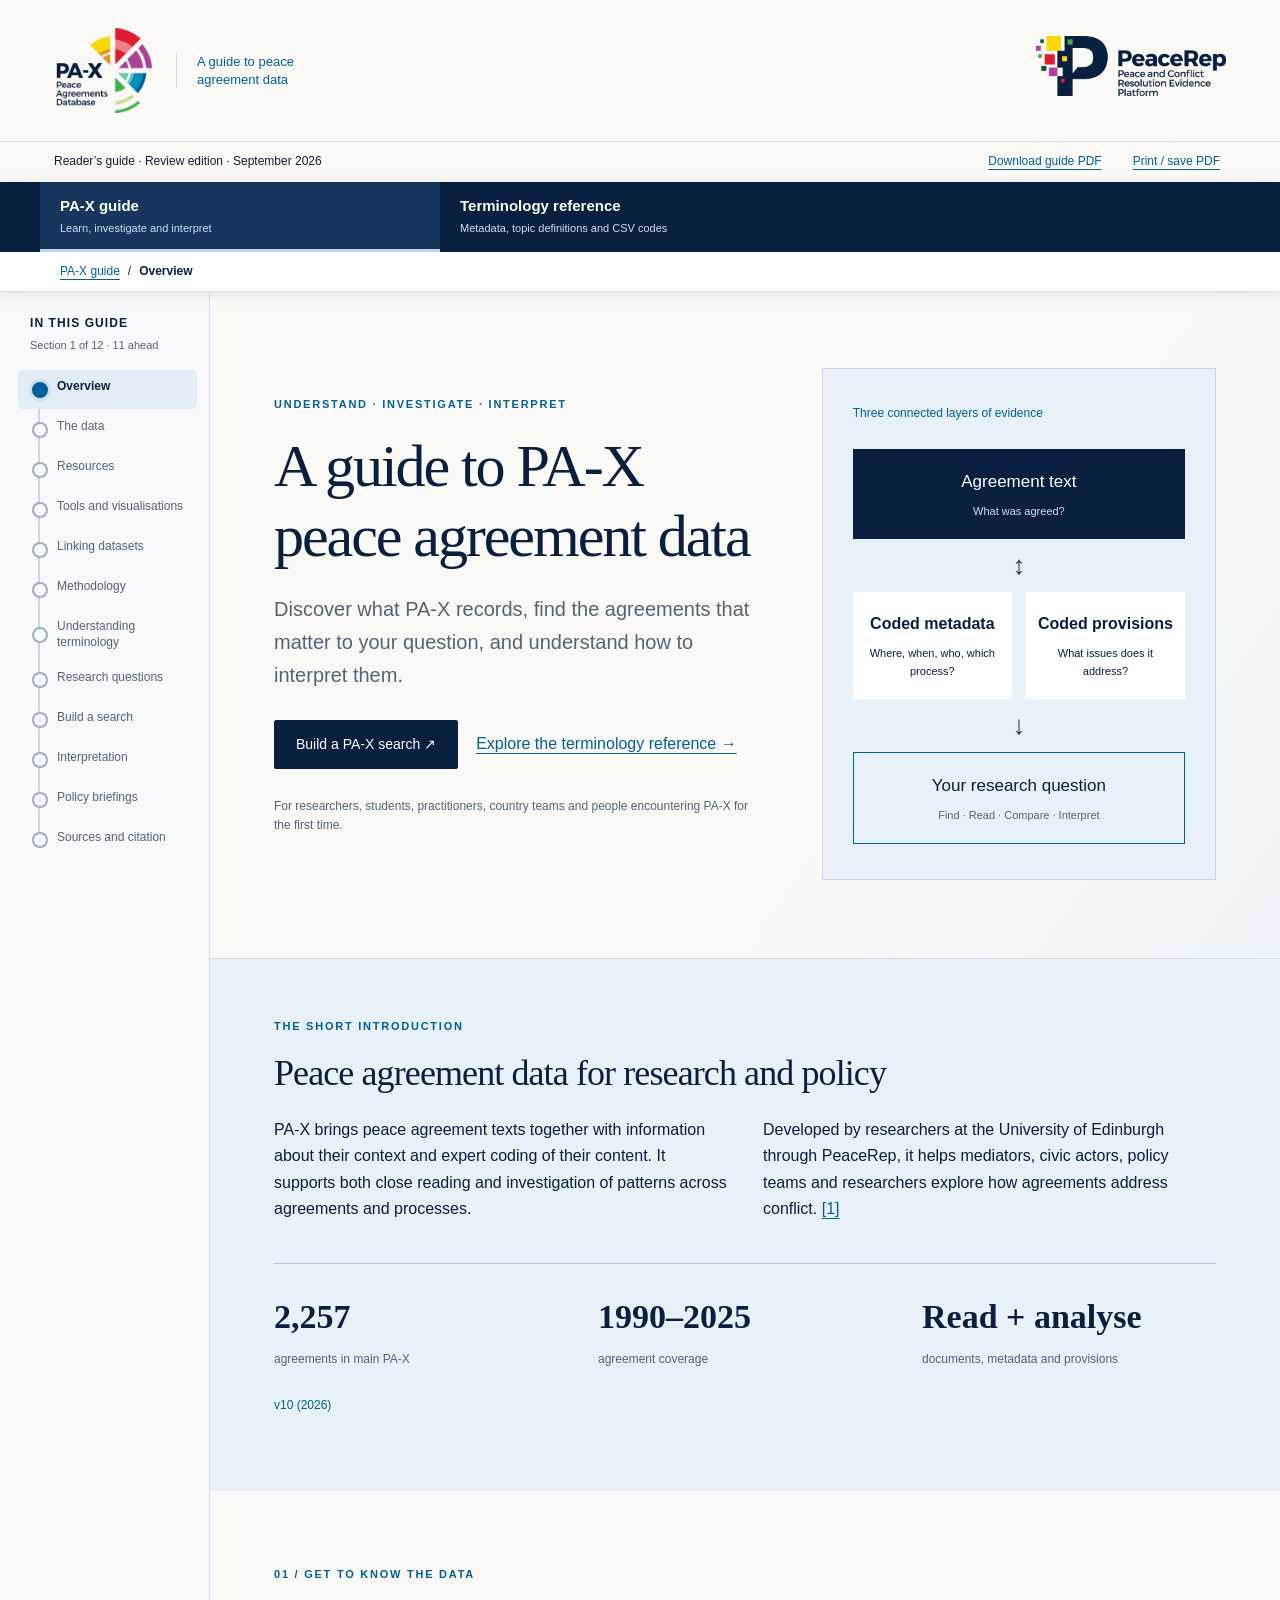
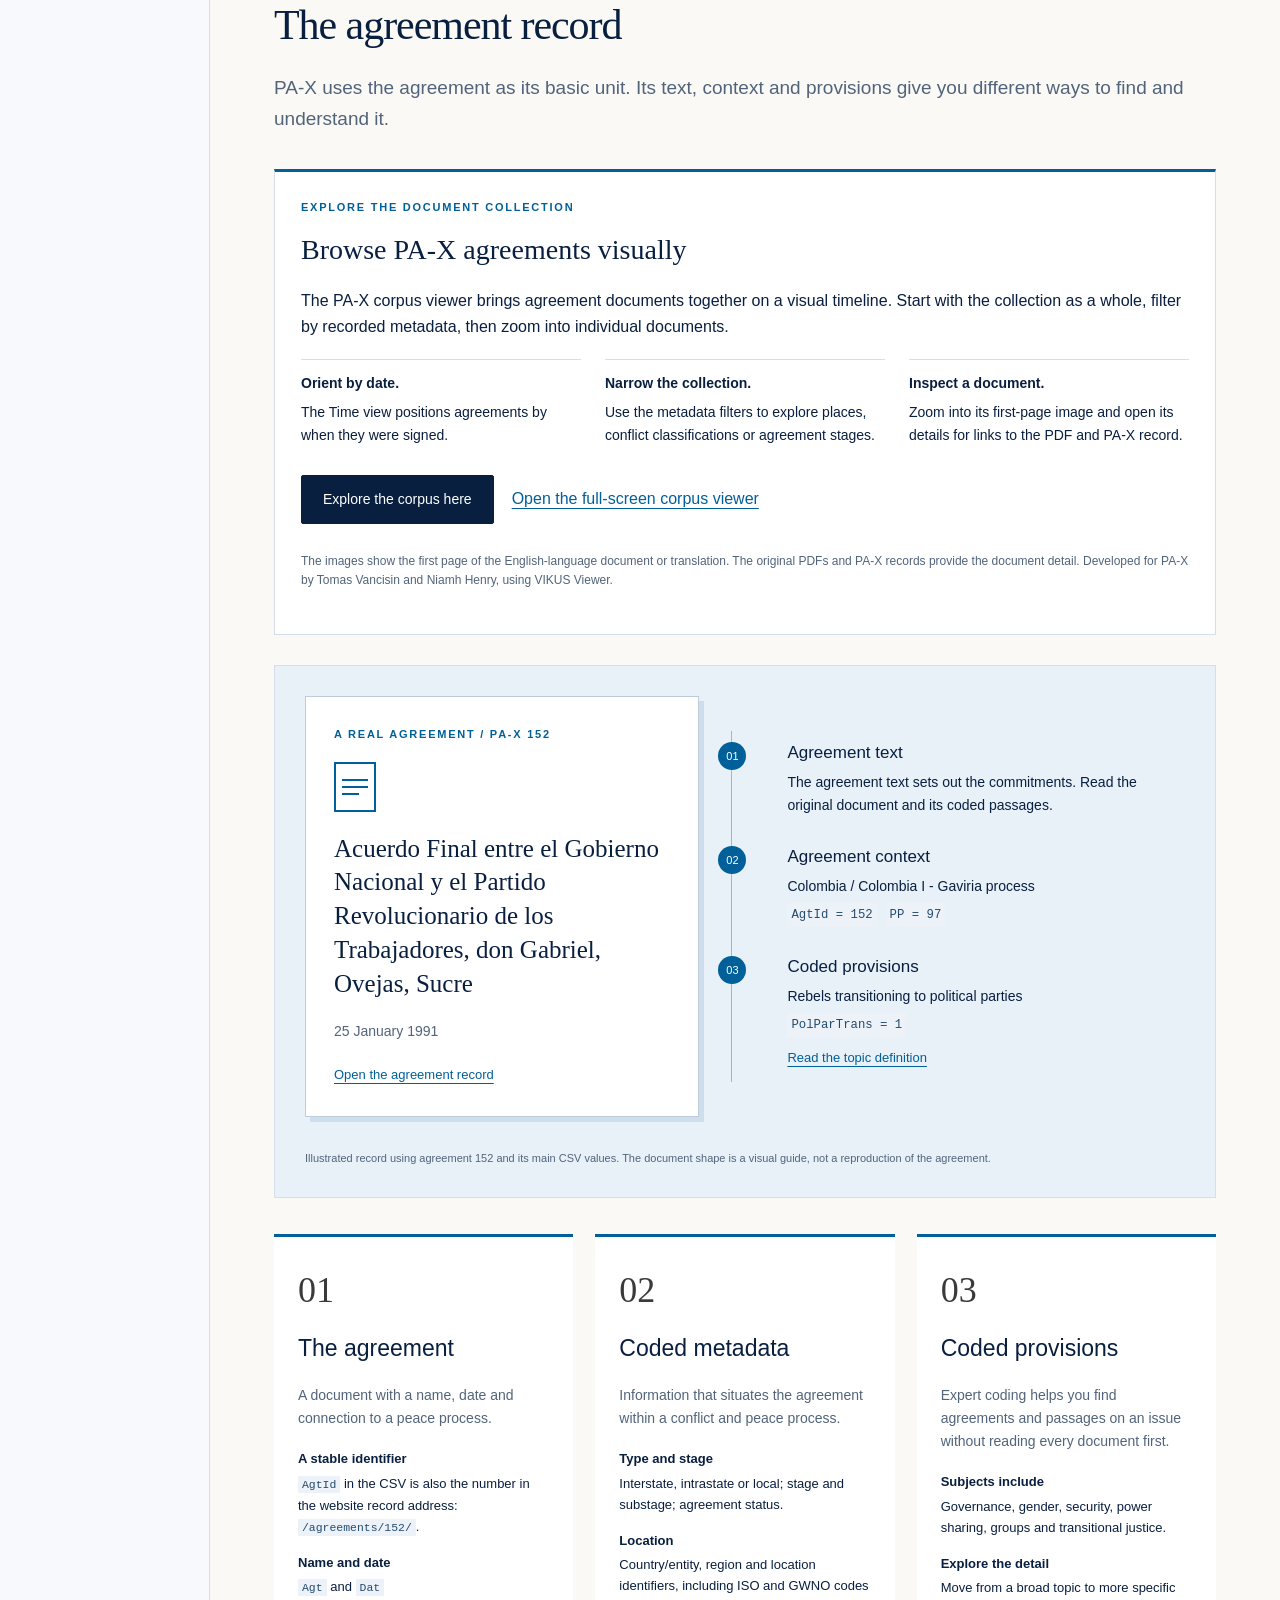
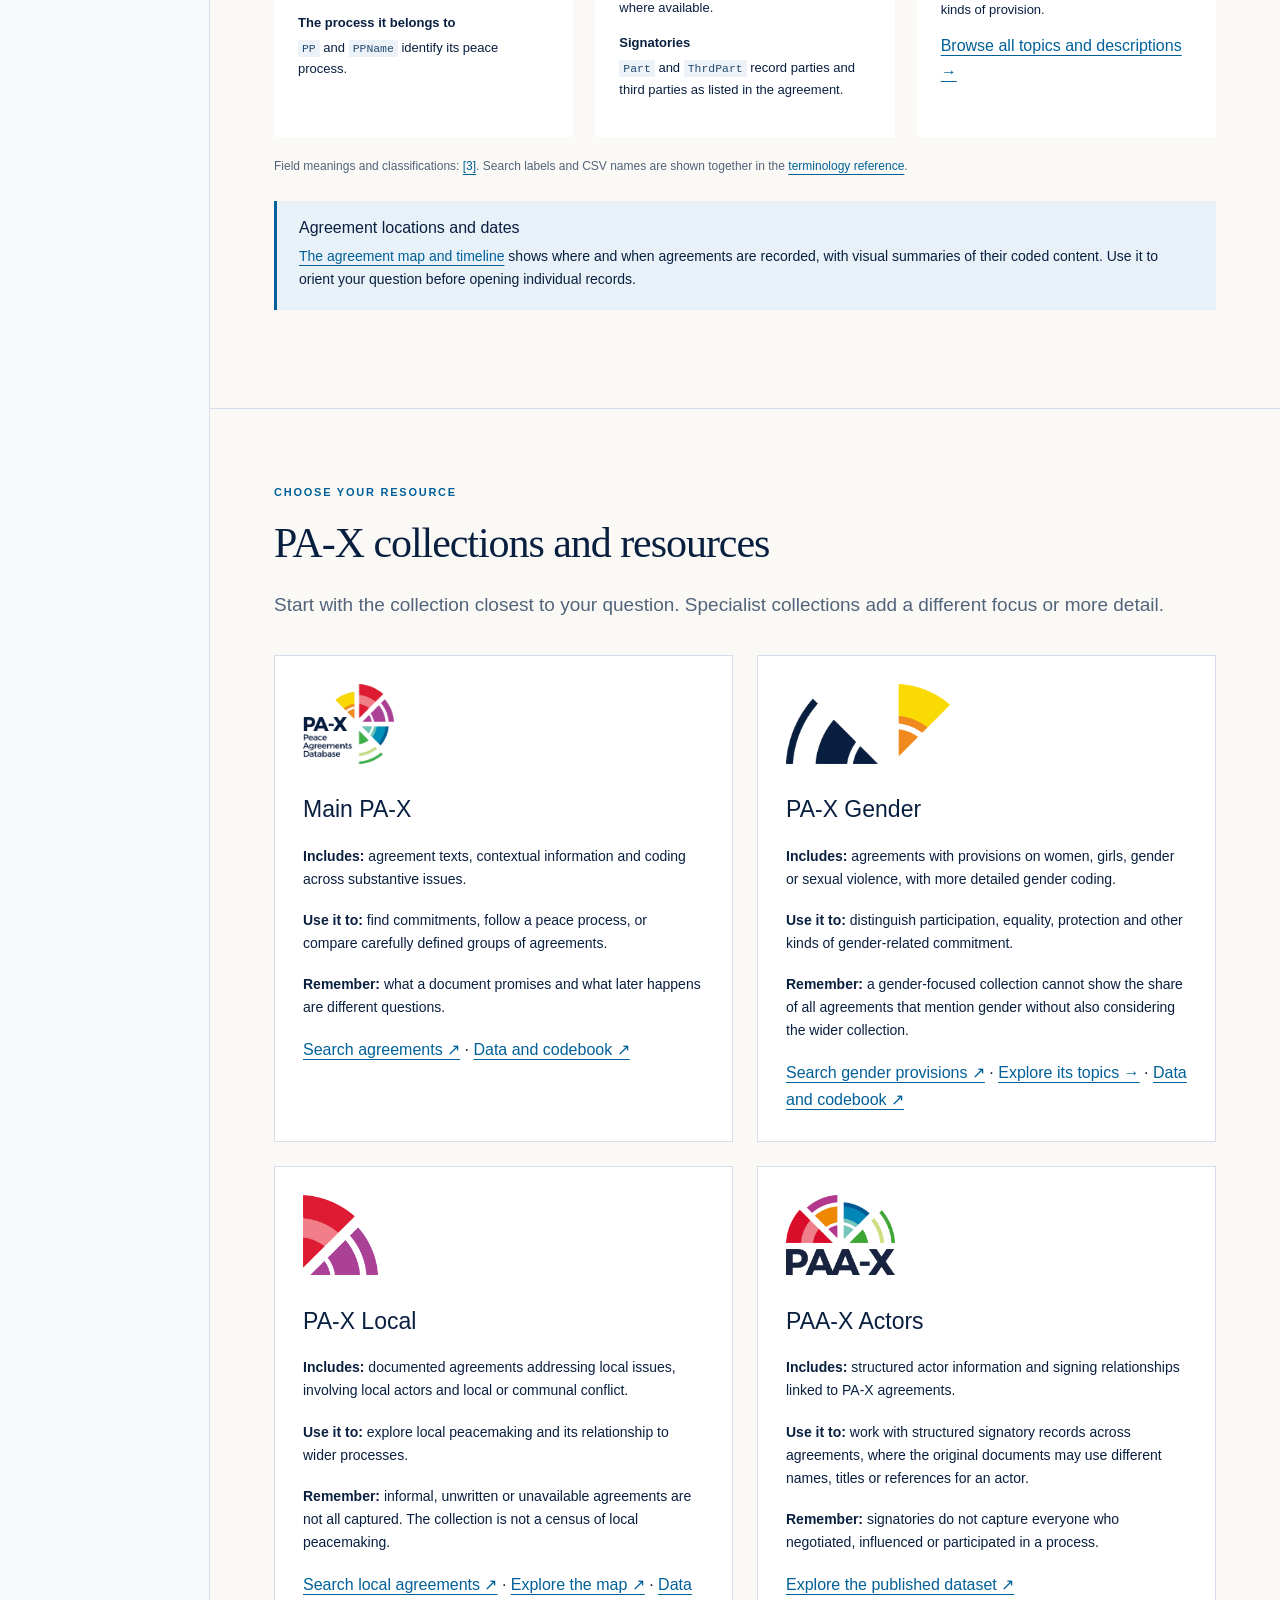
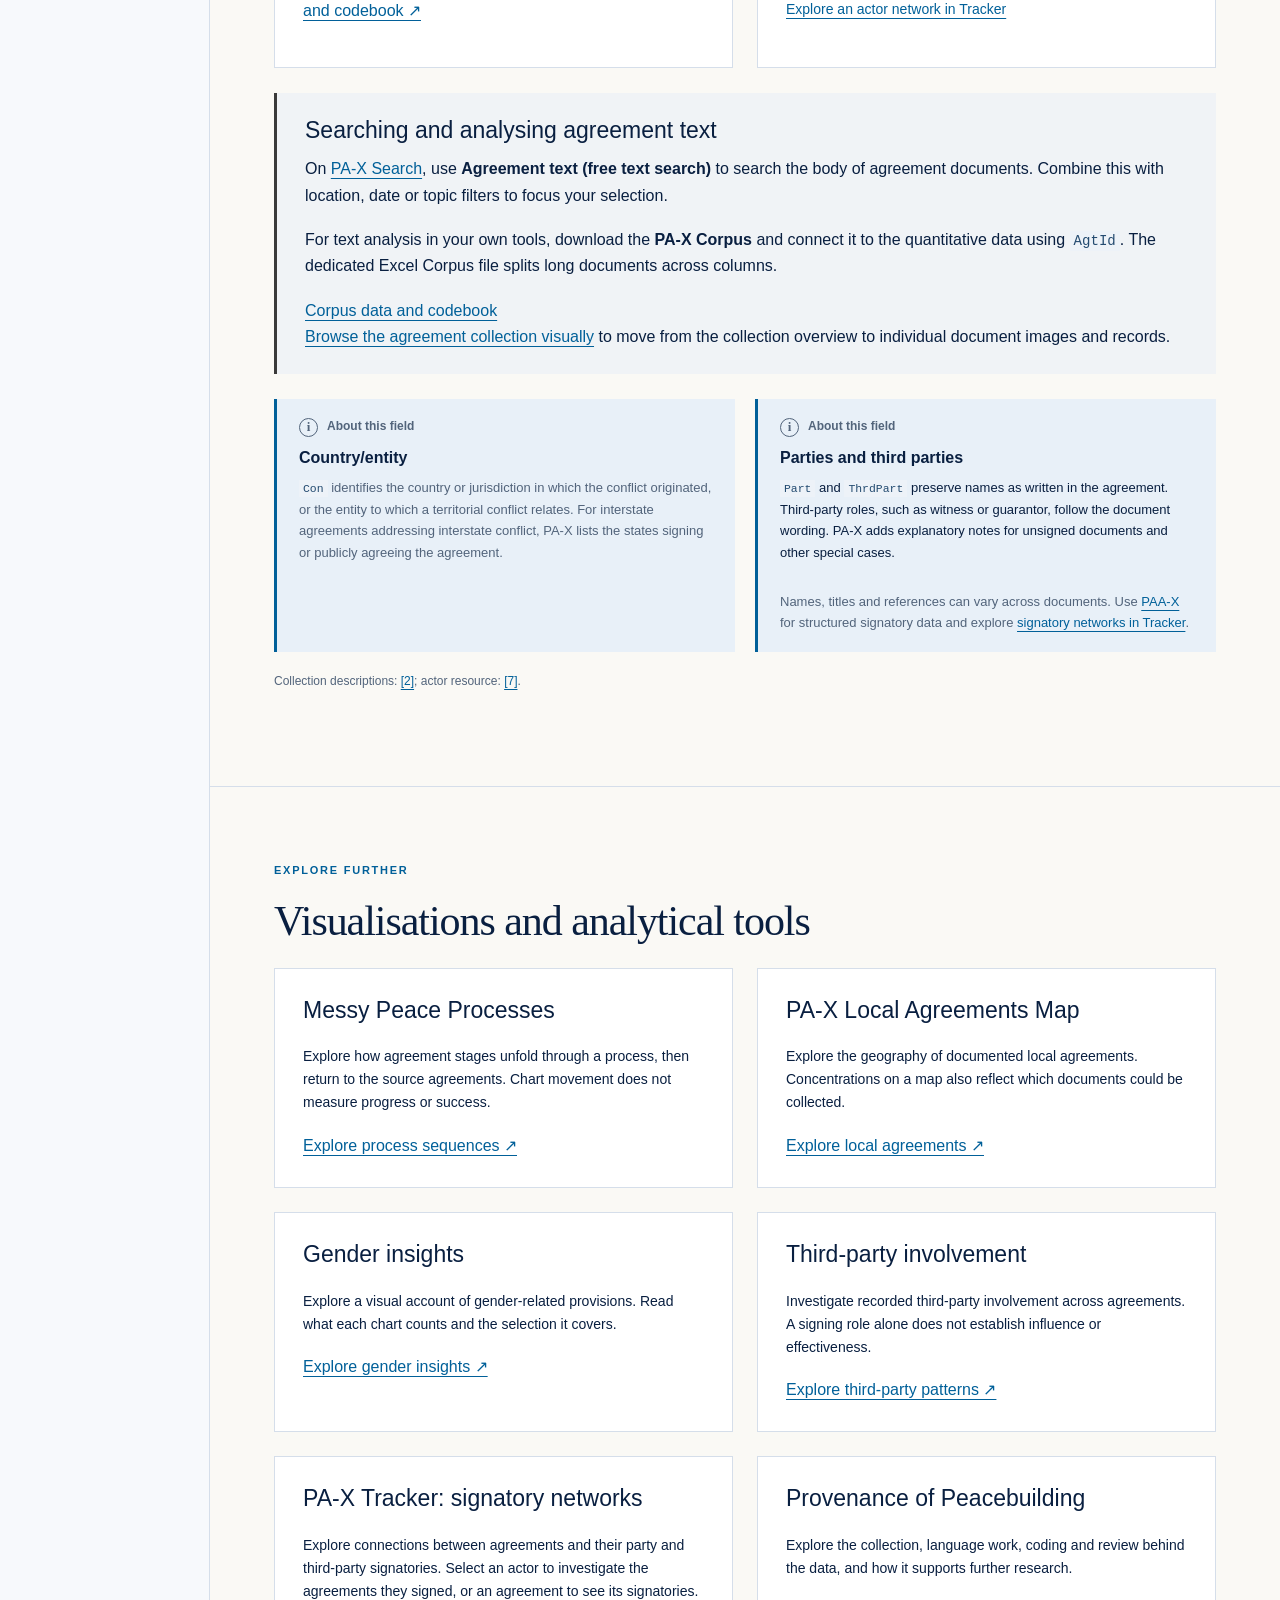
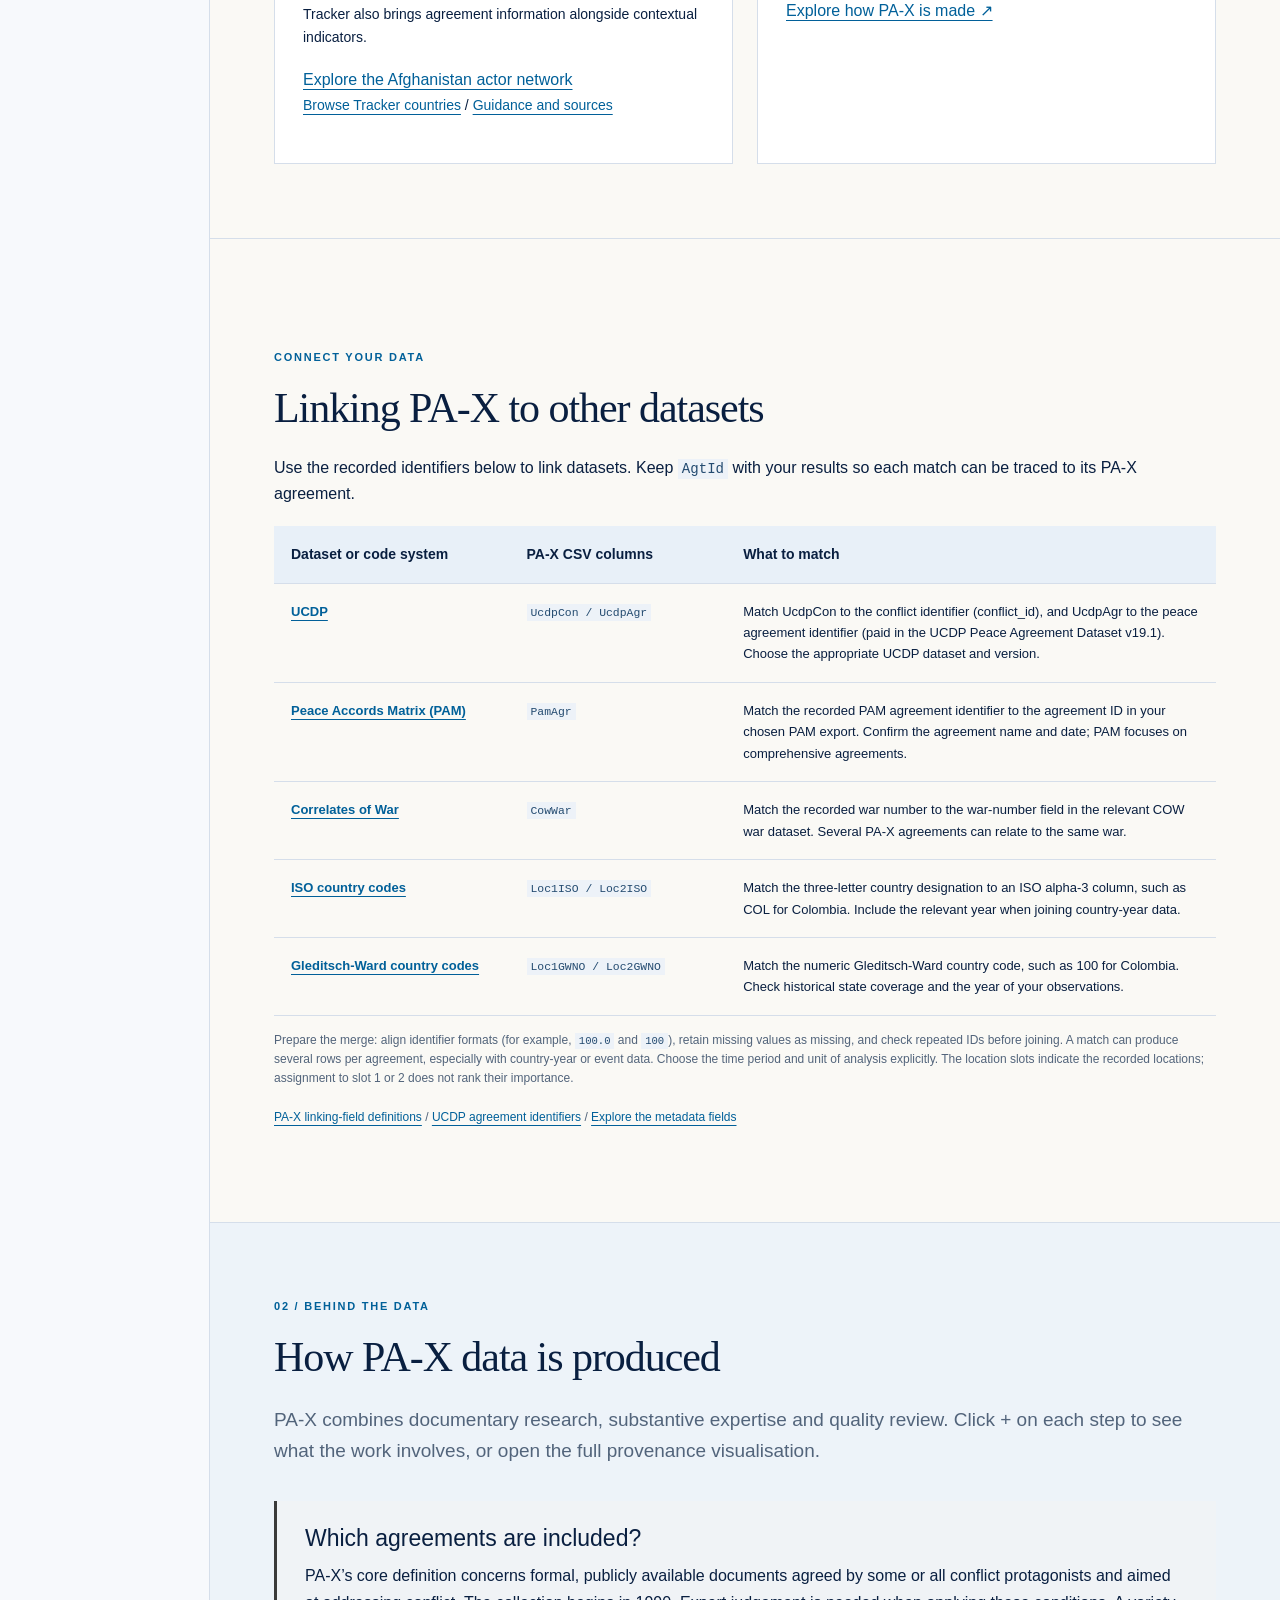
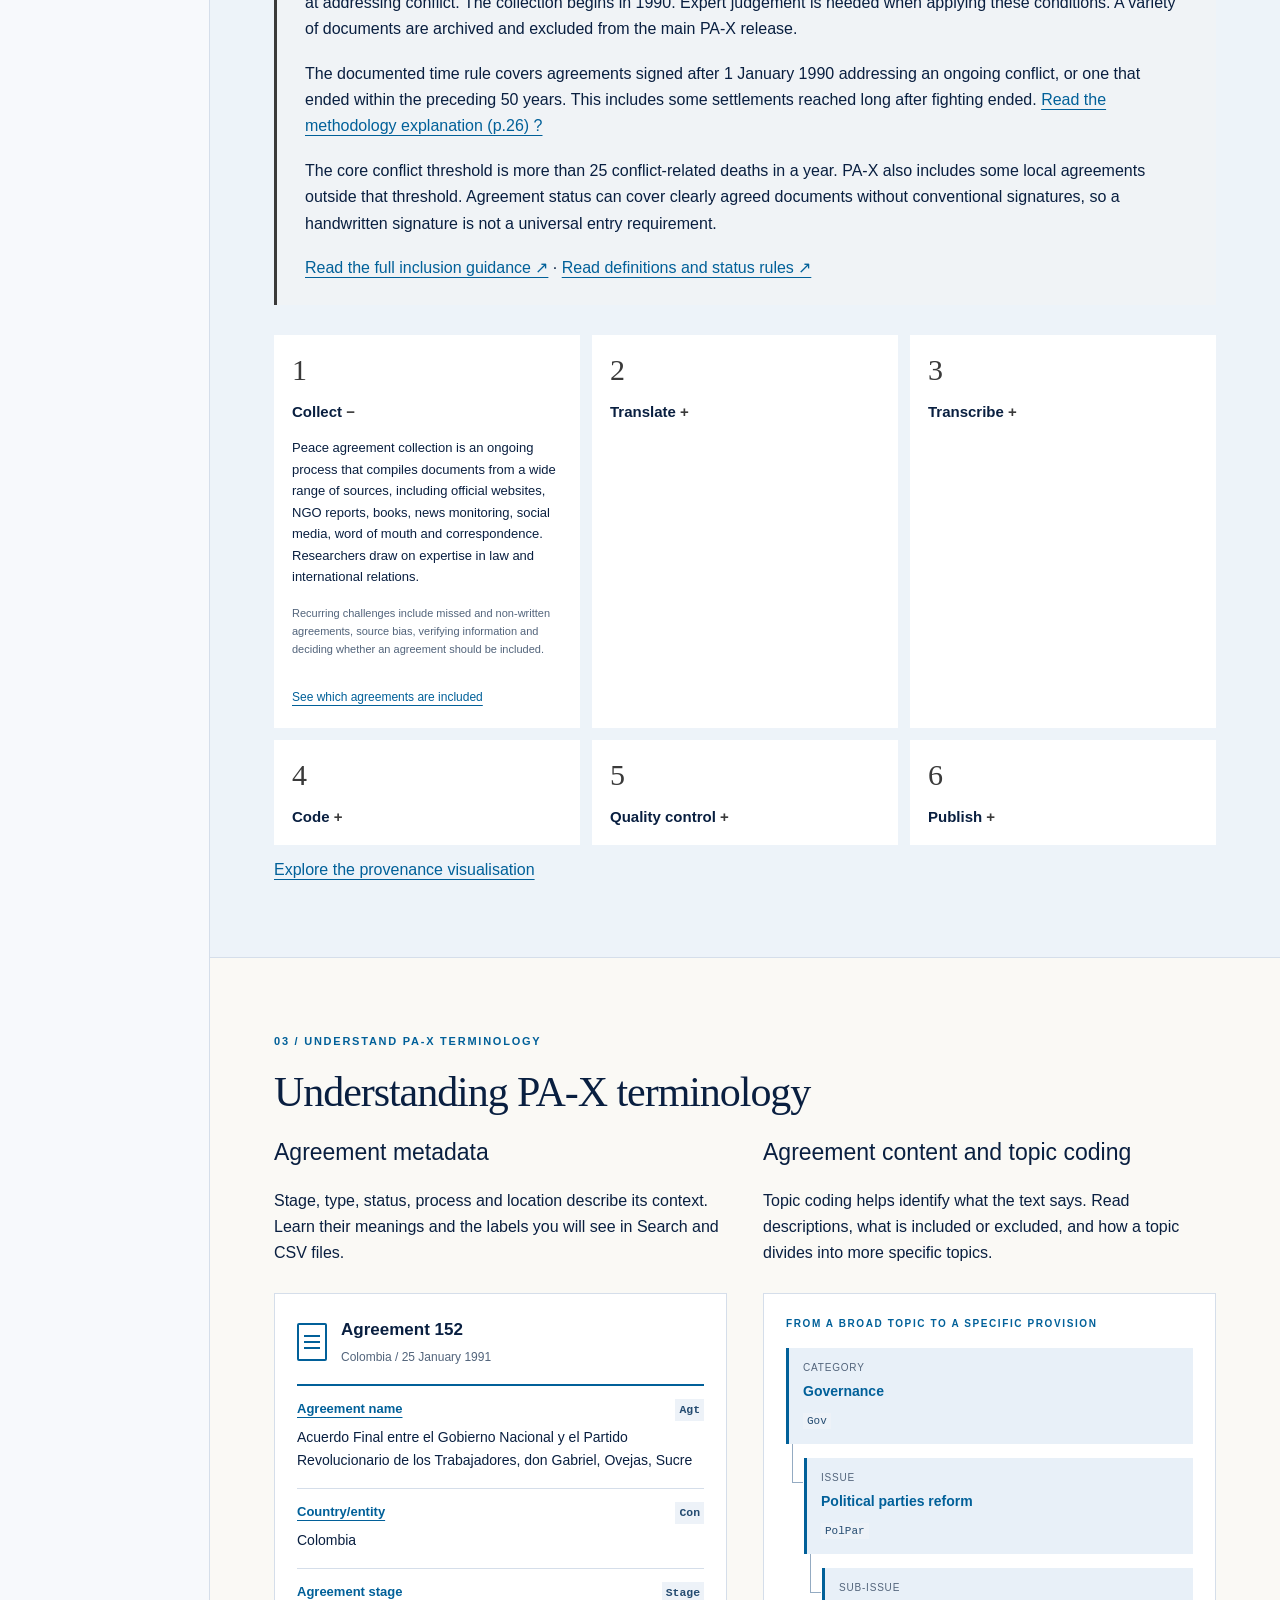
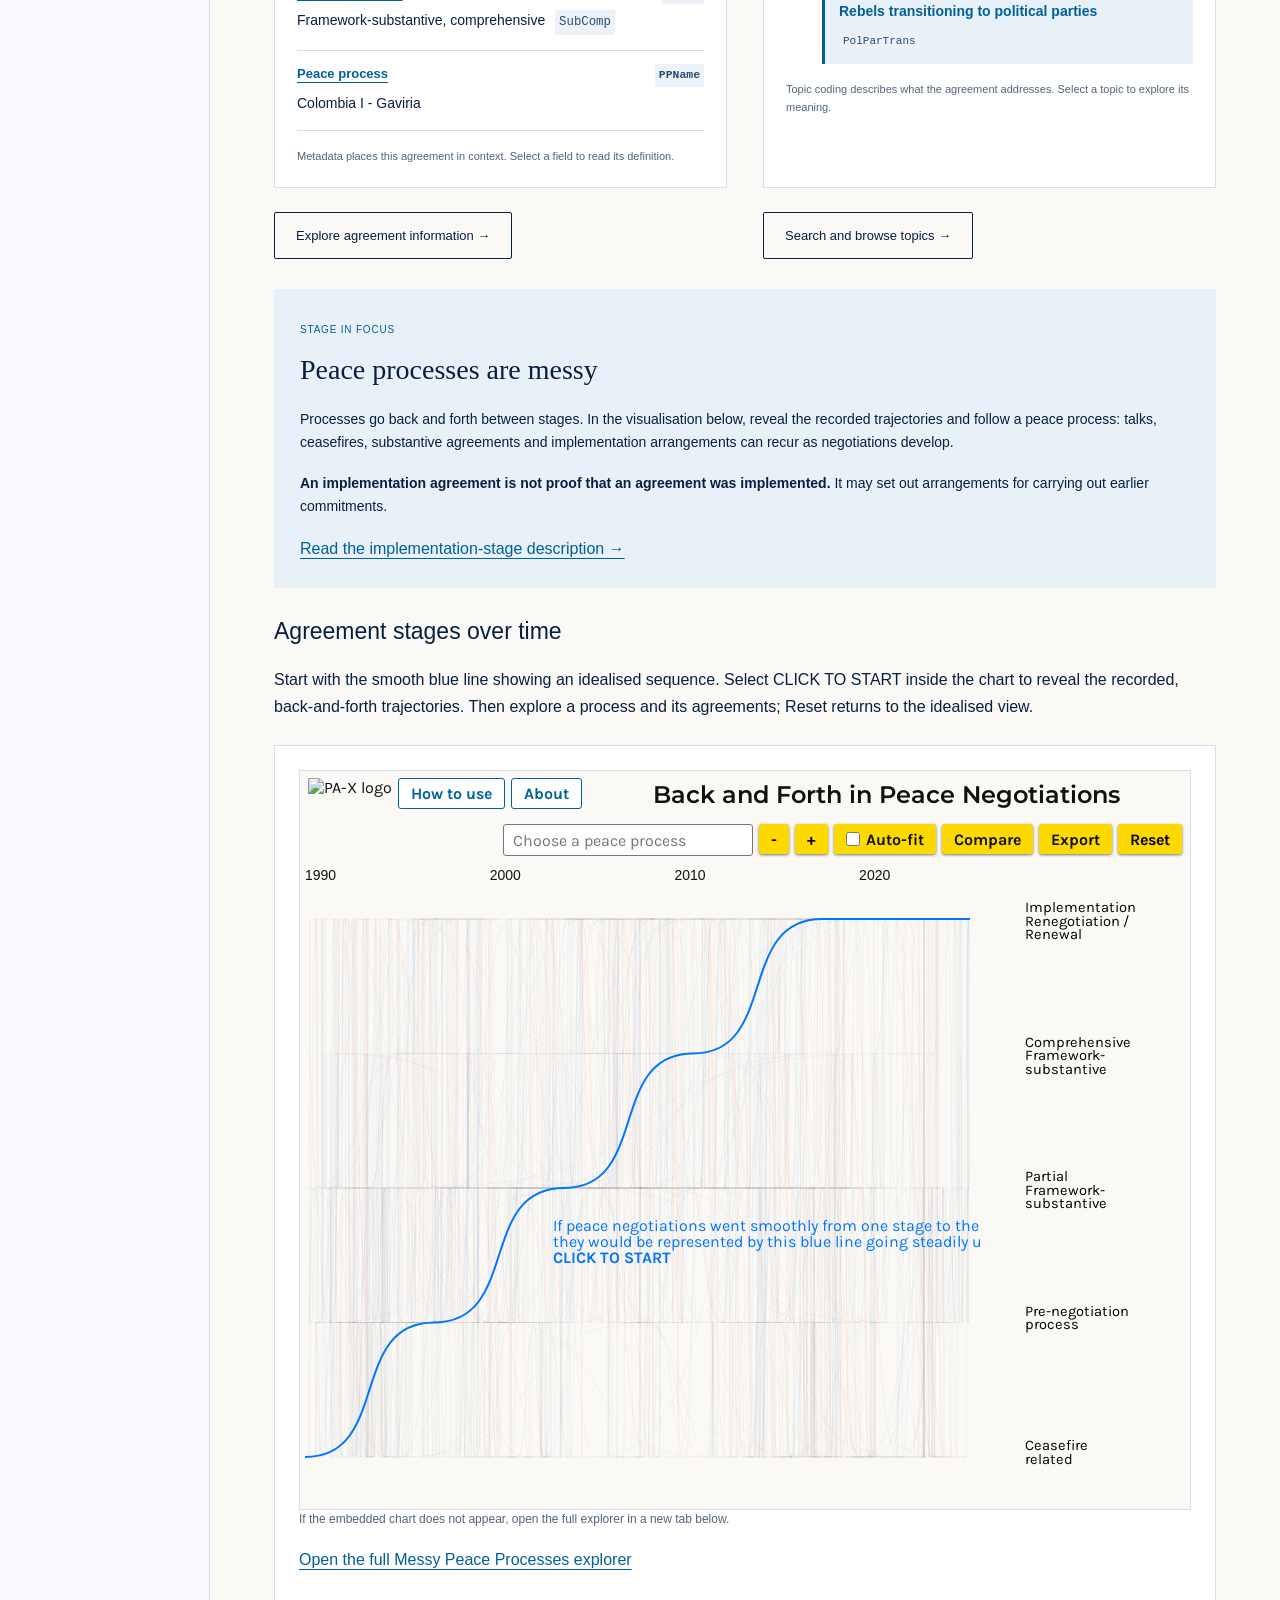
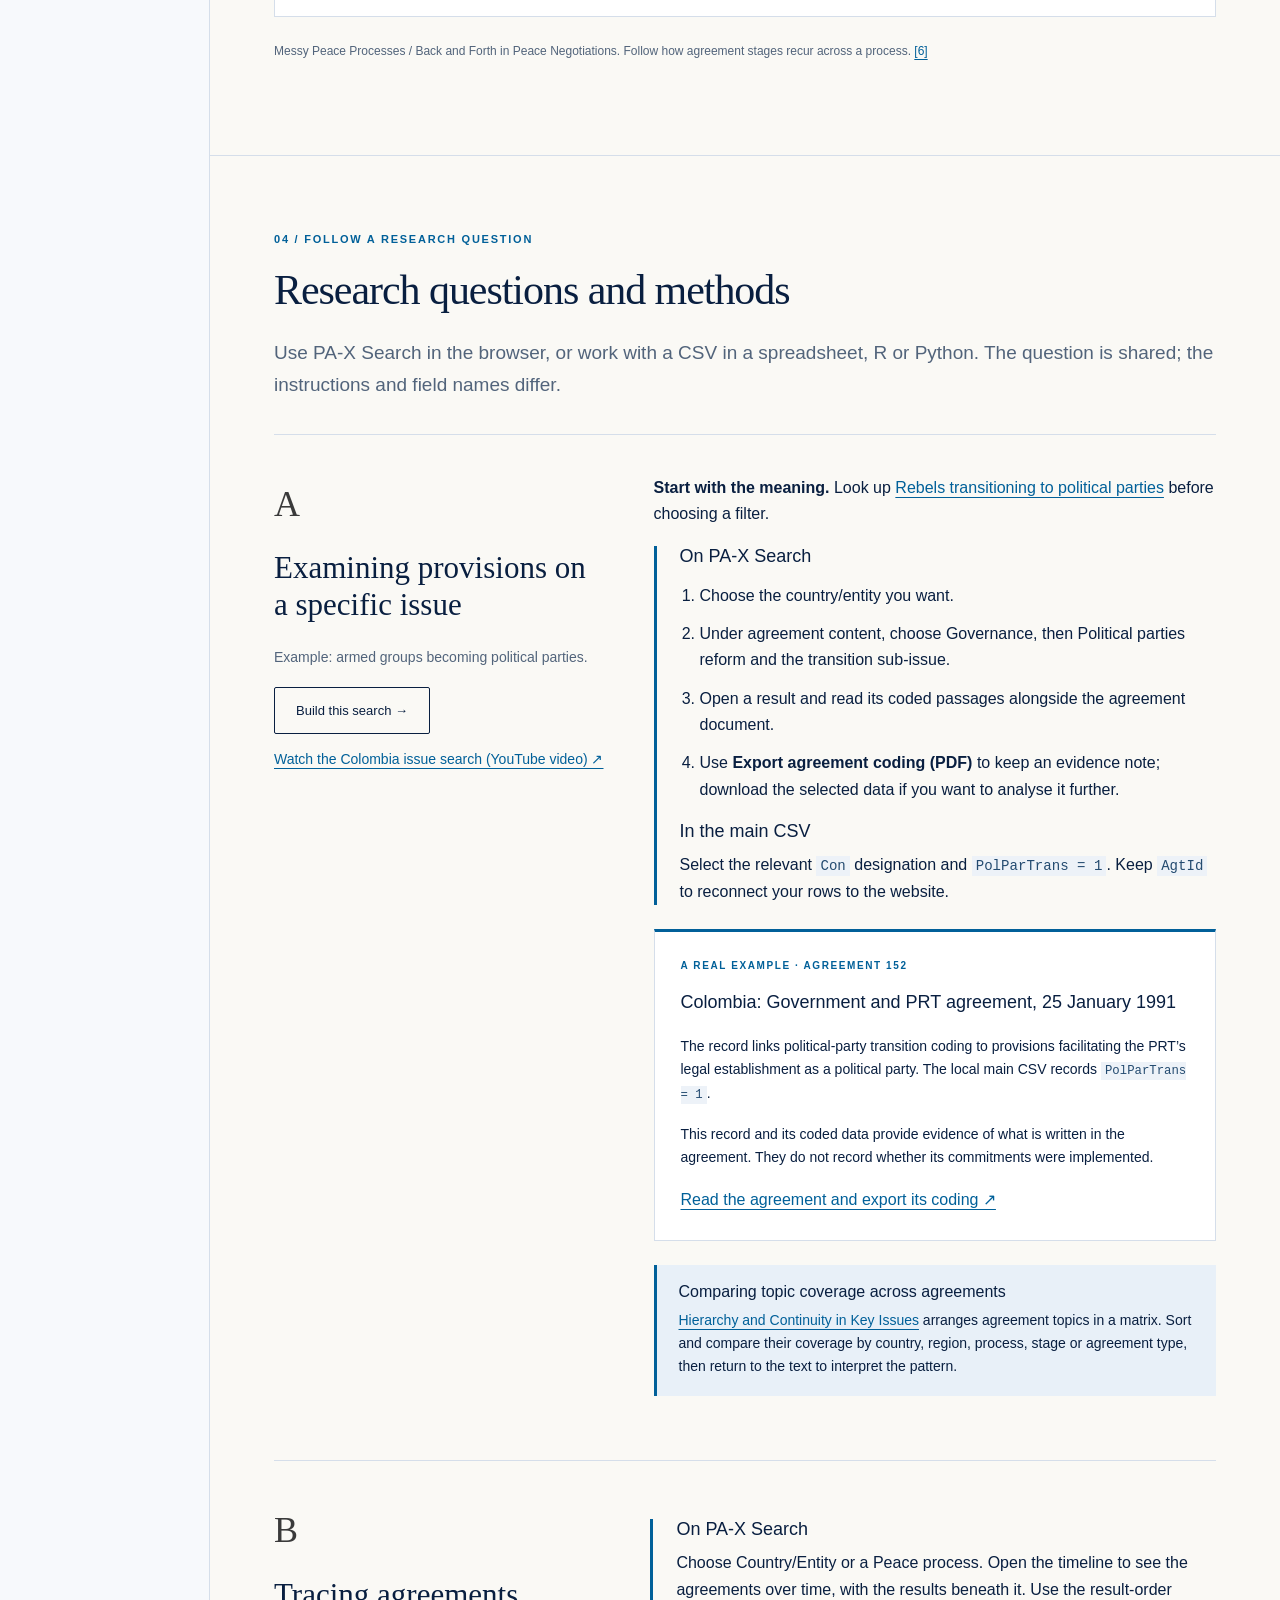
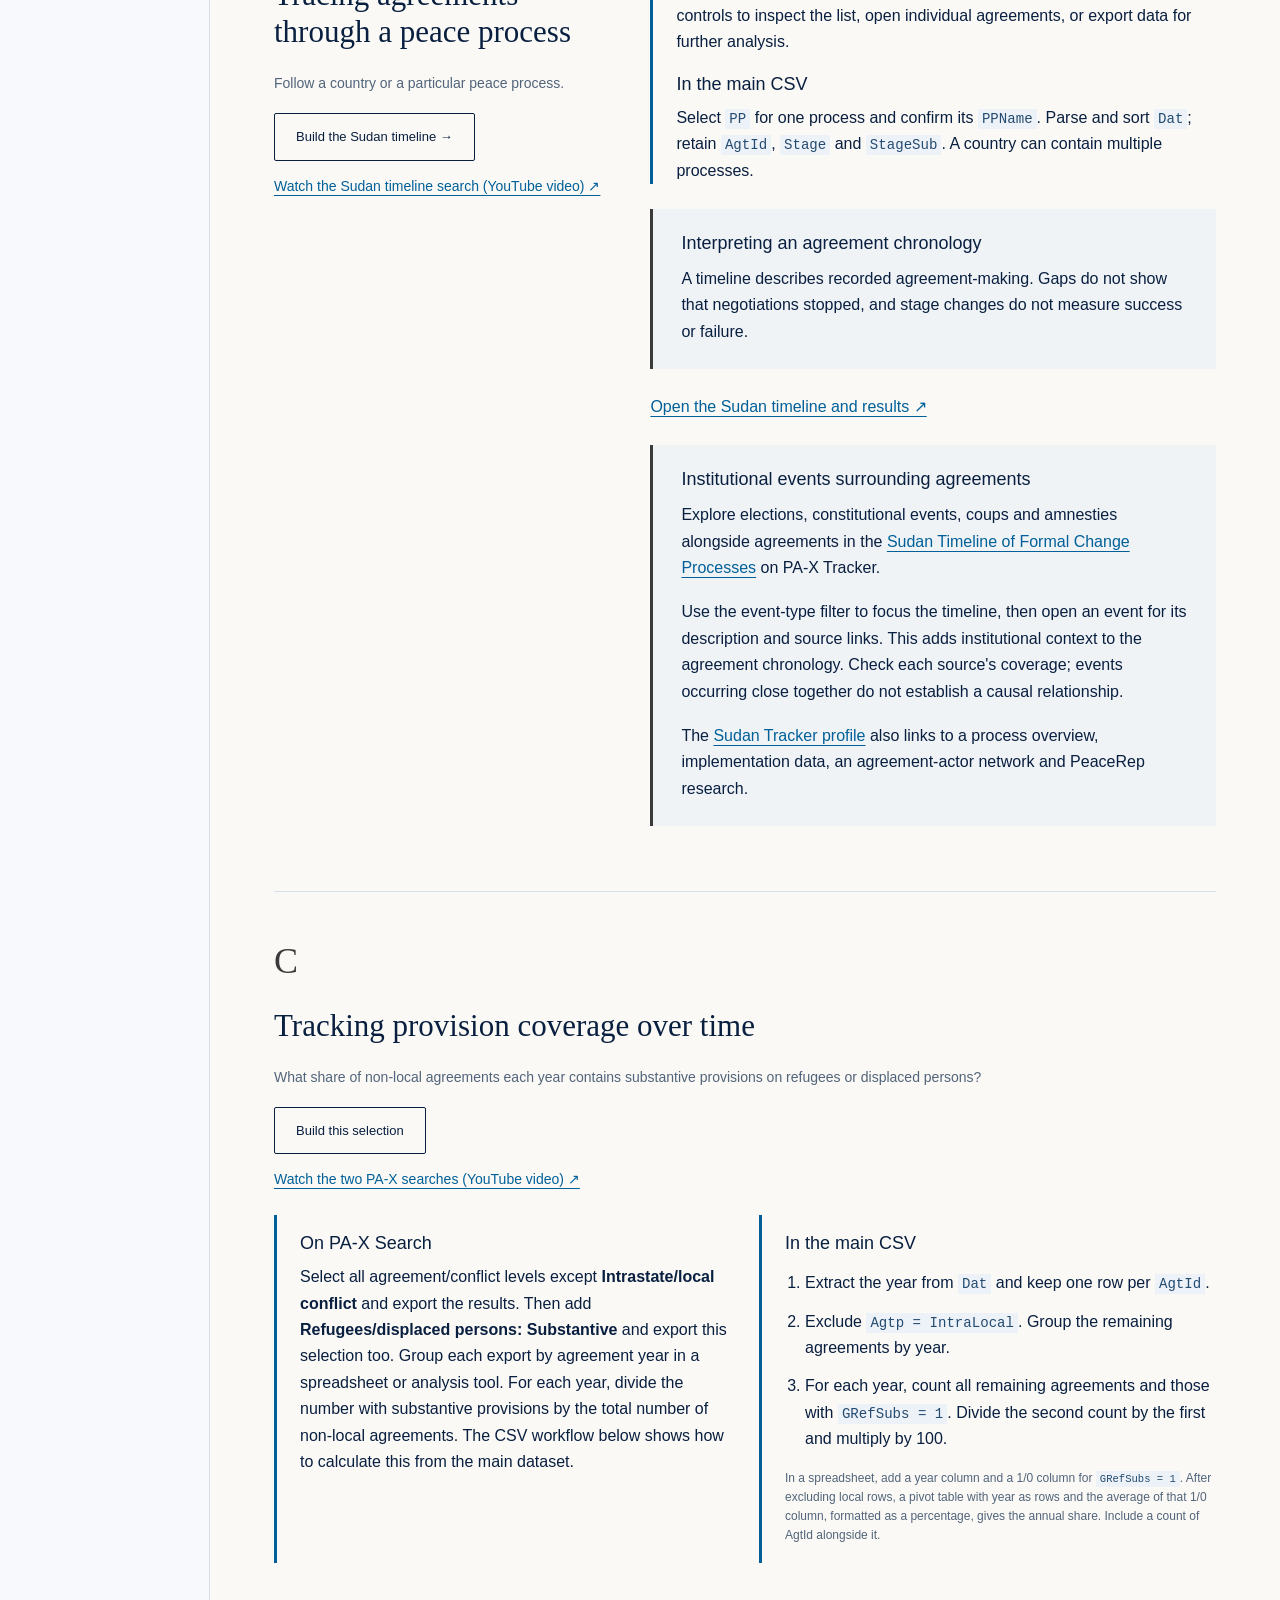
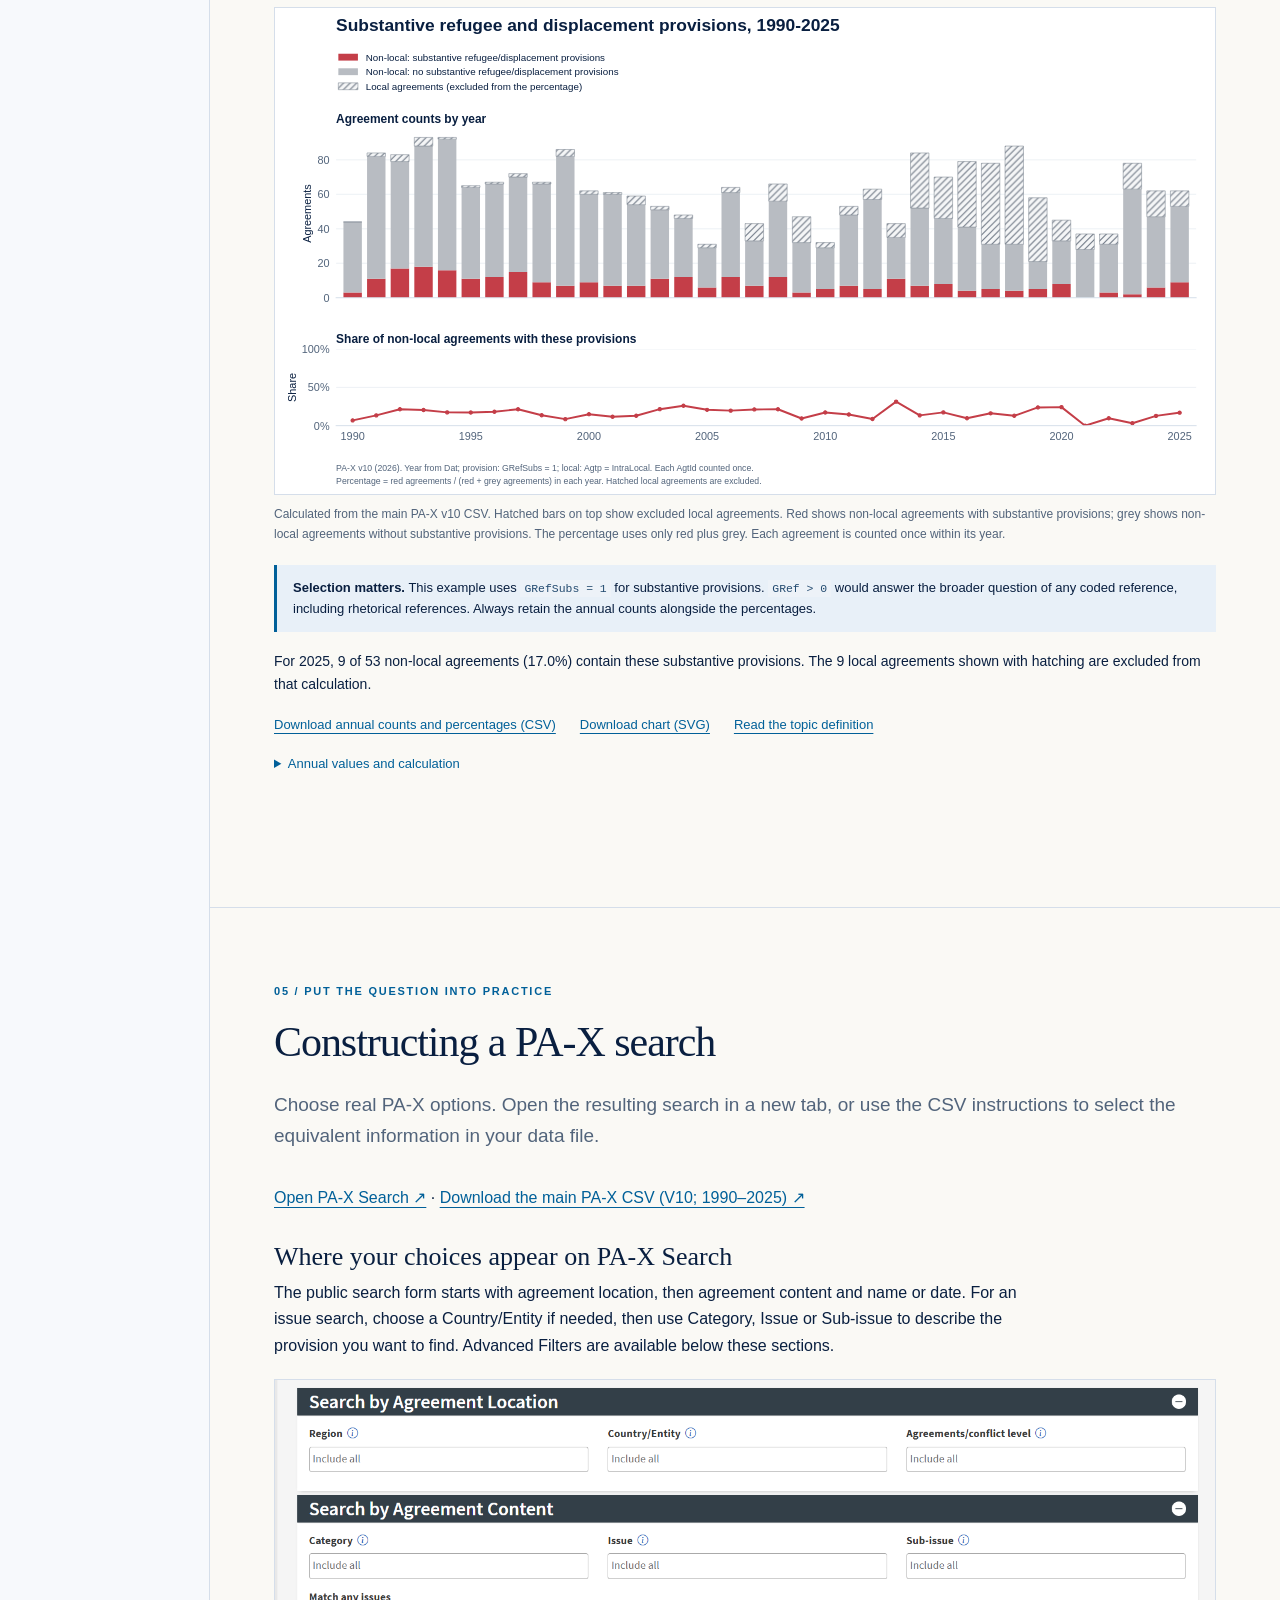
<file: index.html>
<!DOCTYPE html>

<html lang="en"><head><meta charset="utf-8"/><meta content="width=device-width,initial-scale=1" name="viewport"/><title>PA-X | Guide to peace agreement data</title><link href="guide.css" rel="stylesheet"/><script defer="" src="assets/guide-data.js"></script><script defer="" src="public-guide.js"></script><link href="assets/pax-circle-icon.ico" rel="icon" type="image/x-icon"/><link href="assets/pax-circle-icon.png" rel="icon" type="image/png"/></head><body><a class="skip" href="#main">Skip to content</a><header class="masthead"><a class="brand" href="index.html"><img alt="PA-X" src="assets/pax-brand.png"/><span>A guide to peace agreement data</span></a><a href="https://peacerep.org/" rel="noopener noreferrer" target="_blank"><img alt="PeaceRep" class="peacerep" src="assets/peacerep-brand.png"/></a></header><div class="utility"><span>Reader’s guide · Review edition · September 2026</span><div><a href="exports/PA-X-guide.pdf" rel="noopener noreferrer" target="_blank">Download guide PDF</a><button id="print" type="button">Print / save PDF</button></div></div><div class="navigation-shell"><nav aria-label="Main navigation" class="nav site-navigation"><a aria-current="page" data-page="guide" href="index.html"><strong>PA-X guide</strong><small>Learn, investigate and interpret</small></a><a data-page="reference" href="terminology.html"><strong>Terminology reference</strong><small>Metadata, topic definitions and CSV codes</small></a></nav><div class="page-context"><nav aria-label="Breadcrumb" class="breadcrumbs"><a href="index.html">PA-X guide</a><span aria-hidden="true">/</span><span aria-current="location" id="current-section">Overview</span></nav><details class="page-contents"><summary>Sections</summary><nav aria-label="Guide sections"><a data-section="start" href="#start">Overview</a><a data-section="data" href="#data">The data</a><a data-section="resources" href="#resources">Resources</a><a data-section="tools" href="#tools">Tools and visualisations</a><a data-section="linking-data" href="#linking-data">Linking datasets</a><a data-section="making" href="#making">Methodology</a><a data-section="concepts" href="#concepts">Understanding terminology</a><a data-section="questions" href="#questions">Research questions</a><a data-section="planner" href="#planner">Build a search</a><a data-section="interpret" href="#interpret">Interpretation</a><a data-section="briefing" href="#briefing">Policy briefings</a><a data-section="sources" href="#sources">Sources and citation</a></nav></details></div></div><div class="guide-layout"><aside class="section-rail"><div class="rail-sticky"><p class="rail-title">In this guide</p><p class="rail-progress" id="rail-progress">Section 1 of 12</p><nav aria-label="Guide sections" class="rail-nav"><a data-section="start" href="#start">Overview</a><a data-section="data" href="#data">The data</a><a data-section="resources" href="#resources">Resources</a><a data-section="tools" href="#tools">Tools and visualisations</a><a data-section="linking-data" href="#linking-data">Linking datasets</a><a data-section="making" href="#making">Methodology</a><a data-section="concepts" href="#concepts">Understanding terminology</a><a data-section="questions" href="#questions">Research questions</a><a data-section="planner" href="#planner">Build a search</a><a data-section="interpret" href="#interpret">Interpretation</a><a data-section="briefing" href="#briefing">Policy briefings</a><a data-section="sources" href="#sources">Sources and citation</a></nav></div></aside><main id="main"><section class="hero chapter" id="start"><div><p class="eyebrow">Understand · Investigate · Interpret</p><h1>A guide to PA-X peace agreement data</h1><p class="lead">Discover what PA-X records, find the agreements that matter to your question, and understand how to interpret them.</p><div class="actions"><a class="button" href="#planner">Build a PA-X search ↗</a><a href="terminology.html">Explore the terminology reference →</a></div><p class="small">For researchers, students, practitioners, country teams and people encountering PA-X for the first time.</p></div><div class="hero-diagram"><p class="diagram-kicker">Three connected layers of evidence</p><div class="diagram-node">Agreement text<small>What was agreed?</small></div><div aria-hidden="true" class="connector">↕</div><div class="diagram-pair"><div>Coded metadata<small>Where, when, who, which process?</small></div><div>Coded provisions<small>What issues does it address?</small></div></div><div aria-hidden="true" class="connector">↓</div><div class="diagram-node outline">Your research question<small>Find · Read · Compare · Interpret</small></div></div></section>
<section class="intro-band"><p class="eyebrow">The short introduction</p><h2>Peace agreement data for research and policy</h2><div class="columns"><p>PA-X brings peace agreement texts together with information about their context and expert coding of their content. It supports both close reading and investigation of patterns across agreements and processes.</p><p>Developed by researchers at the University of Edinburgh through PeaceRep, it helps mediators, civic actors, policy teams and researchers explore how agreements address conflict. <a href="#s-about">[1]</a></p></div><div class="stats"><div><strong>2,257</strong><span>agreements in main PA-X</span></div><div><strong>1990–2025</strong><span>agreement coverage</span></div><div><strong>Read + analyse</strong><span>documents, metadata and provisions</span></div></div><p class="small">v10 (2026)</p></section><section class="chapter" id="data"><p class="eyebrow">01 / Get to know the data</p><h2>The agreement record</h2><p class="section-lead">PA-X uses the agreement as its basic unit. Its text, context and provisions give you different ways to find and understand it.</p><aside class="corpus-explorer" id="corpus-explorer"><p class="eyebrow">Explore the document collection</p><h3>Browse PA-X agreements visually</h3><p>The PA-X corpus viewer brings agreement documents together on a visual timeline. Start with the collection as a whole, filter by recorded metadata, then zoom into individual documents.</p><ol class="corpus-steps"><li><strong>Orient by date.</strong> The Time view positions agreements by when they were signed.</li><li><strong>Narrow the collection.</strong> Use the metadata filters to explore places, conflict classifications or agreement stages.</li><li><strong>Inspect a document.</strong> Zoom into its first-page image and open its details for links to the PDF and PA-X record.</li></ol><div class="actions"><button aria-controls="corpus-viewer-host" aria-expanded="false" class="button" id="load-corpus-viewer" type="button">Explore the corpus here</button><a href="https://peacerep.github.io/peacerep_vikus/#" rel="noopener noreferrer" target="_blank">Open the full-screen corpus viewer</a></div><div class="no-print" id="corpus-viewer-host"></div><p class="small">The images show the first page of the English-language document or translation. The original PDFs and PA-X records provide the document detail. Developed for PA-X by Tomas Vancisin and Niamh Henry, using VIKUS Viewer.</p><p class="corpus-print-link">Explore online: <a href="https://peacerep.github.io/peacerep_vikus/" rel="noopener noreferrer" target="_blank">PA-X corpus viewer</a>.</p></aside><figure class="agreement-visual"><div class="record-paper"><p class="eyebrow">A real agreement / PA-X 152</p><div aria-hidden="true" class="document-symbol"><span></span><span></span><span></span></div><h3>Acuerdo Final entre el Gobierno Nacional y el Partido Revolucionario de los Trabajadores, don Gabriel, Ovejas, Sucre</h3><p class="record-date">25 January 1991</p><a href="https://www.peaceagreements.org/agreements/152/" rel="noopener noreferrer" target="_blank">Open the agreement record</a></div><div class="record-connections"><div><span class="record-marker">01</span><h4>Agreement text</h4><p>The agreement text sets out the commitments. Read the original document and its coded passages.</p></div><div><span class="record-marker">02</span><h4>Agreement context</h4><p>Colombia / Colombia I - Gaviria process<br/><code>AgtId = 152</code> <code>PP = 97</code></p></div><div><span class="record-marker">03</span><h4>Coded provisions</h4><p>Rebels transitioning to political parties<br/><code>PolParTrans = 1</code></p><a href="terminology.html?term=PolParTrans#topics">Read the topic definition</a></div></div><figcaption>Illustrated record using agreement 152 and its main CSV values. The document shape is a visual guide, not a reproduction of the agreement.</figcaption></figure><div class="data-map"><article><span class="number">01</span><h3>The agreement</h3><p>A document with a name, date and connection to a peace process.</p><dl><dt>A stable identifier</dt><dd><code>AgtId</code> in the CSV is also the number in the website record address: <code>/agreements/152/</code>.</dd><dt>Name and date</dt><dd><code>Agt</code> and <code>Dat</code></dd><dt>The process it belongs to</dt><dd><code>PP</code> and <code>PPName</code> identify its peace process.</dd></dl></article><article><span class="number">02</span><h3>Coded metadata</h3><p>Information that situates the agreement within a conflict and peace process.</p><dl><dt>Type and stage</dt><dd>Interstate, intrastate or local; stage and substage; agreement status.</dd><dt>Location</dt><dd>Country/entity, region and location identifiers, including ISO and GWNO codes where available.</dd><dt>Signatories</dt><dd><code>Part</code> and <code>ThrdPart</code> record parties and third parties as listed in the agreement.</dd></dl></article><article><span class="number">03</span><h3>Coded provisions</h3><p>Expert coding helps you find agreements and passages on an issue without reading every document first.</p><dl><dt>Subjects include</dt><dd>Governance, gender, security, power sharing, groups and transitional justice.</dd><dt>Explore the detail</dt><dd>Move from a broad topic to more specific kinds of provision.</dd></dl><a href="terminology.html#topics">Browse all topics and descriptions →</a></article></div><p class="source-line">Field meanings and classifications: <a href="#s-codebook">[3]</a>. Search labels and CSV names are shown together in the <a href="terminology.html#metadata">terminology reference</a>.</p><aside class="resource-next"><h4>Agreement locations and dates</h4><p><a href="https://www.peaceagreements.org/visualizations/agreements-process-map/" rel="noopener noreferrer" target="_blank">The agreement map and timeline</a> shows where and when agreements are recorded, with visual summaries of their coded content. Use it to orient your question before opening individual records.</p></aside>
</section><section class="chapter" id="resources"><p class="eyebrow">Choose your resource</p><h2>PA-X collections and resources</h2><p class="section-lead">Start with the collection closest to your question. Specialist collections add a different focus or more detail.</p><div class="resource-grid">
<article class="resource-card"><img alt="PA-X" src="assets/pax-brand.png"/><h3>Main PA-X</h3><p><strong>Includes:</strong> agreement texts, contextual information and coding across substantive issues.</p><p><strong>Use it to:</strong> find commitments, follow a peace process, or compare carefully defined groups of agreements.</p><p><strong>Remember:</strong> what a document promises and what later happens are different questions.</p><a href="https://www.peaceagreements.org/agreements/search/" rel="noopener noreferrer" target="_blank">Search agreements ↗</a> · <a href="https://www.peaceagreements.org/downloads/#pax" rel="noopener noreferrer" target="_blank">Data and codebook ↗</a></article>
<article class="resource-card"><img alt="PA-X Gender" src="assets/gender-brand.png"/><h3>PA-X Gender</h3><p><strong>Includes:</strong> agreements with provisions on women, girls, gender or sexual violence, with more detailed gender coding.</p><p><strong>Use it to:</strong> distinguish participation, equality, protection and other kinds of gender-related commitment.</p><p><strong>Remember:</strong> a gender-focused collection cannot show the share of all agreements that mention gender without also considering the wider collection.</p><a href="https://www.peaceagreements.org/agreements/wggsearch/" rel="noopener noreferrer" target="_blank">Search gender provisions ↗</a> · <a href="terminology.html?dataset=wgg#topics">Explore its topics →</a> · <a href="https://www.peaceagreements.org/downloads/#pax-gender" rel="noopener noreferrer" target="_blank">Data and codebook ↗</a></article>
<article class="resource-card"><img alt="PA-X Local" src="assets/local-brand.png"/><h3>PA-X Local</h3><p><strong>Includes:</strong> documented agreements addressing local issues, involving local actors and local or communal conflict.</p><p><strong>Use it to:</strong> explore local peacemaking and its relationship to wider processes.</p><p><strong>Remember:</strong> informal, unwritten or unavailable agreements are not all captured. The collection is not a census of local peacemaking.</p><a href="https://www.peaceagreements.org/agreements/lsearch/" rel="noopener noreferrer" target="_blank">Search local agreements ↗</a> · <a href="https://www.peaceagreements.org/visualizations/local-agreements/" rel="noopener noreferrer" target="_blank">Explore the map ↗</a> · <a href="https://www.peaceagreements.org/downloads/#pax-local" rel="noopener noreferrer" target="_blank">Data and codebook ↗</a></article>
<article class="resource-card" id="paax-resource"><img alt="PAA-X" src="assets/paax-brand.png"/><h3>PAA-X Actors</h3><p><strong>Includes:</strong> structured actor information and signing relationships linked to PA-X agreements.</p><p><strong>Use it to:</strong> work with structured signatory records across agreements, where the original documents may use different names, titles or references for an actor.</p><p><strong>Remember:</strong> signatories do not capture everyone who negotiated, influenced or participated in a process.</p><a href="https://datashare.ed.ac.uk/items/8b4b563a-3993-42e1-b867-7d3b67353919" rel="noopener noreferrer" target="_blank">Explore the published dataset ↗</a><p><a href="https://www.peaceagreements.org/tracker/afghanistan/actors/" rel="noopener noreferrer" target="_blank">Explore an actor network in Tracker</a></p></article></div>
<div class="callout"><h3>Searching and analysing agreement text</h3><p>On <a href="https://www.peaceagreements.org/agreements/search/" rel="noopener noreferrer" target="_blank">PA-X Search</a>, use <strong>Agreement text (free text search)</strong> to search the body of agreement documents. Combine this with location, date or topic filters to focus your selection.</p><p>For text analysis in your own tools, download the <strong>PA-X Corpus</strong> and connect it to the quantitative data using <code>AgtId</code>. The dedicated Excel Corpus file splits long documents across columns.</p><a href="https://www.peaceagreements.org/downloads/#pax-corpus" rel="noopener noreferrer" target="_blank">Corpus data and codebook</a><p><a href="#corpus-explorer">Browse the agreement collection visually</a> to move from the collection overview to individual document images and records.</p></div><div class="columns remember-notes"><aside aria-label="Country/entity" class="remember-note"><p class="remember-label"><span aria-hidden="true" class="info-icon">i</span>About this field</p><h3>Country/entity</h3><p><code>Con</code> identifies the country or jurisdiction in which the conflict originated, or the entity to which a territorial conflict relates. For interstate agreements addressing interstate conflict, PA-X lists the states signing or publicly agreeing the agreement.</p></aside><aside aria-label="Parties and third parties" class="remember-note"><p class="remember-label"><span aria-hidden="true" class="info-icon">i</span>About this field</p><h3>Parties and third parties</h3><p><code>Part</code> and <code>ThrdPart</code> preserve names as written in the agreement. Third-party roles, such as witness or guarantor, follow the document wording. PA-X adds explanatory notes for unsigned documents and other special cases.</p><p class="signatory-next">Names, titles and references can vary across documents. Use <a href="#paax-resource">PAA-X</a> for structured signatory data and explore <a href="#tracker-networks">signatory networks in Tracker</a>.</p></aside></div><p class="source-line">Collection descriptions: <a href="#s-downloads">[2]</a>; actor resource: <a href="#s-actors">[7]</a>.</p></section><section class="chapter" id="tools"><p class="eyebrow">Explore further</p><h2>Visualisations and analytical tools</h2><div class="resource-grid"><article class="resource-card"><h3>Messy Peace Processes</h3><p>Explore how agreement stages unfold through a process, then return to the source agreements. Chart movement does not measure progress or success.</p><a href="http://129.215.193.6/" rel="noopener noreferrer" target="_blank">Explore process sequences ↗</a></article><article class="resource-card"><h3>PA-X Local Agreements Map</h3><p>Explore the geography of documented local agreements. Concentrations on a map also reflect which documents could be collected.</p><a href="https://www.peaceagreements.org/visualizations/local-agreements/" rel="noopener noreferrer" target="_blank">Explore local agreements ↗</a></article><article class="resource-card"><h3>Gender insights</h3><p>Explore a visual account of gender-related provisions. Read what each chart counts and the selection it covers.</p><a href="https://www.peaceagreements.org/visualizations/gender-vis/" rel="noopener noreferrer" target="_blank">Explore gender insights ↗</a></article><article class="resource-card"><h3>Third-party involvement</h3><p>Investigate recorded third-party involvement across agreements. A signing role alone does not establish influence or effectiveness.</p><a href="https://www.peaceagreements.org/visualizations/third-party-scroll/" rel="noopener noreferrer" target="_blank">Explore third-party patterns ↗</a></article><article class="resource-card" id="tracker-networks"><h3>PA-X Tracker: signatory networks</h3><p>Explore connections between agreements and their party and third-party signatories. Select an actor to investigate the agreements they signed, or an agreement to see its signatories. Tracker also brings agreement information alongside contextual indicators.</p><a href="https://www.peaceagreements.org/tracker/afghanistan/actors/" rel="noopener noreferrer" target="_blank">Explore the Afghanistan actor network</a><p><a href="https://www.peaceagreements.org/tracker/" rel="noopener noreferrer" target="_blank">Browse Tracker countries</a> / <a href="https://www.peaceagreements.org/about-tracker/" rel="noopener noreferrer" target="_blank">Guidance and sources</a></p></article><article class="resource-card"><h3>Provenance of Peacebuilding</h3><p>Explore the collection, language work, coding and review behind the data, and how it supports further research.</p><a href="https://tvancisin.github.io/provenance/" rel="noopener noreferrer" target="_blank">Explore how PA-X is made ↗</a></article></div></section><section class="chapter interoperability" id="linking-data"><p class="eyebrow">Connect your data</p><h2>Linking PA-X to other datasets</h2><p>Use the recorded identifiers below to link datasets. Keep <code>AgtId</code> with your results so each match can be traced to its PA-X agreement.</p><div class="table-wrap"><table><thead><tr><th>Dataset or code system</th><th>PA-X CSV columns</th><th>What to match</th></tr></thead><tbody><tr><td><a href="https://ucdp.uu.se/downloads/" rel="noopener noreferrer" target="_blank">UCDP</a></td><td><code>UcdpCon / UcdpAgr</code></td><td>Match UcdpCon to the conflict identifier (conflict_id), and UcdpAgr to the peace agreement identifier (paid in the UCDP Peace Agreement Dataset v19.1). Choose the appropriate UCDP dataset and version.</td></tr><tr><td><a href="https://peaceaccords.nd.edu/" rel="noopener noreferrer" target="_blank">Peace Accords Matrix (PAM)</a></td><td><code>PamAgr</code></td><td>Match the recorded PAM agreement identifier to the agreement ID in your chosen PAM export. Confirm the agreement name and date; PAM focuses on comprehensive agreements.</td></tr><tr><td><a href="https://correlatesofwar.org/data-sets/cow-war/" rel="noopener noreferrer" target="_blank">Correlates of War</a></td><td><code>CowWar</code></td><td>Match the recorded war number to the war-number field in the relevant COW war dataset. Several PA-X agreements can relate to the same war.</td></tr><tr><td><a href="https://www.iso.org/iso-3166-country-codes.html" rel="noopener noreferrer" target="_blank">ISO country codes</a></td><td><code>Loc1ISO / Loc2ISO</code></td><td>Match the three-letter country designation to an ISO alpha-3 column, such as COL for Colombia. Include the relevant year when joining country-year data.</td></tr><tr><td><a href="https://ksgleditsch.com/statelist.html" rel="noopener noreferrer" target="_blank">Gleditsch-Ward country codes</a></td><td><code>Loc1GWNO / Loc2GWNO</code></td><td>Match the numeric Gleditsch-Ward country code, such as 100 for Colombia. Check historical state coverage and the year of your observations.</td></tr></tbody></table></div><p class="small">Prepare the merge: align identifier formats (for example, <code>100.0</code> and <code>100</code>), retain missing values as missing, and check repeated IDs before joining. A match can produce several rows per agreement, especially with country-year or event data. Choose the time period and unit of analysis explicitly. The location slots indicate the recorded locations; assignment to slot 1 or 2 does not rank their importance.</p><p class="source-line"><a href="https://www.peaceagreements.org/cms/documents/3956/PA_X_codebook_v10.pdf#page=23" rel="noopener noreferrer" target="_blank">PA-X linking-field definitions</a> / <a href="https://ucdp.uu.se/downloads/peace/ucdp-codebook-peace-agreements-191.pdf#page=2" rel="noopener noreferrer" target="_blank">UCDP agreement identifiers</a> / <a href="terminology.html?term=UcdpCon#metadata">Explore the metadata fields</a></p></section><section class="chapter tinted" id="making"><p class="eyebrow">02 / Behind the data</p><h2>How PA-X data is produced</h2><p class="section-lead">PA-X combines documentary research, substantive expertise and quality review. Click + on each step to see what the work involves, or open the full provenance visualisation.</p><div class="callout" id="inclusion-criteria"><h3>Which agreements are included?</h3><p>PA-X’s core definition concerns formal, publicly available documents agreed by some or all conflict protagonists and aimed at addressing conflict. The collection begins in 1990. Expert judgement is needed when applying these conditions. A variety of documents are archived and excluded from the main PA-X release.</p><p>The documented time rule covers agreements signed after 1 January 1990 addressing an ongoing conflict, or one that ended within the preceding 50 years. This includes some settlements reached long after fighting ended. <a href="https://peacerep.org/wp-content/uploads/2022/03/Badanjak_2021_PAX_PEACE_AGREEMENTS_DATABASE_REFLECTIONS_ON_DOCUMENTING_THE_PRACTICE_OF_PEACEMAKING.pdf#page=3" rel="noopener noreferrer" target="_blank">Read the methodology explanation (p.26) ?</a></p><p>The core conflict threshold is more than 25 conflict-related deaths in a year. PA-X also includes some local agreements outside that threshold. Agreement status can cover clearly agreed documents without conventional signatures, so a handwritten signature is not a universal entry requirement.</p><p><a href="https://www.peaceagreements.org/cms/documents/3916/What_does_PA_Include.pdf" rel="noopener noreferrer" target="_blank">Read the full inclusion guidance ↗</a> · <a href="https://www.peaceagreements.org/cms/documents/3956/PA_X_codebook_v10.pdf#page=15" rel="noopener noreferrer" target="_blank">Read definitions and status rules ↗</a></p></div><div aria-label="Data production stages" class="pipeline"><details id="collection-step" open=""><summary><b>1</b> Collect</summary><p>Peace agreement collection is an ongoing process that compiles documents from a wide range of sources, including official websites, NGO reports, books, news monitoring, social media, word of mouth and correspondence. Researchers draw on expertise in law and international relations.</p><p class="small">Recurring challenges include missed and non-written agreements, source bias, verifying information and deciding whether an agreement should be included.</p><a class="collection-inclusion-link" href="#inclusion-criteria">See which agreements are included</a></details><details><summary><b>2</b> Translate</summary><p>Peace agreements are often written in local languages. In these cases, domain and language experts translate the documents into English, drawing on interpretation, translation, legal terminology and country-specific context.</p><p class="small">Translation involves careful attention to meaning, including the risk of translation errors and misinterpretation.</p></details><details><summary><b>3</b> Transcribe</summary><p>Agreements come in various formats, including PDFs, Word documents and images. Their text often needs to be transcribed into plain text using optical character recognition (OCR), hand-typing, copy-and-paste or automated extraction.</p><p class="small">Transcription work addresses typographical errors, duplicate text, tables, handwriting and the removal of personal information.</p></details><details><summary><b>4</b> Code</summary><p>The plain text of the agreement is tagged according to the topics it covers, including socio-economic development, political or military power sharing, and gender. This work draws on expertise in political science, country context, conflict resolution, law and international relations.</p><p class="small">Coding questions include missed passages, missing data, interpretation of the coding manual and differences between coders.</p></details><details><summary><b>5</b> Quality control</summary><p>The tagged text goes through quality control to ensure that coding is consistent with the definitions of the topics. Reviewers with expertise in PA-X coding and context resolve coding questions and review decisions made during coding.</p><p class="small">This includes checking untagged passages, missing data, coding inconsistencies and adherence to the coding manual.</p></details><details><summary><b>6</b> Publish</summary><p>Once the data is approved and quality checks are resolved, it is published in the PA-X database. Preparing a release brings together software engineering, database management and web development, using manual entry and automated processing.</p><p class="small">The published data supports further research, specialist coding, visualisations and other PeaceTech resources.</p></details></div>
<a class="text-link" href="https://tvancisin.github.io/provenance/" rel="noopener noreferrer" target="_blank">Explore the provenance visualisation</a>
</section><section class="chapter" id="concepts"><p class="eyebrow">03 / Understand PA-X terminology</p><h2>Understanding PA-X terminology</h2><div class="columns concept-cards"><article><h3>Agreement metadata</h3><p>Stage, type, status, process and location describe its context. Learn their meanings and the labels you will see in Search and CSV files.</p><figure class="metadata-preview"><div class="metadata-preview-header"><span aria-hidden="true" class="mini-document"></span><div><strong>Agreement 152</strong><small>Colombia / 25 January 1991</small></div></div><dl><div><dt><a href="terminology.html?term=Agt#metadata">Agreement name</a><code>Agt</code></dt><dd>Acuerdo Final entre el Gobierno Nacional y el Partido Revolucionario de los Trabajadores, don Gabriel, Ovejas, Sucre</dd></div><div><dt><a href="terminology.html?term=Con#metadata">Country/entity</a><code>Con</code></dt><dd>Colombia</dd></div><div><dt><a href="terminology.html?term=Stage#metadata">Agreement stage</a><code>Stage</code></dt><dd>Framework-substantive, comprehensive <code>SubComp</code></dd></div><div><dt><a href="terminology.html?term=PPName#metadata">Peace process</a><code>PPName</code></dt><dd>Colombia I - Gaviria</dd></div></dl><figcaption>Metadata places this agreement in context. Select a field to read its definition.</figcaption></figure><a class="button secondary" href="terminology.html#metadata">Explore agreement information →</a></article><article><h3>Agreement content and topic coding</h3><p>Topic coding helps identify what the text says. Read descriptions, what is included or excluded, and how a topic divides into more specific topics.</p><figure class="topic-preview"><p class="eyebrow">From a broad topic to a specific provision</p><ol class="topic-branch"><li class="topic-depth-0"><a href="terminology.html?term=Gov#topics"><small>Category</small><strong>Governance</strong><code>Gov</code></a></li><li class="topic-depth-1"><a href="terminology.html?term=PolPar#topics"><small>Issue</small><strong>Political parties reform</strong><code>PolPar</code></a></li><li class="topic-depth-2"><a href="terminology.html?term=PolParTrans#topics"><small>Sub-issue</small><strong>Rebels transitioning to political parties</strong><code>PolParTrans</code></a></li></ol><figcaption>Topic coding describes what the agreement addresses. Select a topic to explore its meaning.</figcaption></figure><a class="button secondary" href="terminology.html#topics">Search and browse topics →</a></article></div>
<div class="stage-reading-note"><div><span class="tag">Stage in focus</span><h3>Peace processes are messy</h3><p>Processes go back and forth between stages. In the visualisation below, reveal the recorded trajectories and follow a peace process: talks, ceasefires, substantive agreements and implementation arrangements can recur as negotiations develop.</p><p><strong>An implementation agreement is not proof that an agreement was implemented.</strong> It may set out arrangements for carrying out earlier commitments.</p><a href="terminology.html?term=Imp#metadata">Read the implementation-stage description →</a></div></div>
<h3>Agreement stages over time</h3><p>Start with the smooth blue line showing an idealised sequence. Select CLICK TO START inside the chart to reveal the recorded, back-and-forth trajectories. Then explore a process and its agreements; Reset returns to the idealised view.</p><div class="timeline-embed"><div id="timeline-host"><iframe allowfullscreen="" id="messy-timeline-frame" loading="lazy" referrerpolicy="strict-origin-when-cross-origin" src="timeline/index.html" title="Messy Peace Processes: from an idealised sequence to recorded trajectories"></iframe><script>if (location.protocol === "file:") document.getElementById("messy-timeline-frame").src = "http://129.215.193.6/";</script></div><p class="small no-print">If the embedded chart does not appear, open the full explorer in a new tab below.</p><p><a href="http://129.215.193.6/" id="full-timeline-link" rel="noopener noreferrer" target="_blank">Open the full Messy Peace Processes explorer</a></p><p class="timeline-print-note">The interactive ideal-to-messy transition is available in the web guide. Open the explorer: <a href="http://129.215.193.6/" id="printed-timeline-link" rel="noopener noreferrer" target="_blank">http://129.215.193.6/</a></p></div><p class="source-line">Messy Peace Processes / Back and Forth in Peace Negotiations. Follow how agreement stages recur across a process. <a href="#s-tools">[6]</a></p></section><section class="chapter" id="questions"><p class="eyebrow">04 / Follow a research question</p><h2>Research questions and methods</h2><p class="section-lead">Use PA-X Search in the browser, or work with a CSV in a spreadsheet, R or Python. The question is shared; the instructions and field names differ.</p>
<article class="journey"><div class="journey-intro"><span class="number">A</span><h3>Examining provisions on a specific issue</h3><p>Example: armed groups becoming political parties.</p><a class="button secondary" data-example="parties" href="#planner">Build this search →</a><a class="video-link no-print" href="https://youtu.be/SverTvXebBM" rel="noopener noreferrer" target="_blank">Watch the Colombia issue search (YouTube video) ↗</a></div><div><p><strong>Start with the meaning.</strong> Look up <a href="terminology.html?term=PolParTrans#topics">Rebels transitioning to political parties</a> before choosing a filter.</p><div class="route-instructions"><h4>On PA-X Search</h4><ol><li>Choose the country/entity you want.</li><li>Under agreement content, choose Governance, then Political parties reform and the transition sub-issue.</li><li>Open a result and read its coded passages alongside the agreement document.</li><li>Use <strong>Export agreement coding (PDF)</strong> to keep an evidence note; download the selected data if you want to analyse it further.</li></ol><h4>In the main CSV</h4><p>Select the relevant <code>Con</code> designation and <code>PolParTrans = 1</code>. Keep <code>AgtId</code> to reconnect your rows to the website.</p></div><div class="evidence-card"><p class="eyebrow">A real example · Agreement 152</p><h4>Colombia: Government and PRT agreement, 25 January 1991</h4><p>The record links political-party transition coding to provisions facilitating the PRT’s legal establishment as a political party. The local main CSV records <code>PolParTrans = 1</code>.</p><p>This record and its coded data provide evidence of what is written in the agreement. They do not record whether its commitments were implemented.</p><a href="https://www.peaceagreements.org/agreements/152/" rel="noopener noreferrer" target="_blank">Read the agreement and export its coding ↗</a></div><aside class="resource-next"><h4>Comparing topic coverage across agreements</h4><p><a href="https://www.peaceagreements.org/visualizations/data-overview-visualization/" rel="noopener noreferrer" target="_blank">Hierarchy and Continuity in Key Issues</a> arranges agreement topics in a matrix. Sort and compare their coverage by country, region, process, stage or agreement type, then return to the text to interpret the pattern.</p></aside></div></article>
<article class="journey"><div class="journey-intro"><span class="number">B</span><h3>Tracing agreements through a peace process</h3><p>Follow a country or a particular peace process.</p><a class="button secondary" data-example="sudan" href="#planner">Build the Sudan timeline →</a><a class="video-link no-print" href="https://youtu.be/TF77wA0sGfM" rel="noopener noreferrer" target="_blank">Watch the Sudan timeline search (YouTube video) ↗</a></div><div><div class="route-instructions"><h4>On PA-X Search</h4><p>Choose Country/Entity or a Peace process. Open the timeline to see the agreements over time, with the results beneath it. Use the result-order controls to inspect the list, open individual agreements, or export data for further analysis.</p><h4>In the main CSV</h4><p>Select <code>PP</code> for one process and confirm its <code>PPName</code>. Parse and sort <code>Dat</code>; retain <code>AgtId</code>, <code>Stage</code> and <code>StageSub</code>. A country can contain multiple processes.</p></div><div class="callout"><h4>Interpreting an agreement chronology</h4><p>A timeline describes recorded agreement-making. Gaps do not show that negotiations stopped, and stage changes do not measure success or failure.</p></div><a href="https://www.peaceagreements.org/agreements/search/?search_type=basic-search&amp;show_timeline=1&amp;countries=130#timeline" rel="noopener noreferrer" target="_blank">Open the Sudan timeline and results ↗</a><div class="callout sudan-context"><h4>Institutional events surrounding agreements</h4><p>Explore elections, constitutional events, coups and amnesties alongside agreements in the <a href="https://www.peaceagreements.org/tracker/sudan/timeline/" rel="noopener noreferrer" target="_blank">Sudan Timeline of Formal Change Processes</a> on PA-X Tracker.</p><p>Use the event-type filter to focus the timeline, then open an event for its description and source links. This adds institutional context to the agreement chronology. Check each source's coverage; events occurring close together do not establish a causal relationship.</p><p>The <a href="https://www.peaceagreements.org/tracker/sudan/" rel="noopener noreferrer" target="_blank">Sudan Tracker profile</a> also links to a process overview, implementation data, an agreement-actor network and PeaceRep research.</p></div></div></article>
<article class="journey annual-journey"><div class="journey-intro"><span class="number">C</span><h3>Tracking provision coverage over time</h3><p>What share of non-local agreements each year contains substantive provisions on refugees or displaced persons?</p><a class="button secondary" data-example="refugees" href="#planner">Build this selection</a><a class="video-link no-print" href="https://youtu.be/B_csJT758Bg" rel="noopener noreferrer" target="_blank">Watch the two PA-X searches (YouTube video) ↗</a></div><div><div class="annual-routes"><div class="route-instructions"><h4>On PA-X Search</h4><p>Select all agreement/conflict levels except <strong>Intrastate/local conflict</strong> and export the results. Then add <strong>Refugees/displaced persons: Substantive</strong> and export this selection too. Group each export by agreement year in a spreadsheet or analysis tool. For each year, divide the number with substantive provisions by the total number of non-local agreements. The CSV workflow below shows how to calculate this from the main dataset.</p></div><div class="route-instructions"><h4>In the main CSV</h4><ol><li>Extract the year from <code>Dat</code> and keep one row per <code>AgtId</code>.</li><li>Exclude <code>Agtp = IntraLocal</code>. Group the remaining agreements by year.</li><li>For each year, count all remaining agreements and those with <code>GRefSubs = 1</code>. Divide the second count by the first and multiply by 100.</li></ol><p class="small">In a spreadsheet, add a year column and a 1/0 column for <code>GRefSubs = 1</code>. After excluding local rows, a pivot table with year as rows and the average of that 1/0 column, formatted as a percentage, gives the annual share. Include a count of AgtId alongside it.</p></div></div><figure class="annual-chart"><div aria-label="Annual agreement counts and provision percentages chart" class="annual-chart-scroll" role="region" tabindex="0"><svg aria-label="Annual refugee and displacement provisions. Hover, focus or tap a year for its values." class="annual-interactive-svg" height="446.4pt" role="group" version="1.1" viewbox="0 0 864 446.4" width="864pt" xmlns="http://www.w3.org/2000/svg" xmlns:dc="http://purl.org/dc/elements/1.1/" xmlns:ns2="http://creativecommons.org/ns#" xmlns:rdf="http://www.w3.org/1999/02/22-rdf-syntax-ns#" xmlns:xlink="http://www.w3.org/1999/xlink">
<metadata>
<rdf:rdf>
<ns2:work>
<dc:type rdf:resource="http://purl.org/dc/dcmitype/StillImage"></dc:type>
<dc:date>2026-09-29T21:40:31.917666</dc:date>
<dc:format>image/svg+xml</dc:format>
<dc:creator>
<ns2:agent>
<dc:title>Matplotlib v3.10.6, https://matplotlib.org/</dc:title>
</ns2:agent>
</dc:creator>
</ns2:work>
</rdf:rdf>
</metadata>
<defs>
<style type="text/css">*{stroke-linejoin: round; stroke-linecap: butt}</style>
</defs>
<g id="figure_1">
<g id="patch_1">
<path d="M 0 446.4  L 864 446.4  L 864 0  L 0 0  z " style="fill: #ffffff"></path>
</g>
<g id="axes_1">
<g id="patch_2">
<path d="M 56.16 266.318182  L 846.72 266.318182  L 846.72 111.6  L 56.16 111.6  z " style="fill: #ffffff"></path>
</g>
<g id="matplotlib.axis_1">
<g id="xtick_1">
<g id="line2d_1"></g>
</g>
<g id="xtick_2">
<g id="line2d_2"></g>
</g>
<g id="xtick_3">
<g id="line2d_3"></g>
</g>
<g id="xtick_4">
<g id="line2d_4"></g>
</g>
<g id="xtick_5">
<g id="line2d_5"></g>
</g>
<g id="xtick_6">
<g id="line2d_6"></g>
</g>
<g id="xtick_7">
<g id="line2d_7"></g>
</g>
<g id="xtick_8">
<g id="line2d_8"></g>
</g>
</g>
<g id="matplotlib.axis_2">
<g id="ytick_1">
<g id="line2d_9">
<path clip-path="url(#p8dbe3b7e23)" d="M 56.16 266.318182  L 846.72 266.318182  " style="fill: none; stroke: #e8edf2; stroke-width: 0.7; stroke-linecap: square"></path>
</g>
<g id="line2d_10"></g>
<g id="text_1">
<text style="font-size: 10px; font-family: 'Segoe UI'; text-anchor: end; fill: #52647b" transform="rotate(-0 50.16 270.019744)" x="50.16" y="270.019744">0</text>
</g>
</g>
<g id="ytick_2">
<g id="line2d_11">
<path clip-path="url(#p8dbe3b7e23)" d="M 56.16 234.62987  L 846.72 234.62987  " style="fill: none; stroke: #e8edf2; stroke-width: 0.7; stroke-linecap: square"></path>
</g>
<g id="line2d_12"></g>
<g id="text_2">
<text style="font-size: 10px; font-family: 'Segoe UI'; text-anchor: end; fill: #52647b" transform="rotate(-0 50.16 238.331433)" x="50.16" y="238.331433">20</text>
</g>
</g>
<g id="ytick_3">
<g id="line2d_13">
<path clip-path="url(#p8dbe3b7e23)" d="M 56.16 202.941558  L 846.72 202.941558  " style="fill: none; stroke: #e8edf2; stroke-width: 0.7; stroke-linecap: square"></path>
</g>
<g id="line2d_14"></g>
<g id="text_3">
<text style="font-size: 10px; font-family: 'Segoe UI'; text-anchor: end; fill: #52647b" transform="rotate(-0 50.16 206.643121)" x="50.16" y="206.643121">40</text>
</g>
</g>
<g id="ytick_4">
<g id="line2d_15">
<path clip-path="url(#p8dbe3b7e23)" d="M 56.16 171.253247  L 846.72 171.253247  " style="fill: none; stroke: #e8edf2; stroke-width: 0.7; stroke-linecap: square"></path>
</g>
<g id="line2d_16"></g>
<g id="text_4">
<text style="font-size: 10px; font-family: 'Segoe UI'; text-anchor: end; fill: #52647b" transform="rotate(-0 50.16 174.954809)" x="50.16" y="174.954809">60</text>
</g>
</g>
<g id="ytick_5">
<g id="line2d_17">
<path clip-path="url(#p8dbe3b7e23)" d="M 56.16 139.564935  L 846.72 139.564935  " style="fill: none; stroke: #e8edf2; stroke-width: 0.7; stroke-linecap: square"></path>
</g>
<g id="line2d_18"></g>
<g id="text_5">
<text style="font-size: 10px; font-family: 'Segoe UI'; text-anchor: end; fill: #52647b" transform="rotate(-0 50.16 143.266498)" x="50.16" y="143.266498">80</text>
</g>
</g>
<g id="text_6">
<text style="font-size: 10px; font-family: 'Segoe UI'; text-anchor: middle; fill: #091f40" transform="rotate(-90 33.025625 188.959091)" x="33.025625" y="188.959091">Agreements</text>
</g>
</g>
<g id="patch_3">
<path clip-path="url(#p8dbe3b7e23)" d="M 62.892791 266.318182  L 79.833363 266.318182  L 79.833363 261.564935  L 62.892791 261.564935  z " style="fill: #c43e48"></path>
</g>
<g id="patch_4">
<path clip-path="url(#p8dbe3b7e23)" d="M 84.611473 266.318182  L 101.552044 266.318182  L 101.552044 248.88961  L 84.611473 248.88961  z " style="fill: #c43e48"></path>
</g>
<g id="patch_5">
<path clip-path="url(#p8dbe3b7e23)" d="M 106.330154 266.318182  L 123.270725 266.318182  L 123.270725 239.383117  L 106.330154 239.383117  z " style="fill: #c43e48"></path>
</g>
<g id="patch_6">
<path clip-path="url(#p8dbe3b7e23)" d="M 128.048835 266.318182  L 144.989407 266.318182  L 144.989407 237.798701  L 128.048835 237.798701  z " style="fill: #c43e48"></path>
</g>
<g id="patch_7">
<path clip-path="url(#p8dbe3b7e23)" d="M 149.767516 266.318182  L 166.708088 266.318182  L 166.708088 240.967532  L 149.767516 240.967532  z " style="fill: #c43e48"></path>
</g>
<g id="patch_8">
<path clip-path="url(#p8dbe3b7e23)" d="M 171.486198 266.318182  L 188.426769 266.318182  L 188.426769 248.88961  L 171.486198 248.88961  z " style="fill: #c43e48"></path>
</g>
<g id="patch_9">
<path clip-path="url(#p8dbe3b7e23)" d="M 193.204879 266.318182  L 210.145451 266.318182  L 210.145451 247.305195  L 193.204879 247.305195  z " style="fill: #c43e48"></path>
</g>
<g id="patch_10">
<path clip-path="url(#p8dbe3b7e23)" d="M 214.92356 266.318182  L 231.864132 266.318182  L 231.864132 242.551948  L 214.92356 242.551948  z " style="fill: #c43e48"></path>
</g>
<g id="patch_11">
<path clip-path="url(#p8dbe3b7e23)" d="M 236.642242 266.318182  L 253.582813 266.318182  L 253.582813 252.058442  L 236.642242 252.058442  z " style="fill: #c43e48"></path>
</g>
<g id="patch_12">
<path clip-path="url(#p8dbe3b7e23)" d="M 258.360923 266.318182  L 275.301495 266.318182  L 275.301495 255.227273  L 258.360923 255.227273  z " style="fill: #c43e48"></path>
</g>
<g id="patch_13">
<path clip-path="url(#p8dbe3b7e23)" d="M 280.079604 266.318182  L 297.020176 266.318182  L 297.020176 252.058442  L 280.079604 252.058442  z " style="fill: #c43e48"></path>
</g>
<g id="patch_14">
<path clip-path="url(#p8dbe3b7e23)" d="M 301.798286 266.318182  L 318.738857 266.318182  L 318.738857 255.227273  L 301.798286 255.227273  z " style="fill: #c43e48"></path>
</g>
<g id="patch_15">
<path clip-path="url(#p8dbe3b7e23)" d="M 323.516967 266.318182  L 340.457538 266.318182  L 340.457538 255.227273  L 323.516967 255.227273  z " style="fill: #c43e48"></path>
</g>
<g id="patch_16">
<path clip-path="url(#p8dbe3b7e23)" d="M 345.235648 266.318182  L 362.17622 266.318182  L 362.17622 248.88961  L 345.235648 248.88961  z " style="fill: #c43e48"></path>
</g>
<g id="patch_17">
<path clip-path="url(#p8dbe3b7e23)" d="M 366.95433 266.318182  L 383.894901 266.318182  L 383.894901 247.305195  L 366.95433 247.305195  z " style="fill: #c43e48"></path>
</g>
<g id="patch_18">
<path clip-path="url(#p8dbe3b7e23)" d="M 388.673011 266.318182  L 405.613582 266.318182  L 405.613582 256.811688  L 388.673011 256.811688  z " style="fill: #c43e48"></path>
</g>
<g id="patch_19">
<path clip-path="url(#p8dbe3b7e23)" d="M 410.391692 266.318182  L 427.332264 266.318182  L 427.332264 247.305195  L 410.391692 247.305195  z " style="fill: #c43e48"></path>
</g>
<g id="patch_20">
<path clip-path="url(#p8dbe3b7e23)" d="M 432.110374 266.318182  L 449.050945 266.318182  L 449.050945 255.227273  L 432.110374 255.227273  z " style="fill: #c43e48"></path>
</g>
<g id="patch_21">
<path clip-path="url(#p8dbe3b7e23)" d="M 453.829055 266.318182  L 470.769626 266.318182  L 470.769626 247.305195  L 453.829055 247.305195  z " style="fill: #c43e48"></path>
</g>
<g id="patch_22">
<path clip-path="url(#p8dbe3b7e23)" d="M 475.547736 266.318182  L 492.488308 266.318182  L 492.488308 261.564935  L 475.547736 261.564935  z " style="fill: #c43e48"></path>
</g>
<g id="patch_23">
<path clip-path="url(#p8dbe3b7e23)" d="M 497.266418 266.318182  L 514.206989 266.318182  L 514.206989 258.396104  L 497.266418 258.396104  z " style="fill: #c43e48"></path>
</g>
<g id="patch_24">
<path clip-path="url(#p8dbe3b7e23)" d="M 518.985099 266.318182  L 535.92567 266.318182  L 535.92567 255.227273  L 518.985099 255.227273  z " style="fill: #c43e48"></path>
</g>
<g id="patch_25">
<path clip-path="url(#p8dbe3b7e23)" d="M 540.70378 266.318182  L 557.644352 266.318182  L 557.644352 258.396104  L 540.70378 258.396104  z " style="fill: #c43e48"></path>
</g>
<g id="patch_26">
<path clip-path="url(#p8dbe3b7e23)" d="M 562.422462 266.318182  L 579.363033 266.318182  L 579.363033 248.88961  L 562.422462 248.88961  z " style="fill: #c43e48"></path>
</g>
<g id="patch_27">
<path clip-path="url(#p8dbe3b7e23)" d="M 584.141143 266.318182  L 601.081714 266.318182  L 601.081714 255.227273  L 584.141143 255.227273  z " style="fill: #c43e48"></path>
</g>
<g id="patch_28">
<path clip-path="url(#p8dbe3b7e23)" d="M 605.859824 266.318182  L 622.800396 266.318182  L 622.800396 253.642857  L 605.859824 253.642857  z " style="fill: #c43e48"></path>
</g>
<g id="patch_29">
<path clip-path="url(#p8dbe3b7e23)" d="M 627.578505 266.318182  L 644.519077 266.318182  L 644.519077 259.980519  L 627.578505 259.980519  z " style="fill: #c43e48"></path>
</g>
<g id="patch_30">
<path clip-path="url(#p8dbe3b7e23)" d="M 649.297187 266.318182  L 666.237758 266.318182  L 666.237758 258.396104  L 649.297187 258.396104  z " style="fill: #c43e48"></path>
</g>
<g id="patch_31">
<path clip-path="url(#p8dbe3b7e23)" d="M 671.015868 266.318182  L 687.95644 266.318182  L 687.95644 259.980519  L 671.015868 259.980519  z " style="fill: #c43e48"></path>
</g>
<g id="patch_32">
<path clip-path="url(#p8dbe3b7e23)" d="M 692.734549 266.318182  L 709.675121 266.318182  L 709.675121 258.396104  L 692.734549 258.396104  z " style="fill: #c43e48"></path>
</g>
<g id="patch_33">
<path clip-path="url(#p8dbe3b7e23)" d="M 714.453231 266.318182  L 731.393802 266.318182  L 731.393802 253.642857  L 714.453231 253.642857  z " style="fill: #c43e48"></path>
</g>
<g id="patch_34">
<path clip-path="url(#p8dbe3b7e23)" d="M 736.171912 266.318182  L 753.112484 266.318182  L 753.112484 266.318182  L 736.171912 266.318182  z " style="fill: #c43e48"></path>
</g>
<g id="patch_35">
<path clip-path="url(#p8dbe3b7e23)" d="M 757.890593 266.318182  L 774.831165 266.318182  L 774.831165 261.564935  L 757.890593 261.564935  z " style="fill: #c43e48"></path>
</g>
<g id="patch_36">
<path clip-path="url(#p8dbe3b7e23)" d="M 779.609275 266.318182  L 796.549846 266.318182  L 796.549846 263.149351  L 779.609275 263.149351  z " style="fill: #c43e48"></path>
</g>
<g id="patch_37">
<path clip-path="url(#p8dbe3b7e23)" d="M 801.327956 266.318182  L 818.268527 266.318182  L 818.268527 256.811688  L 801.327956 256.811688  z " style="fill: #c43e48"></path>
</g>
<g id="patch_38">
<path clip-path="url(#p8dbe3b7e23)" d="M 823.046637 266.318182  L 839.987209 266.318182  L 839.987209 252.058442  L 823.046637 252.058442  z " style="fill: #c43e48"></path>
</g>
<g id="patch_39">
<path clip-path="url(#p8dbe3b7e23)" d="M 62.892791 261.564935  L 79.833363 261.564935  L 79.833363 196.603896  L 62.892791 196.603896  z " style="fill: #b8bcc2"></path>
</g>
<g id="patch_40">
<path clip-path="url(#p8dbe3b7e23)" d="M 84.611473 248.88961  L 101.552044 248.88961  L 101.552044 136.396104  L 84.611473 136.396104  z " style="fill: #b8bcc2"></path>
</g>
<g id="patch_41">
<path clip-path="url(#p8dbe3b7e23)" d="M 106.330154 239.383117  L 123.270725 239.383117  L 123.270725 141.149351  L 106.330154 141.149351  z " style="fill: #b8bcc2"></path>
</g>
<g id="patch_42">
<path clip-path="url(#p8dbe3b7e23)" d="M 128.048835 237.798701  L 144.989407 237.798701  L 144.989407 126.88961  L 128.048835 126.88961  z " style="fill: #b8bcc2"></path>
</g>
<g id="patch_43">
<path clip-path="url(#p8dbe3b7e23)" d="M 149.767516 240.967532  L 166.708088 240.967532  L 166.708088 120.551948  L 149.767516 120.551948  z " style="fill: #b8bcc2"></path>
</g>
<g id="patch_44">
<path clip-path="url(#p8dbe3b7e23)" d="M 171.486198 248.88961  L 188.426769 248.88961  L 188.426769 164.915584  L 171.486198 164.915584  z " style="fill: #b8bcc2"></path>
</g>
<g id="patch_45">
<path clip-path="url(#p8dbe3b7e23)" d="M 193.204879 247.305195  L 210.145451 247.305195  L 210.145451 161.746753  L 193.204879 161.746753  z " style="fill: #b8bcc2"></path>
</g>
<g id="patch_46">
<path clip-path="url(#p8dbe3b7e23)" d="M 214.92356 242.551948  L 231.864132 242.551948  L 231.864132 155.409091  L 214.92356 155.409091  z " style="fill: #b8bcc2"></path>
</g>
<g id="patch_47">
<path clip-path="url(#p8dbe3b7e23)" d="M 236.642242 252.058442  L 253.582813 252.058442  L 253.582813 161.746753  L 236.642242 161.746753  z " style="fill: #b8bcc2"></path>
</g>
<g id="patch_48">
<path clip-path="url(#p8dbe3b7e23)" d="M 258.360923 255.227273  L 275.301495 255.227273  L 275.301495 136.396104  L 258.360923 136.396104  z " style="fill: #b8bcc2"></path>
</g>
<g id="patch_49">
<path clip-path="url(#p8dbe3b7e23)" d="M 280.079604 252.058442  L 297.020176 252.058442  L 297.020176 171.253247  L 280.079604 171.253247  z " style="fill: #b8bcc2"></path>
</g>
<g id="patch_50">
<path clip-path="url(#p8dbe3b7e23)" d="M 301.798286 255.227273  L 318.738857 255.227273  L 318.738857 171.253247  L 301.798286 171.253247  z " style="fill: #b8bcc2"></path>
</g>
<g id="patch_51">
<path clip-path="url(#p8dbe3b7e23)" d="M 323.516967 255.227273  L 340.457538 255.227273  L 340.457538 180.75974  L 323.516967 180.75974  z " style="fill: #b8bcc2"></path>
</g>
<g id="patch_52">
<path clip-path="url(#p8dbe3b7e23)" d="M 345.235648 248.88961  L 362.17622 248.88961  L 362.17622 185.512987  L 345.235648 185.512987  z " style="fill: #b8bcc2"></path>
</g>
<g id="patch_53">
<path clip-path="url(#p8dbe3b7e23)" d="M 366.95433 247.305195  L 383.894901 247.305195  L 383.894901 193.435065  L 366.95433 193.435065  z " style="fill: #b8bcc2"></path>
</g>
<g id="patch_54">
<path clip-path="url(#p8dbe3b7e23)" d="M 388.673011 256.811688  L 405.613582 256.811688  L 405.613582 220.37013  L 388.673011 220.37013  z " style="fill: #b8bcc2"></path>
</g>
<g id="patch_55">
<path clip-path="url(#p8dbe3b7e23)" d="M 410.391692 247.305195  L 427.332264 247.305195  L 427.332264 169.668831  L 410.391692 169.668831  z " style="fill: #b8bcc2"></path>
</g>
<g id="patch_56">
<path clip-path="url(#p8dbe3b7e23)" d="M 432.110374 255.227273  L 449.050945 255.227273  L 449.050945 214.032468  L 432.110374 214.032468  z " style="fill: #b8bcc2"></path>
</g>
<g id="patch_57">
<path clip-path="url(#p8dbe3b7e23)" d="M 453.829055 247.305195  L 470.769626 247.305195  L 470.769626 177.590909  L 453.829055 177.590909  z " style="fill: #b8bcc2"></path>
</g>
<g id="patch_58">
<path clip-path="url(#p8dbe3b7e23)" d="M 475.547736 261.564935  L 492.488308 261.564935  L 492.488308 215.616883  L 475.547736 215.616883  z " style="fill: #b8bcc2"></path>
</g>
<g id="patch_59">
<path clip-path="url(#p8dbe3b7e23)" d="M 497.266418 258.396104  L 514.206989 258.396104  L 514.206989 220.37013  L 497.266418 220.37013  z " style="fill: #b8bcc2"></path>
</g>
<g id="patch_60">
<path clip-path="url(#p8dbe3b7e23)" d="M 518.985099 255.227273  L 535.92567 255.227273  L 535.92567 190.266234  L 518.985099 190.266234  z " style="fill: #b8bcc2"></path>
</g>
<g id="patch_61">
<path clip-path="url(#p8dbe3b7e23)" d="M 540.70378 258.396104  L 557.644352 258.396104  L 557.644352 176.006494  L 540.70378 176.006494  z " style="fill: #b8bcc2"></path>
</g>
<g id="patch_62">
<path clip-path="url(#p8dbe3b7e23)" d="M 562.422462 248.88961  L 579.363033 248.88961  L 579.363033 210.863636  L 562.422462 210.863636  z " style="fill: #b8bcc2"></path>
</g>
<g id="patch_63">
<path clip-path="url(#p8dbe3b7e23)" d="M 584.141143 255.227273  L 601.081714 255.227273  L 601.081714 183.928571  L 584.141143 183.928571  z " style="fill: #b8bcc2"></path>
</g>
<g id="patch_64">
<path clip-path="url(#p8dbe3b7e23)" d="M 605.859824 253.642857  L 622.800396 253.642857  L 622.800396 193.435065  L 605.859824 193.435065  z " style="fill: #b8bcc2"></path>
</g>
<g id="patch_65">
<path clip-path="url(#p8dbe3b7e23)" d="M 627.578505 259.980519  L 644.519077 259.980519  L 644.519077 201.357143  L 627.578505 201.357143  z " style="fill: #b8bcc2"></path>
</g>
<g id="patch_66">
<path clip-path="url(#p8dbe3b7e23)" d="M 649.297187 258.396104  L 666.237758 258.396104  L 666.237758 217.201299  L 649.297187 217.201299  z " style="fill: #b8bcc2"></path>
</g>
<g id="patch_67">
<path clip-path="url(#p8dbe3b7e23)" d="M 671.015868 259.980519  L 687.95644 259.980519  L 687.95644 217.201299  L 671.015868 217.201299  z " style="fill: #b8bcc2"></path>
</g>
<g id="patch_68">
<path clip-path="url(#p8dbe3b7e23)" d="M 692.734549 258.396104  L 709.675121 258.396104  L 709.675121 233.045455  L 692.734549 233.045455  z " style="fill: #b8bcc2"></path>
</g>
<g id="patch_69">
<path clip-path="url(#p8dbe3b7e23)" d="M 714.453231 253.642857  L 731.393802 253.642857  L 731.393802 214.032468  L 714.453231 214.032468  z " style="fill: #b8bcc2"></path>
</g>
<g id="patch_70">
<path clip-path="url(#p8dbe3b7e23)" d="M 736.171912 266.318182  L 753.112484 266.318182  L 753.112484 221.954545  L 736.171912 221.954545  z " style="fill: #b8bcc2"></path>
</g>
<g id="patch_71">
<path clip-path="url(#p8dbe3b7e23)" d="M 757.890593 261.564935  L 774.831165 261.564935  L 774.831165 217.201299  L 757.890593 217.201299  z " style="fill: #b8bcc2"></path>
</g>
<g id="patch_72">
<path clip-path="url(#p8dbe3b7e23)" d="M 779.609275 263.149351  L 796.549846 263.149351  L 796.549846 166.5  L 779.609275 166.5  z " style="fill: #b8bcc2"></path>
</g>
<g id="patch_73">
<path clip-path="url(#p8dbe3b7e23)" d="M 801.327956 256.811688  L 818.268527 256.811688  L 818.268527 191.850649  L 801.327956 191.850649  z " style="fill: #b8bcc2"></path>
</g>
<g id="patch_74">
<path clip-path="url(#p8dbe3b7e23)" d="M 823.046637 252.058442  L 839.987209 252.058442  L 839.987209 182.344156  L 823.046637 182.344156  z " style="fill: #b8bcc2"></path>
</g>
<g id="patch_75">
<path clip-path="url(#p8dbe3b7e23)" d="M 62.892791 196.603896  L 79.833363 196.603896  L 79.833363 196.603896  L 62.892791 196.603896  z " style="fill: url(#h5cf5177ec6); stroke: #707986; stroke-width: 0.45; stroke-linejoin: miter"></path>
</g>
<g id="patch_76">
<path clip-path="url(#p8dbe3b7e23)" d="M 84.611473 136.396104  L 101.552044 136.396104  L 101.552044 133.227273  L 84.611473 133.227273  z " style="fill: url(#h5cf5177ec6); stroke: #707986; stroke-width: 0.45; stroke-linejoin: miter"></path>
</g>
<g id="patch_77">
<path clip-path="url(#p8dbe3b7e23)" d="M 106.330154 141.149351  L 123.270725 141.149351  L 123.270725 134.811688  L 106.330154 134.811688  z " style="fill: url(#h5cf5177ec6); stroke: #707986; stroke-width: 0.45; stroke-linejoin: miter"></path>
</g>
<g id="patch_78">
<path clip-path="url(#p8dbe3b7e23)" d="M 128.048835 126.88961  L 144.989407 126.88961  L 144.989407 118.967532  L 128.048835 118.967532  z " style="fill: url(#h5cf5177ec6); stroke: #707986; stroke-width: 0.45; stroke-linejoin: miter"></path>
</g>
<g id="patch_79">
<path clip-path="url(#p8dbe3b7e23)" d="M 149.767516 120.551948  L 166.708088 120.551948  L 166.708088 118.967532  L 149.767516 118.967532  z " style="fill: url(#h5cf5177ec6); stroke: #707986; stroke-width: 0.45; stroke-linejoin: miter"></path>
</g>
<g id="patch_80">
<path clip-path="url(#p8dbe3b7e23)" d="M 171.486198 164.915584  L 188.426769 164.915584  L 188.426769 163.331169  L 171.486198 163.331169  z " style="fill: url(#h5cf5177ec6); stroke: #707986; stroke-width: 0.45; stroke-linejoin: miter"></path>
</g>
<g id="patch_81">
<path clip-path="url(#p8dbe3b7e23)" d="M 193.204879 161.746753  L 210.145451 161.746753  L 210.145451 160.162338  L 193.204879 160.162338  z " style="fill: url(#h5cf5177ec6); stroke: #707986; stroke-width: 0.45; stroke-linejoin: miter"></path>
</g>
<g id="patch_82">
<path clip-path="url(#p8dbe3b7e23)" d="M 214.92356 155.409091  L 231.864132 155.409091  L 231.864132 152.24026  L 214.92356 152.24026  z " style="fill: url(#h5cf5177ec6); stroke: #707986; stroke-width: 0.45; stroke-linejoin: miter"></path>
</g>
<g id="patch_83">
<path clip-path="url(#p8dbe3b7e23)" d="M 236.642242 161.746753  L 253.582813 161.746753  L 253.582813 160.162338  L 236.642242 160.162338  z " style="fill: url(#h5cf5177ec6); stroke: #707986; stroke-width: 0.45; stroke-linejoin: miter"></path>
</g>
<g id="patch_84">
<path clip-path="url(#p8dbe3b7e23)" d="M 258.360923 136.396104  L 275.301495 136.396104  L 275.301495 130.058442  L 258.360923 130.058442  z " style="fill: url(#h5cf5177ec6); stroke: #707986; stroke-width: 0.45; stroke-linejoin: miter"></path>
</g>
<g id="patch_85">
<path clip-path="url(#p8dbe3b7e23)" d="M 280.079604 171.253247  L 297.020176 171.253247  L 297.020176 168.084416  L 280.079604 168.084416  z " style="fill: url(#h5cf5177ec6); stroke: #707986; stroke-width: 0.45; stroke-linejoin: miter"></path>
</g>
<g id="patch_86">
<path clip-path="url(#p8dbe3b7e23)" d="M 301.798286 171.253247  L 318.738857 171.253247  L 318.738857 169.668831  L 301.798286 169.668831  z " style="fill: url(#h5cf5177ec6); stroke: #707986; stroke-width: 0.45; stroke-linejoin: miter"></path>
</g>
<g id="patch_87">
<path clip-path="url(#p8dbe3b7e23)" d="M 323.516967 180.75974  L 340.457538 180.75974  L 340.457538 172.837662  L 323.516967 172.837662  z " style="fill: url(#h5cf5177ec6); stroke: #707986; stroke-width: 0.45; stroke-linejoin: miter"></path>
</g>
<g id="patch_88">
<path clip-path="url(#p8dbe3b7e23)" d="M 345.235648 185.512987  L 362.17622 185.512987  L 362.17622 182.344156  L 345.235648 182.344156  z " style="fill: url(#h5cf5177ec6); stroke: #707986; stroke-width: 0.45; stroke-linejoin: miter"></path>
</g>
<g id="patch_89">
<path clip-path="url(#p8dbe3b7e23)" d="M 366.95433 193.435065  L 383.894901 193.435065  L 383.894901 190.266234  L 366.95433 190.266234  z " style="fill: url(#h5cf5177ec6); stroke: #707986; stroke-width: 0.45; stroke-linejoin: miter"></path>
</g>
<g id="patch_90">
<path clip-path="url(#p8dbe3b7e23)" d="M 388.673011 220.37013  L 405.613582 220.37013  L 405.613582 217.201299  L 388.673011 217.201299  z " style="fill: url(#h5cf5177ec6); stroke: #707986; stroke-width: 0.45; stroke-linejoin: miter"></path>
</g>
<g id="patch_91">
<path clip-path="url(#p8dbe3b7e23)" d="M 410.391692 169.668831  L 427.332264 169.668831  L 427.332264 164.915584  L 410.391692 164.915584  z " style="fill: url(#h5cf5177ec6); stroke: #707986; stroke-width: 0.45; stroke-linejoin: miter"></path>
</g>
<g id="patch_92">
<path clip-path="url(#p8dbe3b7e23)" d="M 432.110374 214.032468  L 449.050945 214.032468  L 449.050945 198.188312  L 432.110374 198.188312  z " style="fill: url(#h5cf5177ec6); stroke: #707986; stroke-width: 0.45; stroke-linejoin: miter"></path>
</g>
<g id="patch_93">
<path clip-path="url(#p8dbe3b7e23)" d="M 453.829055 177.590909  L 470.769626 177.590909  L 470.769626 161.746753  L 453.829055 161.746753  z " style="fill: url(#h5cf5177ec6); stroke: #707986; stroke-width: 0.45; stroke-linejoin: miter"></path>
</g>
<g id="patch_94">
<path clip-path="url(#p8dbe3b7e23)" d="M 475.547736 215.616883  L 492.488308 215.616883  L 492.488308 191.850649  L 475.547736 191.850649  z " style="fill: url(#h5cf5177ec6); stroke: #707986; stroke-width: 0.45; stroke-linejoin: miter"></path>
</g>
<g id="patch_95">
<path clip-path="url(#p8dbe3b7e23)" d="M 497.266418 220.37013  L 514.206989 220.37013  L 514.206989 215.616883  L 497.266418 215.616883  z " style="fill: url(#h5cf5177ec6); stroke: #707986; stroke-width: 0.45; stroke-linejoin: miter"></path>
</g>
<g id="patch_96">
<path clip-path="url(#p8dbe3b7e23)" d="M 518.985099 190.266234  L 535.92567 190.266234  L 535.92567 182.344156  L 518.985099 182.344156  z " style="fill: url(#h5cf5177ec6); stroke: #707986; stroke-width: 0.45; stroke-linejoin: miter"></path>
</g>
<g id="patch_97">
<path clip-path="url(#p8dbe3b7e23)" d="M 540.70378 176.006494  L 557.644352 176.006494  L 557.644352 166.5  L 540.70378 166.5  z " style="fill: url(#h5cf5177ec6); stroke: #707986; stroke-width: 0.45; stroke-linejoin: miter"></path>
</g>
<g id="patch_98">
<path clip-path="url(#p8dbe3b7e23)" d="M 562.422462 210.863636  L 579.363033 210.863636  L 579.363033 198.188312  L 562.422462 198.188312  z " style="fill: url(#h5cf5177ec6); stroke: #707986; stroke-width: 0.45; stroke-linejoin: miter"></path>
</g>
<g id="patch_99">
<path clip-path="url(#p8dbe3b7e23)" d="M 584.141143 183.928571  L 601.081714 183.928571  L 601.081714 133.227273  L 584.141143 133.227273  z " style="fill: url(#h5cf5177ec6); stroke: #707986; stroke-width: 0.45; stroke-linejoin: miter"></path>
</g>
<g id="patch_100">
<path clip-path="url(#p8dbe3b7e23)" d="M 605.859824 193.435065  L 622.800396 193.435065  L 622.800396 155.409091  L 605.859824 155.409091  z " style="fill: url(#h5cf5177ec6); stroke: #707986; stroke-width: 0.45; stroke-linejoin: miter"></path>
</g>
<g id="patch_101">
<path clip-path="url(#p8dbe3b7e23)" d="M 627.578505 201.357143  L 644.519077 201.357143  L 644.519077 141.149351  L 627.578505 141.149351  z " style="fill: url(#h5cf5177ec6); stroke: #707986; stroke-width: 0.45; stroke-linejoin: miter"></path>
</g>
<g id="patch_102">
<path clip-path="url(#p8dbe3b7e23)" d="M 649.297187 217.201299  L 666.237758 217.201299  L 666.237758 142.733766  L 649.297187 142.733766  z " style="fill: url(#h5cf5177ec6); stroke: #707986; stroke-width: 0.45; stroke-linejoin: miter"></path>
</g>
<g id="patch_103">
<path clip-path="url(#p8dbe3b7e23)" d="M 671.015868 217.201299  L 687.95644 217.201299  L 687.95644 126.88961  L 671.015868 126.88961  z " style="fill: url(#h5cf5177ec6); stroke: #707986; stroke-width: 0.45; stroke-linejoin: miter"></path>
</g>
<g id="patch_104">
<path clip-path="url(#p8dbe3b7e23)" d="M 692.734549 233.045455  L 709.675121 233.045455  L 709.675121 174.422078  L 692.734549 174.422078  z " style="fill: url(#h5cf5177ec6); stroke: #707986; stroke-width: 0.45; stroke-linejoin: miter"></path>
</g>
<g id="patch_105">
<path clip-path="url(#p8dbe3b7e23)" d="M 714.453231 214.032468  L 731.393802 214.032468  L 731.393802 195.019481  L 714.453231 195.019481  z " style="fill: url(#h5cf5177ec6); stroke: #707986; stroke-width: 0.45; stroke-linejoin: miter"></path>
</g>
<g id="patch_106">
<path clip-path="url(#p8dbe3b7e23)" d="M 736.171912 221.954545  L 753.112484 221.954545  L 753.112484 207.694805  L 736.171912 207.694805  z " style="fill: url(#h5cf5177ec6); stroke: #707986; stroke-width: 0.45; stroke-linejoin: miter"></path>
</g>
<g id="patch_107">
<path clip-path="url(#p8dbe3b7e23)" d="M 757.890593 217.201299  L 774.831165 217.201299  L 774.831165 207.694805  L 757.890593 207.694805  z " style="fill: url(#h5cf5177ec6); stroke: #707986; stroke-width: 0.45; stroke-linejoin: miter"></path>
</g>
<g id="patch_108">
<path clip-path="url(#p8dbe3b7e23)" d="M 779.609275 166.5  L 796.549846 166.5  L 796.549846 142.733766  L 779.609275 142.733766  z " style="fill: url(#h5cf5177ec6); stroke: #707986; stroke-width: 0.45; stroke-linejoin: miter"></path>
</g>
<g id="patch_109">
<path clip-path="url(#p8dbe3b7e23)" d="M 801.327956 191.850649  L 818.268527 191.850649  L 818.268527 168.084416  L 801.327956 168.084416  z " style="fill: url(#h5cf5177ec6); stroke: #707986; stroke-width: 0.45; stroke-linejoin: miter"></path>
</g>
<g id="patch_110">
<path clip-path="url(#p8dbe3b7e23)" d="M 823.046637 182.344156  L 839.987209 182.344156  L 839.987209 168.084416  L 823.046637 168.084416  z " style="fill: url(#h5cf5177ec6); stroke: #707986; stroke-width: 0.45; stroke-linejoin: miter"></path>
</g>
<g id="patch_111">
<path d="M 56.16 266.318182  L 846.72 266.318182  " style="fill: none; stroke: #d5deea; stroke-width: 0.8; stroke-linejoin: miter; stroke-linecap: square"></path>
</g>
<g id="text_7">
<text style="font-weight: 700; font-size: 11px; font-family: 'Segoe UI'; text-anchor: start; fill: #091f40" transform="rotate(-0 56.16 105.6)" x="56.16" y="105.6">Agreement counts by year</text>
</g>
</g>
<g id="axes_2">
<g id="patch_112">
<path d="M 56.16 383.904  L 846.72 383.904  L 846.72 313.577554  L 56.16 313.577554  z " style="fill: #ffffff"></path>
</g>
<g id="matplotlib.axis_3">
<g id="xtick_9">
<g id="line2d_19"></g>
<g id="text_8">
<text style="font-size: 10px; font-family: 'Segoe UI'; text-anchor: middle; fill: #52647b" transform="rotate(-0 71.363077 397.307125)" x="71.363077" y="397.307125">1990</text>
</g>
</g>
<g id="xtick_10">
<g id="line2d_20"></g>
<g id="text_9">
<text style="font-size: 10px; font-family: 'Segoe UI'; text-anchor: middle; fill: #52647b" transform="rotate(-0 179.956484 397.307125)" x="179.956484" y="397.307125">1995</text>
</g>
</g>
<g id="xtick_11">
<g id="line2d_21"></g>
<g id="text_10">
<text style="font-size: 10px; font-family: 'Segoe UI'; text-anchor: middle; fill: #52647b" transform="rotate(-0 288.54989 397.307125)" x="288.54989" y="397.307125">2000</text>
</g>
</g>
<g id="xtick_12">
<g id="line2d_22"></g>
<g id="text_11">
<text style="font-size: 10px; font-family: 'Segoe UI'; text-anchor: middle; fill: #52647b" transform="rotate(-0 397.143297 397.307125)" x="397.143297" y="397.307125">2005</text>
</g>
</g>
<g id="xtick_13">
<g id="line2d_23"></g>
<g id="text_12">
<text style="font-size: 10px; font-family: 'Segoe UI'; text-anchor: middle; fill: #52647b" transform="rotate(-0 505.736703 397.307125)" x="505.736703" y="397.307125">2010</text>
</g>
</g>
<g id="xtick_14">
<g id="line2d_24"></g>
<g id="text_13">
<text style="font-size: 10px; font-family: 'Segoe UI'; text-anchor: middle; fill: #52647b" transform="rotate(-0 614.33011 397.307125)" x="614.33011" y="397.307125">2015</text>
</g>
</g>
<g id="xtick_15">
<g id="line2d_25"></g>
<g id="text_14">
<text style="font-size: 10px; font-family: 'Segoe UI'; text-anchor: middle; fill: #52647b" transform="rotate(-0 722.923516 397.307125)" x="722.923516" y="397.307125">2020</text>
</g>
</g>
<g id="xtick_16">
<g id="line2d_26"></g>
<g id="text_15">
<text style="font-size: 10px; font-family: 'Segoe UI'; text-anchor: middle; fill: #52647b" transform="rotate(-0 831.516923 397.307125)" x="831.516923" y="397.307125">2025</text>
</g>
</g>
</g>
<g id="matplotlib.axis_4">
<g id="ytick_6">
<g id="line2d_27">
<path clip-path="url(#p8f8db4d70a)" d="M 56.16 383.904  L 846.72 383.904  " style="fill: none; stroke: #e8edf2; stroke-width: 0.7; stroke-linecap: square"></path>
</g>
<g id="line2d_28"></g>
<g id="text_16">
<text style="font-size: 10px; font-family: 'Segoe UI'; text-anchor: end; fill: #52647b" transform="rotate(-0 50.16 387.605563)" x="50.16" y="387.605563">0%</text>
</g>
</g>
<g id="ytick_7">
<g id="line2d_29">
<path clip-path="url(#p8f8db4d70a)" d="M 56.16 348.740777  L 846.72 348.740777  " style="fill: none; stroke: #e8edf2; stroke-width: 0.7; stroke-linecap: square"></path>
</g>
<g id="line2d_30"></g>
<g id="text_17">
<text style="font-size: 10px; font-family: 'Segoe UI'; text-anchor: end; fill: #52647b" transform="rotate(-0 50.16 352.442339)" x="50.16" y="352.442339">50%</text>
</g>
</g>
<g id="ytick_8">
<g id="line2d_31">
<path clip-path="url(#p8f8db4d70a)" d="M 56.16 313.577554  L 846.72 313.577554  " style="fill: none; stroke: #e8edf2; stroke-width: 0.7; stroke-linecap: square"></path>
</g>
<g id="line2d_32"></g>
<g id="text_18">
<text style="font-size: 10px; font-family: 'Segoe UI'; text-anchor: end; fill: #52647b" transform="rotate(-0 50.16 317.279116)" x="50.16" y="317.279116">100%</text>
</g>
</g>
<g id="text_19">
<text style="font-size: 10px; font-family: 'Segoe UI'; text-anchor: middle; fill: #091f40" transform="rotate(-90 19.50375 348.740777)" x="19.50375" y="348.740777">Share</text>
</g>
</g>
<g id="line2d_33">
<path clip-path="url(#p8f8db4d70a)" d="M 71.363077 379.109002  L 93.081758 374.469989  L 114.80044 368.770452  L 136.519121 369.519077  L 158.237802 371.673317  L 179.956484 371.816642  L 201.675165 371.117386  L 223.393846 368.834027  L 245.112527 374.314004  L 266.831209 377.900513  L 288.54989 373.355033  L 310.268571 375.699224  L 331.987253 374.787583  L 353.705934 368.73557  L 375.424615 365.55794  L 397.143297 369.353669  L 418.861978 370.069311  L 440.580659 368.986284  L 462.299341 368.834027  L 484.018022 377.310896  L 505.736703 371.778736  L 527.455385 373.648083  L 549.174066 377.735034  L 570.892747 361.801383  L 592.611429 374.437005  L 614.33011 371.673317  L 636.048791 377.042882  L 657.767473 372.561047  L 679.486154 374.829638  L 701.204835 367.159625  L 722.923516 366.855182  L 744.642198 383.904  L 766.360879 377.098228  L 788.07956 381.671417  L 809.798242 374.926126  L 831.516923 371.961796  " style="fill: none; stroke: #c43e48; stroke-width: 1.8; stroke-linecap: square"></path>
<defs>
<path d="M 0 1.5  C 0.397805 1.5 0.77937 1.341951 1.06066 1.06066  C 1.341951 0.77937 1.5 0.397805 1.5 0  C 1.5 -0.397805 1.341951 -0.77937 1.06066 -1.06066  C 0.77937 -1.341951 0.397805 -1.5 0 -1.5  C -0.397805 -1.5 -0.77937 -1.341951 -1.06066 -1.06066  C -1.341951 -0.77937 -1.5 -0.397805 -1.5 0  C -1.5 0.397805 -1.341951 0.77937 -1.06066 1.06066  C -0.77937 1.341951 -0.397805 1.5 0 1.5  z " id="m9f5cd91284" style="stroke: #c43e48"></path>
</defs>
<g clip-path="url(#p8f8db4d70a)">
<use style="fill: #c43e48; stroke: #c43e48" x="71.363077" xlink:href="#m9f5cd91284" y="379.109002"></use>
<use style="fill: #c43e48; stroke: #c43e48" x="93.081758" xlink:href="#m9f5cd91284" y="374.469989"></use>
<use style="fill: #c43e48; stroke: #c43e48" x="114.80044" xlink:href="#m9f5cd91284" y="368.770452"></use>
<use style="fill: #c43e48; stroke: #c43e48" x="136.519121" xlink:href="#m9f5cd91284" y="369.519077"></use>
<use style="fill: #c43e48; stroke: #c43e48" x="158.237802" xlink:href="#m9f5cd91284" y="371.673317"></use>
<use style="fill: #c43e48; stroke: #c43e48" x="179.956484" xlink:href="#m9f5cd91284" y="371.816642"></use>
<use style="fill: #c43e48; stroke: #c43e48" x="201.675165" xlink:href="#m9f5cd91284" y="371.117386"></use>
<use style="fill: #c43e48; stroke: #c43e48" x="223.393846" xlink:href="#m9f5cd91284" y="368.834027"></use>
<use style="fill: #c43e48; stroke: #c43e48" x="245.112527" xlink:href="#m9f5cd91284" y="374.314004"></use>
<use style="fill: #c43e48; stroke: #c43e48" x="266.831209" xlink:href="#m9f5cd91284" y="377.900513"></use>
<use style="fill: #c43e48; stroke: #c43e48" x="288.54989" xlink:href="#m9f5cd91284" y="373.355033"></use>
<use style="fill: #c43e48; stroke: #c43e48" x="310.268571" xlink:href="#m9f5cd91284" y="375.699224"></use>
<use style="fill: #c43e48; stroke: #c43e48" x="331.987253" xlink:href="#m9f5cd91284" y="374.787583"></use>
<use style="fill: #c43e48; stroke: #c43e48" x="353.705934" xlink:href="#m9f5cd91284" y="368.73557"></use>
<use style="fill: #c43e48; stroke: #c43e48" x="375.424615" xlink:href="#m9f5cd91284" y="365.55794"></use>
<use style="fill: #c43e48; stroke: #c43e48" x="397.143297" xlink:href="#m9f5cd91284" y="369.353669"></use>
<use style="fill: #c43e48; stroke: #c43e48" x="418.861978" xlink:href="#m9f5cd91284" y="370.069311"></use>
<use style="fill: #c43e48; stroke: #c43e48" x="440.580659" xlink:href="#m9f5cd91284" y="368.986284"></use>
<use style="fill: #c43e48; stroke: #c43e48" x="462.299341" xlink:href="#m9f5cd91284" y="368.834027"></use>
<use style="fill: #c43e48; stroke: #c43e48" x="484.018022" xlink:href="#m9f5cd91284" y="377.310896"></use>
<use style="fill: #c43e48; stroke: #c43e48" x="505.736703" xlink:href="#m9f5cd91284" y="371.778736"></use>
<use style="fill: #c43e48; stroke: #c43e48" x="527.455385" xlink:href="#m9f5cd91284" y="373.648083"></use>
<use style="fill: #c43e48; stroke: #c43e48" x="549.174066" xlink:href="#m9f5cd91284" y="377.735034"></use>
<use style="fill: #c43e48; stroke: #c43e48" x="570.892747" xlink:href="#m9f5cd91284" y="361.801383"></use>
<use style="fill: #c43e48; stroke: #c43e48" x="592.611429" xlink:href="#m9f5cd91284" y="374.437005"></use>
<use style="fill: #c43e48; stroke: #c43e48" x="614.33011" xlink:href="#m9f5cd91284" y="371.673317"></use>
<use style="fill: #c43e48; stroke: #c43e48" x="636.048791" xlink:href="#m9f5cd91284" y="377.042882"></use>
<use style="fill: #c43e48; stroke: #c43e48" x="657.767473" xlink:href="#m9f5cd91284" y="372.561047"></use>
<use style="fill: #c43e48; stroke: #c43e48" x="679.486154" xlink:href="#m9f5cd91284" y="374.829638"></use>
<use style="fill: #c43e48; stroke: #c43e48" x="701.204835" xlink:href="#m9f5cd91284" y="367.159625"></use>
<use style="fill: #c43e48; stroke: #c43e48" x="722.923516" xlink:href="#m9f5cd91284" y="366.855182"></use>
<use style="fill: #c43e48; stroke: #c43e48" x="744.642198" xlink:href="#m9f5cd91284" y="383.904"></use>
<use style="fill: #c43e48; stroke: #c43e48" x="766.360879" xlink:href="#m9f5cd91284" y="377.098228"></use>
<use style="fill: #c43e48; stroke: #c43e48" x="788.07956" xlink:href="#m9f5cd91284" y="381.671417"></use>
<use style="fill: #c43e48; stroke: #c43e48" x="809.798242" xlink:href="#m9f5cd91284" y="374.926126"></use>
<use style="fill: #c43e48; stroke: #c43e48" x="831.516923" xlink:href="#m9f5cd91284" y="371.961796"></use>
</g>
</g>
<g id="patch_113">
<path d="M 56.16 383.904  L 846.72 383.904  " style="fill: none; stroke: #d5deea; stroke-width: 0.8; stroke-linejoin: miter; stroke-linecap: square"></path>
</g>
<g id="text_20">
<text style="font-weight: 700; font-size: 11px; font-family: 'Segoe UI'; text-anchor: start; fill: #091f40" transform="rotate(-0 56.16 307.577554)" x="56.16" y="307.577554">Share of non-local agreements with these provisions</text>
</g>
</g>
<g id="text_21">
<text style="font-weight: 700; font-size: 16px; font-family: 'Segoe UI'; text-anchor: start; fill: #091f40" transform="rotate(-0 56.16 20.9605)" x="56.16" y="20.9605">Substantive refugee and displacement provisions, 1990-2025</text>
</g>
<g id="text_22">
<text style="font-size: 8px; font-family: 'Segoe UI'; text-anchor: start; fill: #52647b" transform="rotate(-0 56.16 425.8656)" x="56.16" y="425.8656">PA-X v10 (2026). Year from Dat; provision: GRefSubs = 1; local: Agtp = IntraLocal. Each AgtId counted once.</text>
</g>
<g id="text_23">
<text style="font-size: 8px; font-family: 'Segoe UI'; text-anchor: start; fill: #52647b" transform="rotate(-0 56.16 437.9184)" x="56.16" y="437.9184">Percentage = red agreements / (red + grey agreements) in each year. Hatched local agreements are excluded.</text>
</g>
<g id="legend_1">
<g id="patch_114">
<path d="M 58.212 48.338437  L 76.212 48.338437  L 76.212 42.038438  L 58.212 42.038438  z " style="fill: #c43e48"></path>
</g>
<g id="text_24">
<text style="font-size: 9px; font-family: 'Segoe UI'; text-anchor: start; fill: #091f40" transform="rotate(-0 83.412 48.338437)" x="83.412" y="48.338437">Non-local: substantive refugee/displacement provisions</text>
</g>
<g id="patch_115">
<path d="M 58.212 61.714688  L 76.212 61.714688  L 76.212 55.414688  L 58.212 55.414688  z " style="fill: #b8bcc2"></path>
</g>
<g id="text_25">
<text style="font-size: 9px; font-family: 'Segoe UI'; text-anchor: start; fill: #091f40" transform="rotate(-0 83.412 61.714688)" x="83.412" y="61.714688">Non-local: no substantive refugee/displacement provisions</text>
</g>
<g id="patch_116">
<path d="M 58.212 75.090937  L 76.212 75.090937  L 76.212 68.790937  L 58.212 68.790937  z " style="fill: url(#h5cf5177ec6); stroke: #707986; stroke-width: 0.45; stroke-linejoin: miter"></path>
</g>
<g id="text_26">
<text style="font-size: 9px; font-family: 'Segoe UI'; text-anchor: start; fill: #091f40" transform="rotate(-0 83.412 75.090937)" x="83.412" y="75.090937">Local agreements (excluded from the percentage)</text>
</g>
</g>
</g>
<defs>
<clippath id="p8dbe3b7e23">
<rect height="154.718182" width="790.56" x="56.16" y="111.6"></rect>
</clippath>
<clippath id="p8f8db4d70a">
<rect height="70.326446" width="790.56" x="56.16" y="313.577554"></rect>
</clippath>
</defs>
<defs>
<pattern height="72" id="h5cf5177ec6" patternunits="userSpaceOnUse" width="72" x="0" y="0">
<rect fill="#f5f6f7" height="73" width="73" x="0" y="0"></rect>
<path d="M -36 36  L 36 -36  M -33 39  L 39 -33  M -30 42  L 42 -30  M -27 45  L 45 -27  M -24 48  L 48 -24  M -21 51  L 51 -21  M -18 54  L 54 -18  M -15 57  L 57 -15  M -12 60  L 60 -12  M -9 63  L 63 -9  M -6 66  L 66 -6  M -3 69  L 69 -3  M 0 72  L 72 0  M 3 75  L 75 3  M 6 78  L 78 6  M 9 81  L 81 9  M 12 84  L 84 12  M 15 87  L 87 15  M 18 90  L 90 18  M 21 93  L 93 21  M 24 96  L 96 24  M 27 99  L 99 27  M 30 102  L 102 30  M 33 105  L 105 33  M 36 108  L 108 36  " style="fill: #707986; stroke: #707986; stroke-width: 1.0; stroke-linecap: butt; stroke-linejoin: miter"></path>
</pattern>
</defs>
<rect aria-label="1990: 3 non-local agreements with substantive provisions; 41 without; 0 local agreements excluded. 6.8% of 44 non-local agreements." class="annual-year-hit" data-local="0" data-percent="6.8182" data-total="44" data-with="3" data-without="41" data-year="1990" fill="transparent" height="272.30400000000003" role="button" tabindex="0" width="19.54681318681314" x="61.58967032967031" y="111.60000000000001"><title>1990: 3 non-local agreements with substantive provisions; 41 without; 0 local agreements excluded. 6.8% of 44 non-local agreements.</title></rect><rect aria-label="1991: 11 non-local agreements with substantive provisions; 71 without; 2 local agreements excluded. 13.4% of 82 non-local agreements." class="annual-year-hit" data-local="2" data-percent="13.4146" data-total="82" data-with="11" data-without="71" data-year="1991" fill="transparent" height="272.30400000000003" role="button" tabindex="0" width="19.54681318681314" x="83.30835164835158" y="111.60000000000001"><title>1991: 11 non-local agreements with substantive provisions; 71 without; 2 local agreements excluded. 13.4% of 82 non-local agreements.</title></rect><rect aria-label="1992: 17 non-local agreements with substantive provisions; 62 without; 4 local agreements excluded. 21.5% of 79 non-local agreements." class="annual-year-hit" data-local="4" data-percent="21.519" data-total="79" data-with="17" data-without="62" data-year="1992" fill="transparent" height="272.30400000000003" role="button" tabindex="0" width="19.54681318681314" x="105.02703296703284" y="111.60000000000001"><title>1992: 17 non-local agreements with substantive provisions; 62 without; 4 local agreements excluded. 21.5% of 79 non-local agreements.</title></rect><rect aria-label="1993: 18 non-local agreements with substantive provisions; 70 without; 5 local agreements excluded. 20.5% of 88 non-local agreements." class="annual-year-hit" data-local="5" data-percent="20.4545" data-total="88" data-with="18" data-without="70" data-year="1993" fill="transparent" height="272.30400000000003" role="button" tabindex="0" width="19.54681318681314" x="126.74571428571413" y="111.60000000000001"><title>1993: 18 non-local agreements with substantive provisions; 70 without; 5 local agreements excluded. 20.5% of 88 non-local agreements.</title></rect><rect aria-label="1994: 16 non-local agreements with substantive provisions; 76 without; 1 local agreements excluded. 17.4% of 92 non-local agreements." class="annual-year-hit" data-local="1" data-percent="17.3913" data-total="92" data-with="16" data-without="76" data-year="1994" fill="transparent" height="272.30400000000003" role="button" tabindex="0" width="19.54681318681314" x="148.46439560439538" y="111.60000000000001"><title>1994: 16 non-local agreements with substantive provisions; 76 without; 1 local agreements excluded. 17.4% of 92 non-local agreements.</title></rect><rect aria-label="1995: 11 non-local agreements with substantive provisions; 53 without; 1 local agreements excluded. 17.2% of 64 non-local agreements." class="annual-year-hit" data-local="1" data-percent="17.1875" data-total="64" data-with="11" data-without="53" data-year="1995" fill="transparent" height="272.30400000000003" role="button" tabindex="0" width="19.54681318681314" x="170.18307692307664" y="111.60000000000001"><title>1995: 11 non-local agreements with substantive provisions; 53 without; 1 local agreements excluded. 17.2% of 64 non-local agreements.</title></rect><rect aria-label="1996: 12 non-local agreements with substantive provisions; 54 without; 1 local agreements excluded. 18.2% of 66 non-local agreements." class="annual-year-hit" data-local="1" data-percent="18.1818" data-total="66" data-with="12" data-without="54" data-year="1996" fill="transparent" height="272.30400000000003" role="button" tabindex="0" width="19.54681318681314" x="191.90175824175793" y="111.60000000000001"><title>1996: 12 non-local agreements with substantive provisions; 54 without; 1 local agreements excluded. 18.2% of 66 non-local agreements.</title></rect><rect aria-label="1997: 15 non-local agreements with substantive provisions; 55 without; 2 local agreements excluded. 21.4% of 70 non-local agreements." class="annual-year-hit" data-local="2" data-percent="21.4286" data-total="70" data-with="15" data-without="55" data-year="1997" fill="transparent" height="272.30400000000003" role="button" tabindex="0" width="19.54681318681314" x="213.6204395604392" y="111.60000000000001"><title>1997: 15 non-local agreements with substantive provisions; 55 without; 2 local agreements excluded. 21.4% of 70 non-local agreements.</title></rect><rect aria-label="1998: 9 non-local agreements with substantive provisions; 57 without; 1 local agreements excluded. 13.6% of 66 non-local agreements." class="annual-year-hit" data-local="1" data-percent="13.6364" data-total="66" data-with="9" data-without="57" data-year="1998" fill="transparent" height="272.30400000000003" role="button" tabindex="0" width="19.54681318681314" x="235.33912087912043" y="111.60000000000001"><title>1998: 9 non-local agreements with substantive provisions; 57 without; 1 local agreements excluded. 13.6% of 66 non-local agreements.</title></rect><rect aria-label="1999: 7 non-local agreements with substantive provisions; 75 without; 4 local agreements excluded. 8.5% of 82 non-local agreements." class="annual-year-hit" data-local="4" data-percent="8.5366" data-total="82" data-with="7" data-without="75" data-year="1999" fill="transparent" height="272.30400000000003" role="button" tabindex="0" width="19.54681318681314" x="257.05780219780166" y="111.60000000000001"><title>1999: 7 non-local agreements with substantive provisions; 75 without; 4 local agreements excluded. 8.5% of 82 non-local agreements.</title></rect><rect aria-label="2000: 9 non-local agreements with substantive provisions; 51 without; 2 local agreements excluded. 15.0% of 60 non-local agreements." class="annual-year-hit" data-local="2" data-percent="15.0" data-total="60" data-with="9" data-without="51" data-year="2000" fill="transparent" height="272.30400000000003" role="button" tabindex="0" width="19.54681318681314" x="278.776483516483" y="111.60000000000001"><title>2000: 9 non-local agreements with substantive provisions; 51 without; 2 local agreements excluded. 15.0% of 60 non-local agreements.</title></rect><rect aria-label="2001: 7 non-local agreements with substantive provisions; 53 without; 1 local agreements excluded. 11.7% of 60 non-local agreements." class="annual-year-hit" data-local="1" data-percent="11.6667" data-total="60" data-with="7" data-without="53" data-year="2001" fill="transparent" height="272.30400000000003" role="button" tabindex="0" width="19.54681318681314" x="300.49516483516425" y="111.60000000000001"><title>2001: 7 non-local agreements with substantive provisions; 53 without; 1 local agreements excluded. 11.7% of 60 non-local agreements.</title></rect><rect aria-label="2002: 7 non-local agreements with substantive provisions; 47 without; 5 local agreements excluded. 13.0% of 54 non-local agreements." class="annual-year-hit" data-local="5" data-percent="12.963" data-total="54" data-with="7" data-without="47" data-year="2002" fill="transparent" height="272.30400000000003" role="button" tabindex="0" width="19.54681318681314" x="322.2138461538455" y="111.60000000000001"><title>2002: 7 non-local agreements with substantive provisions; 47 without; 5 local agreements excluded. 13.0% of 54 non-local agreements.</title></rect><rect aria-label="2003: 11 non-local agreements with substantive provisions; 40 without; 2 local agreements excluded. 21.6% of 51 non-local agreements." class="annual-year-hit" data-local="2" data-percent="21.5686" data-total="51" data-with="11" data-without="40" data-year="2003" fill="transparent" height="272.30400000000003" role="button" tabindex="0" width="19.54681318681314" x="343.9325274725268" y="111.60000000000001"><title>2003: 11 non-local agreements with substantive provisions; 40 without; 2 local agreements excluded. 21.6% of 51 non-local agreements.</title></rect><rect aria-label="2004: 12 non-local agreements with substantive provisions; 34 without; 2 local agreements excluded. 26.1% of 46 non-local agreements." class="annual-year-hit" data-local="2" data-percent="26.087" data-total="46" data-with="12" data-without="34" data-year="2004" fill="transparent" height="272.30400000000003" role="button" tabindex="0" width="19.54681318681314" x="365.65120879120803" y="111.60000000000001"><title>2004: 12 non-local agreements with substantive provisions; 34 without; 2 local agreements excluded. 26.1% of 46 non-local agreements.</title></rect><rect aria-label="2005: 6 non-local agreements with substantive provisions; 23 without; 2 local agreements excluded. 20.7% of 29 non-local agreements." class="annual-year-hit" data-local="2" data-percent="20.6897" data-total="29" data-with="6" data-without="23" data-year="2005" fill="transparent" height="272.30400000000003" role="button" tabindex="0" width="19.54681318681314" x="387.3698901098893" y="111.60000000000001"><title>2005: 6 non-local agreements with substantive provisions; 23 without; 2 local agreements excluded. 20.7% of 29 non-local agreements.</title></rect><rect aria-label="2006: 12 non-local agreements with substantive provisions; 49 without; 3 local agreements excluded. 19.7% of 61 non-local agreements." class="annual-year-hit" data-local="3" data-percent="19.6721" data-total="61" data-with="12" data-without="49" data-year="2006" fill="transparent" height="272.30400000000003" role="button" tabindex="0" width="19.54681318681314" x="409.08857142857056" y="111.60000000000001"><title>2006: 12 non-local agreements with substantive provisions; 49 without; 3 local agreements excluded. 19.7% of 61 non-local agreements.</title></rect><rect aria-label="2007: 7 non-local agreements with substantive provisions; 26 without; 10 local agreements excluded. 21.2% of 33 non-local agreements." class="annual-year-hit" data-local="10" data-percent="21.2121" data-total="33" data-with="7" data-without="26" data-year="2007" fill="transparent" height="272.30400000000003" role="button" tabindex="0" width="19.54681318681314" x="430.8072527472518" y="111.60000000000001"><title>2007: 7 non-local agreements with substantive provisions; 26 without; 10 local agreements excluded. 21.2% of 33 non-local agreements.</title></rect><rect aria-label="2008: 12 non-local agreements with substantive provisions; 44 without; 10 local agreements excluded. 21.4% of 56 non-local agreements." class="annual-year-hit" data-local="10" data-percent="21.4286" data-total="56" data-with="12" data-without="44" data-year="2008" fill="transparent" height="272.30400000000003" role="button" tabindex="0" width="19.54681318681314" x="452.52593406593303" y="111.60000000000001"><title>2008: 12 non-local agreements with substantive provisions; 44 without; 10 local agreements excluded. 21.4% of 56 non-local agreements.</title></rect><rect aria-label="2009: 3 non-local agreements with substantive provisions; 29 without; 15 local agreements excluded. 9.4% of 32 non-local agreements." class="annual-year-hit" data-local="15" data-percent="9.375" data-total="32" data-with="3" data-without="29" data-year="2009" fill="transparent" height="272.30400000000003" role="button" tabindex="0" width="19.54681318681314" x="474.2446153846143" y="111.60000000000001"><title>2009: 3 non-local agreements with substantive provisions; 29 without; 15 local agreements excluded. 9.4% of 32 non-local agreements.</title></rect><rect aria-label="2010: 5 non-local agreements with substantive provisions; 24 without; 3 local agreements excluded. 17.2% of 29 non-local agreements." class="annual-year-hit" data-local="3" data-percent="17.2414" data-total="29" data-with="5" data-without="24" data-year="2010" fill="transparent" height="272.30400000000003" role="button" tabindex="0" width="19.54681318681314" x="495.96329670329555" y="111.60000000000001"><title>2010: 5 non-local agreements with substantive provisions; 24 without; 3 local agreements excluded. 17.2% of 29 non-local agreements.</title></rect><rect aria-label="2011: 7 non-local agreements with substantive provisions; 41 without; 5 local agreements excluded. 14.6% of 48 non-local agreements." class="annual-year-hit" data-local="5" data-percent="14.5833" data-total="48" data-with="7" data-without="41" data-year="2011" fill="transparent" height="272.30400000000003" role="button" tabindex="0" width="19.54681318681314" x="517.681978021977" y="111.60000000000001"><title>2011: 7 non-local agreements with substantive provisions; 41 without; 5 local agreements excluded. 14.6% of 48 non-local agreements.</title></rect><rect aria-label="2012: 5 non-local agreements with substantive provisions; 52 without; 6 local agreements excluded. 8.8% of 57 non-local agreements." class="annual-year-hit" data-local="6" data-percent="8.7719" data-total="57" data-with="5" data-without="52" data-year="2012" fill="transparent" height="272.30400000000003" role="button" tabindex="0" width="19.54681318681314" x="539.4006593406582" y="111.60000000000001"><title>2012: 5 non-local agreements with substantive provisions; 52 without; 6 local agreements excluded. 8.8% of 57 non-local agreements.</title></rect><rect aria-label="2013: 11 non-local agreements with substantive provisions; 24 without; 8 local agreements excluded. 31.4% of 35 non-local agreements." class="annual-year-hit" data-local="8" data-percent="31.4286" data-total="35" data-with="11" data-without="24" data-year="2013" fill="transparent" height="272.30400000000003" role="button" tabindex="0" width="19.54681318681314" x="561.1193406593394" y="111.60000000000001"><title>2013: 11 non-local agreements with substantive provisions; 24 without; 8 local agreements excluded. 31.4% of 35 non-local agreements.</title></rect><rect aria-label="2014: 7 non-local agreements with substantive provisions; 45 without; 32 local agreements excluded. 13.5% of 52 non-local agreements." class="annual-year-hit" data-local="32" data-percent="13.4615" data-total="52" data-with="7" data-without="45" data-year="2014" fill="transparent" height="272.30400000000003" role="button" tabindex="0" width="19.54681318681314" x="582.8380219780207" y="111.60000000000001"><title>2014: 7 non-local agreements with substantive provisions; 45 without; 32 local agreements excluded. 13.5% of 52 non-local agreements.</title></rect><rect aria-label="2015: 8 non-local agreements with substantive provisions; 38 without; 24 local agreements excluded. 17.4% of 46 non-local agreements." class="annual-year-hit" data-local="24" data-percent="17.3913" data-total="46" data-with="8" data-without="38" data-year="2015" fill="transparent" height="272.30400000000003" role="button" tabindex="0" width="19.54681318681314" x="604.5567032967019" y="111.60000000000001"><title>2015: 8 non-local agreements with substantive provisions; 38 without; 24 local agreements excluded. 17.4% of 46 non-local agreements.</title></rect><rect aria-label="2016: 4 non-local agreements with substantive provisions; 37 without; 38 local agreements excluded. 9.8% of 41 non-local agreements." class="annual-year-hit" data-local="38" data-percent="9.7561" data-total="41" data-with="4" data-without="37" data-year="2016" fill="transparent" height="272.30400000000003" role="button" tabindex="0" width="19.54681318681314" x="626.2753846153831" y="111.60000000000001"><title>2016: 4 non-local agreements with substantive provisions; 37 without; 38 local agreements excluded. 9.8% of 41 non-local agreements.</title></rect><rect aria-label="2017: 5 non-local agreements with substantive provisions; 26 without; 47 local agreements excluded. 16.1% of 31 non-local agreements." class="annual-year-hit" data-local="47" data-percent="16.129" data-total="31" data-with="5" data-without="26" data-year="2017" fill="transparent" height="272.30400000000003" role="button" tabindex="0" width="19.54681318681314" x="647.9940659340645" y="111.60000000000001"><title>2017: 5 non-local agreements with substantive provisions; 26 without; 47 local agreements excluded. 16.1% of 31 non-local agreements.</title></rect><rect aria-label="2018: 4 non-local agreements with substantive provisions; 27 without; 57 local agreements excluded. 12.9% of 31 non-local agreements." class="annual-year-hit" data-local="57" data-percent="12.9032" data-total="31" data-with="4" data-without="27" data-year="2018" fill="transparent" height="272.30400000000003" role="button" tabindex="0" width="19.54681318681314" x="669.7127472527457" y="111.60000000000001"><title>2018: 4 non-local agreements with substantive provisions; 27 without; 57 local agreements excluded. 12.9% of 31 non-local agreements.</title></rect><rect aria-label="2019: 5 non-local agreements with substantive provisions; 16 without; 37 local agreements excluded. 23.8% of 21 non-local agreements." class="annual-year-hit" data-local="37" data-percent="23.8095" data-total="21" data-with="5" data-without="16" data-year="2019" fill="transparent" height="272.30400000000003" role="button" tabindex="0" width="19.54681318681314" x="691.4314285714271" y="111.60000000000001"><title>2019: 5 non-local agreements with substantive provisions; 16 without; 37 local agreements excluded. 23.8% of 21 non-local agreements.</title></rect><rect aria-label="2020: 8 non-local agreements with substantive provisions; 25 without; 12 local agreements excluded. 24.2% of 33 non-local agreements." class="annual-year-hit" data-local="12" data-percent="24.2424" data-total="33" data-with="8" data-without="25" data-year="2020" fill="transparent" height="272.30400000000003" role="button" tabindex="0" width="19.54681318681314" x="713.1501098901083" y="111.60000000000001"><title>2020: 8 non-local agreements with substantive provisions; 25 without; 12 local agreements excluded. 24.2% of 33 non-local agreements.</title></rect><rect aria-label="2021: 0 non-local agreements with substantive provisions; 28 without; 9 local agreements excluded. 0.0% of 28 non-local agreements." class="annual-year-hit" data-local="9" data-percent="0.0" data-total="28" data-with="0" data-without="28" data-year="2021" fill="transparent" height="272.30400000000003" role="button" tabindex="0" width="19.54681318681314" x="734.8687912087896" y="111.60000000000001"><title>2021: 0 non-local agreements with substantive provisions; 28 without; 9 local agreements excluded. 0.0% of 28 non-local agreements.</title></rect><rect aria-label="2022: 3 non-local agreements with substantive provisions; 28 without; 6 local agreements excluded. 9.7% of 31 non-local agreements." class="annual-year-hit" data-local="6" data-percent="9.6774" data-total="31" data-with="3" data-without="28" data-year="2022" fill="transparent" height="272.30400000000003" role="button" tabindex="0" width="19.54681318681314" x="756.5874725274708" y="111.60000000000001"><title>2022: 3 non-local agreements with substantive provisions; 28 without; 6 local agreements excluded. 9.7% of 31 non-local agreements.</title></rect><rect aria-label="2023: 2 non-local agreements with substantive provisions; 61 without; 15 local agreements excluded. 3.2% of 63 non-local agreements." class="annual-year-hit" data-local="15" data-percent="3.1746" data-total="63" data-with="2" data-without="61" data-year="2023" fill="transparent" height="272.30400000000003" role="button" tabindex="0" width="19.54681318681314" x="778.306153846152" y="111.60000000000001"><title>2023: 2 non-local agreements with substantive provisions; 61 without; 15 local agreements excluded. 3.2% of 63 non-local agreements.</title></rect><rect aria-label="2024: 6 non-local agreements with substantive provisions; 41 without; 15 local agreements excluded. 12.8% of 47 non-local agreements." class="annual-year-hit" data-local="15" data-percent="12.766" data-total="47" data-with="6" data-without="41" data-year="2024" fill="transparent" height="272.30400000000003" role="button" tabindex="0" width="19.54681318681314" x="800.0248351648333" y="111.60000000000001"><title>2024: 6 non-local agreements with substantive provisions; 41 without; 15 local agreements excluded. 12.8% of 47 non-local agreements.</title></rect><rect aria-label="2025: 9 non-local agreements with substantive provisions; 44 without; 9 local agreements excluded. 17.0% of 53 non-local agreements." class="annual-year-hit" data-local="9" data-percent="16.9811" data-total="53" data-with="9" data-without="44" data-year="2025" fill="transparent" height="272.30400000000003" role="button" tabindex="0" width="19.54681318681314" x="821.7435164835146" y="111.60000000000001"><title>2025: 9 non-local agreements with substantive provisions; 44 without; 9 local agreements excluded. 17.0% of 53 non-local agreements.</title></rect></svg></div><figcaption>Calculated from the main PA-X v10 CSV. Hatched bars on top show excluded local agreements. Red shows non-local agreements with substantive provisions; grey shows non-local agreements without substantive provisions. The percentage uses only red plus grey. Each agreement is counted once within its year.</figcaption></figure><p class="annual-method-note"><strong>Selection matters.</strong> This example uses <code>GRefSubs = 1</code> for substantive provisions. <code>GRef &gt; 0</code> would answer the broader question of any coded reference, including rhetorical references. Always retain the annual counts alongside the percentages.</p><p class="annual-latest">For 2025, 9 of 53 non-local agreements (17.0%) contain these substantive provisions. The 9 local agreements shown with hatching are excluded from that calculation.</p><div class="annual-downloads"><a download="" href="exports/PA-X-refugee-provisions-by-year.csv">Download annual counts and percentages (CSV)</a><a download="" href="assets/annual-refugee-provisions.svg">Download chart (SVG)</a><a href="terminology.html?term=GRefSubs#topics">Read the topic definition</a></div><details class="annual-table"><summary>Annual values and calculation</summary><div class="table-wrap"><table><thead><tr><th scope="col">Year</th><th scope="col">Local, excluded</th><th scope="col">Non-local total</th><th scope="col">With provision</th><th scope="col">Share of non-local</th></tr></thead><tbody><tr><td>1990</td><td>0</td><td>44</td><td>3</td><td>6.8%</td></tr><tr><td>1991</td><td>2</td><td>82</td><td>11</td><td>13.4%</td></tr><tr><td>1992</td><td>4</td><td>79</td><td>17</td><td>21.5%</td></tr><tr><td>1993</td><td>5</td><td>88</td><td>18</td><td>20.5%</td></tr><tr><td>1994</td><td>1</td><td>92</td><td>16</td><td>17.4%</td></tr><tr><td>1995</td><td>1</td><td>64</td><td>11</td><td>17.2%</td></tr><tr><td>1996</td><td>1</td><td>66</td><td>12</td><td>18.2%</td></tr><tr><td>1997</td><td>2</td><td>70</td><td>15</td><td>21.4%</td></tr><tr><td>1998</td><td>1</td><td>66</td><td>9</td><td>13.6%</td></tr><tr><td>1999</td><td>4</td><td>82</td><td>7</td><td>8.5%</td></tr><tr><td>2000</td><td>2</td><td>60</td><td>9</td><td>15.0%</td></tr><tr><td>2001</td><td>1</td><td>60</td><td>7</td><td>11.7%</td></tr><tr><td>2002</td><td>5</td><td>54</td><td>7</td><td>13.0%</td></tr><tr><td>2003</td><td>2</td><td>51</td><td>11</td><td>21.6%</td></tr><tr><td>2004</td><td>2</td><td>46</td><td>12</td><td>26.1%</td></tr><tr><td>2005</td><td>2</td><td>29</td><td>6</td><td>20.7%</td></tr><tr><td>2006</td><td>3</td><td>61</td><td>12</td><td>19.7%</td></tr><tr><td>2007</td><td>10</td><td>33</td><td>7</td><td>21.2%</td></tr><tr><td>2008</td><td>10</td><td>56</td><td>12</td><td>21.4%</td></tr><tr><td>2009</td><td>15</td><td>32</td><td>3</td><td>9.4%</td></tr><tr><td>2010</td><td>3</td><td>29</td><td>5</td><td>17.2%</td></tr><tr><td>2011</td><td>5</td><td>48</td><td>7</td><td>14.6%</td></tr><tr><td>2012</td><td>6</td><td>57</td><td>5</td><td>8.8%</td></tr><tr><td>2013</td><td>8</td><td>35</td><td>11</td><td>31.4%</td></tr><tr><td>2014</td><td>32</td><td>52</td><td>7</td><td>13.5%</td></tr><tr><td>2015</td><td>24</td><td>46</td><td>8</td><td>17.4%</td></tr><tr><td>2016</td><td>38</td><td>41</td><td>4</td><td>9.8%</td></tr><tr><td>2017</td><td>47</td><td>31</td><td>5</td><td>16.1%</td></tr><tr><td>2018</td><td>57</td><td>31</td><td>4</td><td>12.9%</td></tr><tr><td>2019</td><td>37</td><td>21</td><td>5</td><td>23.8%</td></tr><tr><td>2020</td><td>12</td><td>33</td><td>8</td><td>24.2%</td></tr><tr><td>2021</td><td>9</td><td>28</td><td>0</td><td>0.0%</td></tr><tr><td>2022</td><td>6</td><td>31</td><td>3</td><td>9.7%</td></tr><tr><td>2023</td><td>15</td><td>63</td><td>2</td><td>3.2%</td></tr><tr><td>2024</td><td>15</td><td>47</td><td>6</td><td>12.8%</td></tr><tr><td>2025</td><td>9</td><td>53</td><td>9</td><td>17.0%</td></tr></tbody></table></div></details></div></article>
</section><section class="chapter" id="planner"><p class="eyebrow">05 / Put the question into practice</p><h2>Constructing a PA-X search</h2><p class="section-lead">Choose real PA-X options. Open the resulting search in a new tab, or use the CSV instructions to select the equivalent information in your data file.</p><p><a href="https://www.peaceagreements.org/agreements/search/?search_type=basic-search&amp;show_timeline=0&amp;match_any_issues=True" rel="noopener noreferrer" target="_blank">Open PA-X Search ↗</a> · <a href="https://www.peaceagreements.org/cms/documents/4482/pax_data_2257_agreements_20-07-26.csv" rel="noopener noreferrer" target="_blank">Download the main PA-X CSV (V10; 1990–2025) ↗</a></p><div class="search-orientation"><h3>Where your choices appear on PA-X Search</h3><p>The public search form starts with agreement location, then agreement content and name or date. For an issue search, choose a Country/Entity if needed, then use Category, Issue or Sub-issue to describe the provision you want to find. Advanced Filters are available below these sections.</p></div><figure class="search-example"><img alt="Screenshot of the PA-X search form showing the Location, Content, Name and Date sections, with Advanced Filters and PA-X Versions collapsed" src="assets/pax-search-page.png"/><figcaption>The PA-X Search page groups filters by agreement location, content, and name and date. Open Advanced Filters for further restrictions. Screenshot supplied during review; the query builder below uses a simplified selection of these controls.</figcaption></figure><form id="query-form"><div class="form-grid"><label>How will you work?<select name="route"><option value="search">PA-X Search page</option><option value="csv">Main PA-X CSV / spreadsheet</option></select></label><label>Show results as<select name="view"><option value="list">Agreement list</option><option value="timeline">Timeline and agreement list</option></select></label><label class="full">Your question<textarea name="question" placeholder="What would you like to learn?" rows="2"></textarea></label><div><label>Countries/entities<select aria-describedby="country-help" name="countries"><option value="">All countries/entities</option></select></label><p class="small" id="country-help">Choose one or more countries/entities. Add each from the dropdown; leave the selection empty for all.</p><div aria-label="Selected countries and entities" class="country-selections" id="selected-countries"></div></div><label>Peace process<select name="process"><option value="">All processes</option></select></label><label>Agreement stage<select name="stage"><option value="">All stages</option></select></label><label>Agreement types<select name="local"><option value="all">Include all conflict levels</option><option value="exclude">Exclude local agreements</option><option value="only">Local agreements only</option></select></label><label>Signed on or after<input name="signed_after" type="date"/></label><label>Signed on or before<input name="signed_before" type="date"/></label><label class="full">Find a topic to add<input aria-describedby="topic-results-count" id="topic-filter" placeholder="Search topic labels or CSV codes, e.g. refugees or GRef" type="search"/></label><div class="full topic-results-panel"><p class="small" id="topic-results-count" role="status"></p><div aria-label="Matching topics" id="topic-results"></div></div><div class="full"><p class="selection-heading">Selected topics</p><div aria-live="polite" id="selected-topics"></div></div><label>Match the selected topics<select name="match"><option value="True">Any selected topic (OR)</option><option value="False">All selected topics (AND)</option></select></label><label>Words in agreement text<input name="text" placeholder="Optional word or phrase"/></label><label class="full">Notes on selection and interpretation<textarea name="notes" placeholder="Why these agreements? What could this selection leave out?" rows="2"></textarea></label></div><div class="actions no-print"><button class="button" type="submit">Update search</button><button id="save-plan" type="button">Download instructions (.txt)</button></div></form><article aria-live="polite" class="plan-output" id="query-output"></article><p class="small">The builder uses the main PA-X search. For specialist Gender or Local coding, use the links on those resource cards. Country and process restrictions combine; incompatible choices may return no agreements.</p></section><section class="chapter" id="interpret"><p class="eyebrow">06 / Interpret the data</p><h2>Interpreting PA-X data</h2><div class="interpret-grid"><article class="interpret-card"><div class="interpret-visual" aria-hidden="true"><span class="interpret-token">Agreement text</span><span class="interpret-symbol">→</span><span class="interpret-token">Commitment</span><span class="interpret-visual-note full">Outcome needs separate evidence</span></div><h3>Agreement commitments and implementation</h3><p>Text can show what parties agreed. It cannot by itself show implementation, compliance or a lasting change on the ground.</p></article><article class="interpret-card"><div class="interpret-visual" aria-hidden="true"><span class="interpret-filter">Place</span><span class="interpret-filter">Time</span><span class="interpret-filter">Agreement type</span></div><h3>Scope and selection</h3><p>Different periods, processes and agreement types create different comparisons. Explain who or what is included and excluded.</p></article><article class="interpret-card"><div class="interpret-visual" aria-hidden="true"><span class="interpret-code">Code = 0</span><span class="interpret-symbol">→</span><span class="interpret-token">No specific mention</span></div><h3>Interpreting the absence of a code</h3><p>“No specific mention” means the text was not coded as addressing that issue. It does not show a deliberate decision to exclude it, or that it was unimportant in negotiations. Missing information is a separate matter.</p></article><article class="interpret-card"><div class="interpret-visual" aria-hidden="true"><span class="interpret-node">A</span><span class="interpret-connection"></span><span class="interpret-node">B</span><span class="interpret-visual-note">Observed together</span></div><h3>Association and causal inference</h3><p>Topics appearing together do not show that one caused the other. Shared signatories do not establish an alliance, influence or effectiveness. Topics in one agreement may occur in different passages.</p></article></div></section><section class="chapter tinted" id="briefing"><p class="eyebrow">For policy and country teams</p><h2>Preparing a country or policy briefing</h2><ol class="steps"><li><strong>Orient yourself.</strong> Open a country timeline, identify the relevant processes and read a few agreements.</li><li><strong>Focus on your question.</strong> Find the relevant topic definition, then search for its provisions. Include the context needed to explain the selection.</li><li><strong>Keep the evidence.</strong> Save agreement coding PDFs or a CSV, and note which passages support your briefing.</li><li><strong>Add research and expertise.</strong> Read the relevant PeaceRep findings and consult country or thematic researchers about context, implementation and interpretation.</li><li><strong>Write a bounded conclusion.</strong> Say what the agreements provide for, what your selection covers, and which questions remain unanswered.</li></ol><aside class="resource-next"><h4>Contextual data for a briefing</h4><p><a href="https://www.peaceagreements.org/tracker/" rel="noopener noreferrer" target="_blank">PA-X Tracker country profiles</a> bring together available institutional timelines, process overviews, contextual indicators and agreement-actor networks. Choose the component that matches your briefing question, and check its sources and coverage.</p></aside><div class="callout"><h3>Briefing structure</h3><p>The policy question · the agreements examined · two or three relevant commitments with links · differences or exceptions · what the evidence cannot establish · questions for further research or discussion.</p></div><p><a href="https://peacerep.org/country-findings/sudan/" rel="noopener noreferrer" target="_blank">Example: Sudan research findings ↗</a> · <a href="https://peacerep.org/key-findings/gender-peace-security/" rel="noopener noreferrer" target="_blank">Gender, peace and security findings ↗</a> · <a href="mailto:PeaceRep@ed.ac.uk">Contact PeaceRep</a></p><p class="small">The guide supports briefings and shared learning. It does not replace conversation between researchers, policy teams, civic actors and practitioners.</p></section>
<section class="chapter sources" id="sources"><p class="eyebrow">Cite and explore the sources</p><h2>Remember to cite the data</h2><p>Citing PA-X gives credit to the research and expertise behind the data, identifies the resources you have used, and supports transparent, reproducible work. Follow the citation guidance and terms of use provided with the dataset or resource you use.</p><div class="citation-card"><h3>Copy the PA-X citation</h3><blockquote id="citation">Bell, C., &amp; Badanjak, S. (2019). Introducing PA-X: A new peace agreement database and dataset. Journal of Peace Research, 56(3), 452–466. https://www.peaceagreements.org/</blockquote><button class="no-print" data-copy="citation" type="button">Copy citation</button><p class="small" id="copy-status" role="status"></p><p>For analysis, also identify the dataset file you used, cite the appropriate codebook, and link the agreements or passages behind your findings. Specialist datasets provide their own citation instructions.</p></div><div class="source-reference-group"><h3>Sources used in this guide</h3><p>The numbered links support explanations and examples in this guide. They are source references, not seven citations to copy into your own work.</p><ol><li id="s-about"><a href="https://www.peaceagreements.org/about-pax/" rel="noopener noreferrer" target="_blank">About PA-X</a>: purpose, audience and background.</li><li id="s-downloads"><a href="https://www.peaceagreements.org/downloads/" rel="noopener noreferrer" target="_blank">Downloads and citations</a>: main and specialist datasets, Corpus and codebooks.</li><li id="s-codebook"><a href="https://www.peaceagreements.org/cms/documents/3956/PA_X_codebook_v10.pdf" rel="noopener noreferrer" target="_blank">PA-X Codebook v10</a>: definitions, variables and coding rules. See PDF pp.15–24 for core definitions and metadata.</li><li id="s-provenance"><a href="https://tvancisin.github.io/provenance/" rel="noopener noreferrer" target="_blank">Provenance of Peacebuilding</a>: production activities and research expertise.</li><li id="s-search"><a href="https://www.peaceagreements.org/agreements/search/" rel="noopener noreferrer" target="_blank">PA-X Search</a>: public labels, filter options and agreement records.</li><li id="s-tools"><a href="https://www.peaceagreements.org/visualizations/" rel="noopener noreferrer" target="_blank">PA-X visualisations</a> and <a href="https://peacerep.org/peacetech-tools/" rel="noopener noreferrer" target="_blank">PeaceRep tools</a>: further ways to explore the data. Back and Forth design credits: Tobias Kauer, Tomas Vancisin and Niamh Henry, PeaceRep Vis Team, University of Edinburgh.</li><li id="s-actors"><a href="https://datashare.ed.ac.uk/items/8b4b563a-3993-42e1-b867-7d3b67353919" rel="noopener noreferrer" target="_blank">PAA-X public dataset record</a>: actor data and documentation.</li></ol></div>
</section></main></div><footer><div><img alt="PeaceRep" src="assets/peacerep-brand.png"/><p>A guide to PA-X · Review edition · September 2026</p></div><a href="https://www.ed.ac.uk/" rel="noopener noreferrer" target="_blank"><img alt="The University of Edinburgh" src="assets/edinburgh.png"/></a><p class="small"><a href="index.html#sources">Sources</a><br/><a href="https://www.peaceagreements.org/" rel="noopener noreferrer" target="_blank">Visit PA-X</a> · <a href="https://peacerep.org/" rel="noopener noreferrer" target="_blank">Visit PeaceRep</a></p></footer></body></html>
</file>
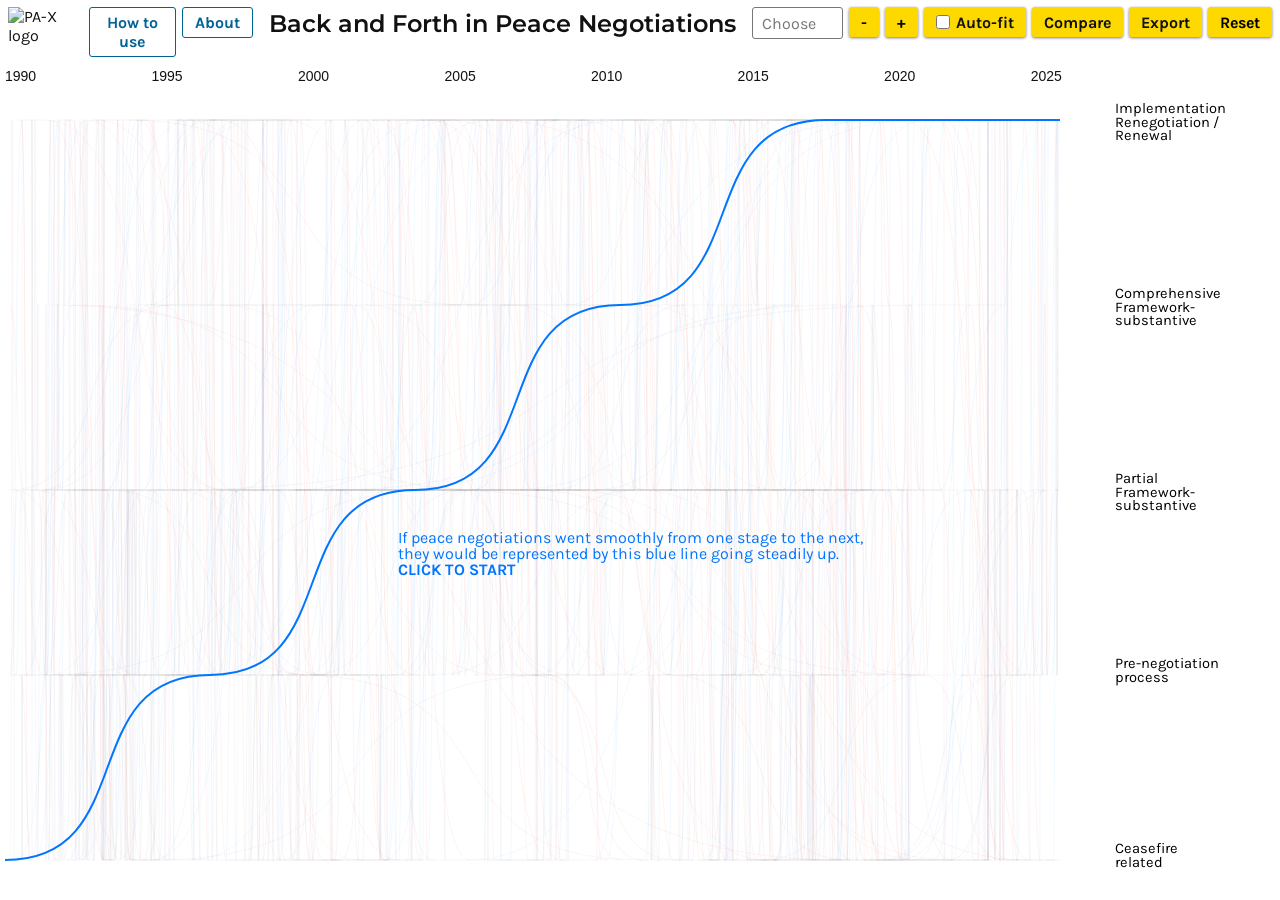
<file: timeline/index.html>
<!doctype html>
<html lang="en">
  <head>
    <meta charset="UTF-8" />
    <meta name="viewport" content="width=device-width, initial-scale=1.0" />
    <meta name="description" content="A visualisation of trajectories through peace negotiations." />
    <title>Back and Forth in Peace Negotiations</title>
    <link rel="preconnect" href="https://fonts.googleapis.com">
    <link rel="preconnect" href="https://fonts.gstatic.com" crossorigin>
    <link href="https://fonts.googleapis.com/css2?family=Karla:wght@400;700&family=Montserrat:wght@400;600;700&display=swap" rel="stylesheet">
    <style>html, body { width: 100%; height: 100%; margin: 0; overflow: hidden; }</style>
    <script async src="https://www.googletagmanager.com/gtag/js?id=G-BC5HBTZTQW"></script>
    <script>window.dataLayer = window.dataLayer || []; function gtag(){dataLayer.push(arguments)} gtag('js', new Date()); gtag('config', 'G-BC5HBTZTQW');</script>
    <script type="module" crossorigin src="./assets/export-assets-CwcfQZ4B.js"></script>
    <script type="module" crossorigin src="./assets/main-BDW44D9r.js"></script>
  </head>
  <body>
    <messy-timeline data-url="data/timeline-v1.json" fallback-data-url="data/pax_all_agreements_v10.csv" pax-base-url="https://www.peaceagreements.org" compare-url="compare.html" export-enabled></messy-timeline>
  </body>
</html>
</file>
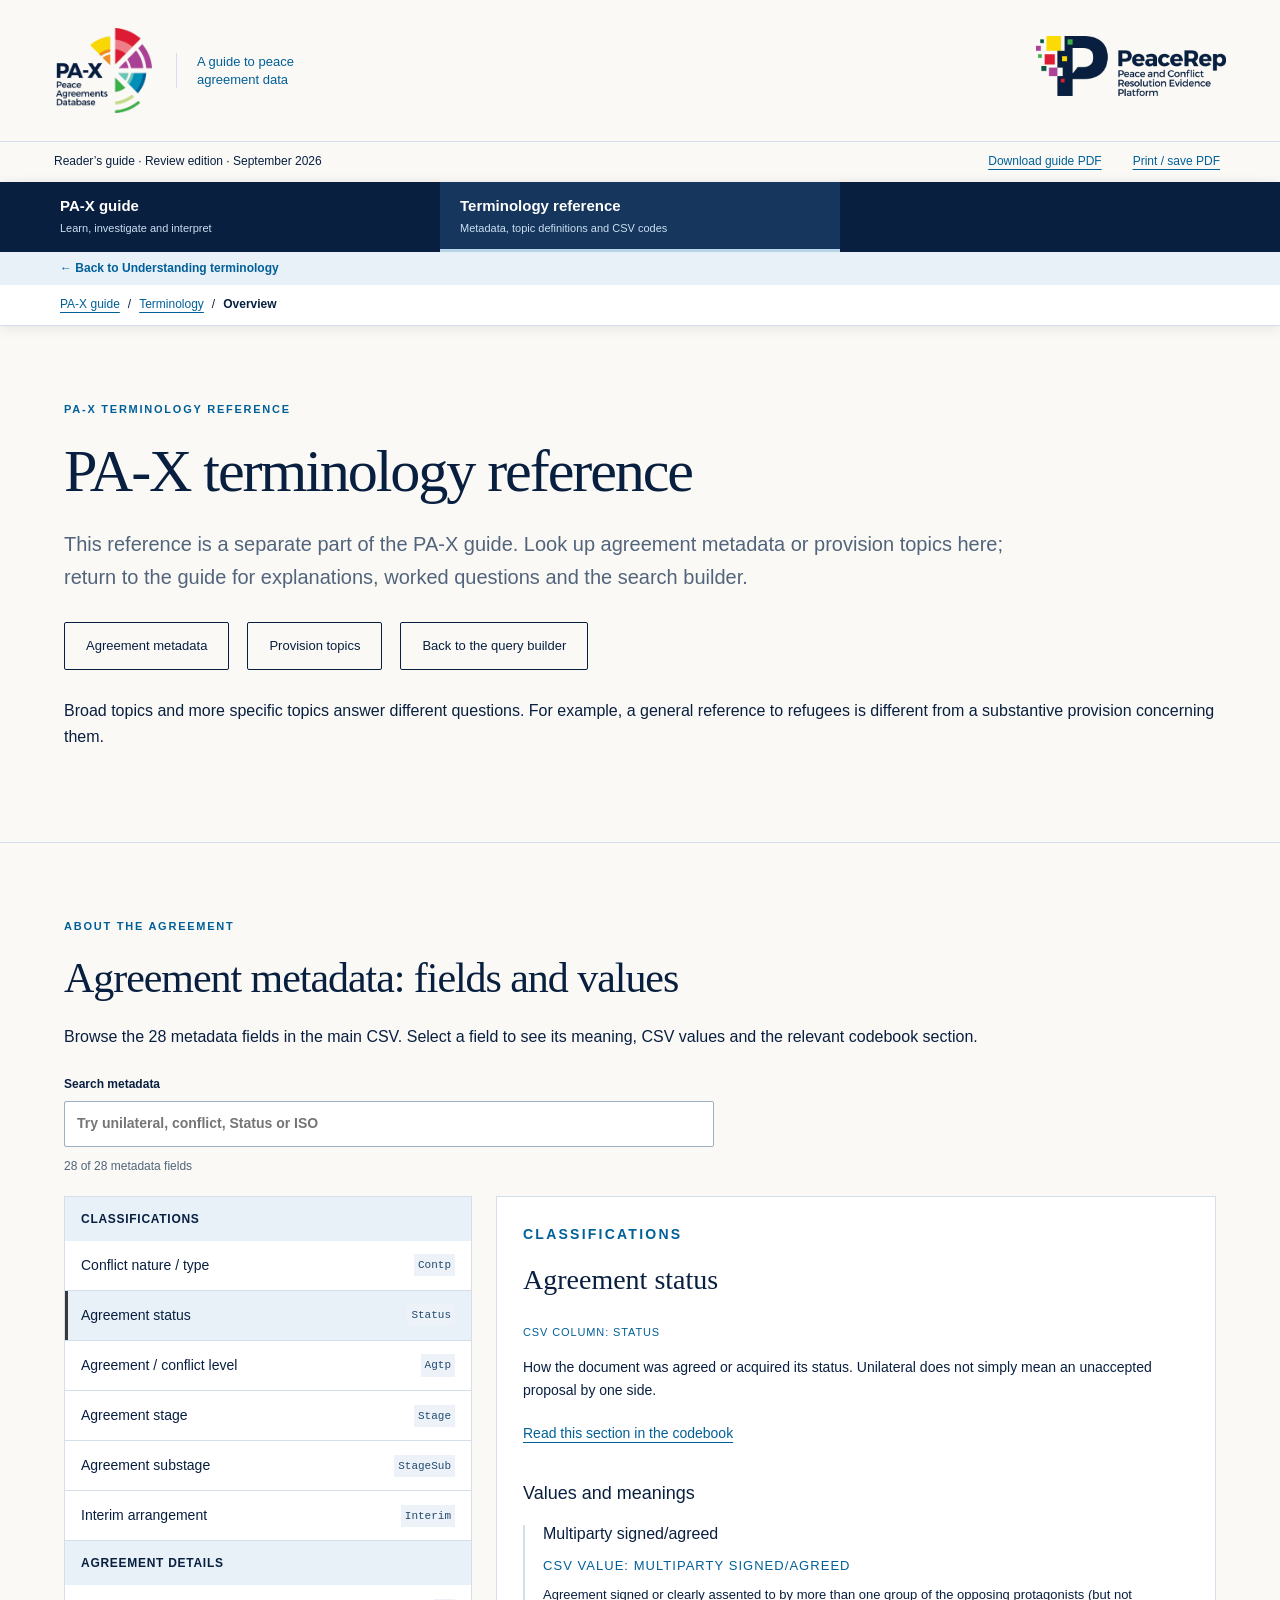
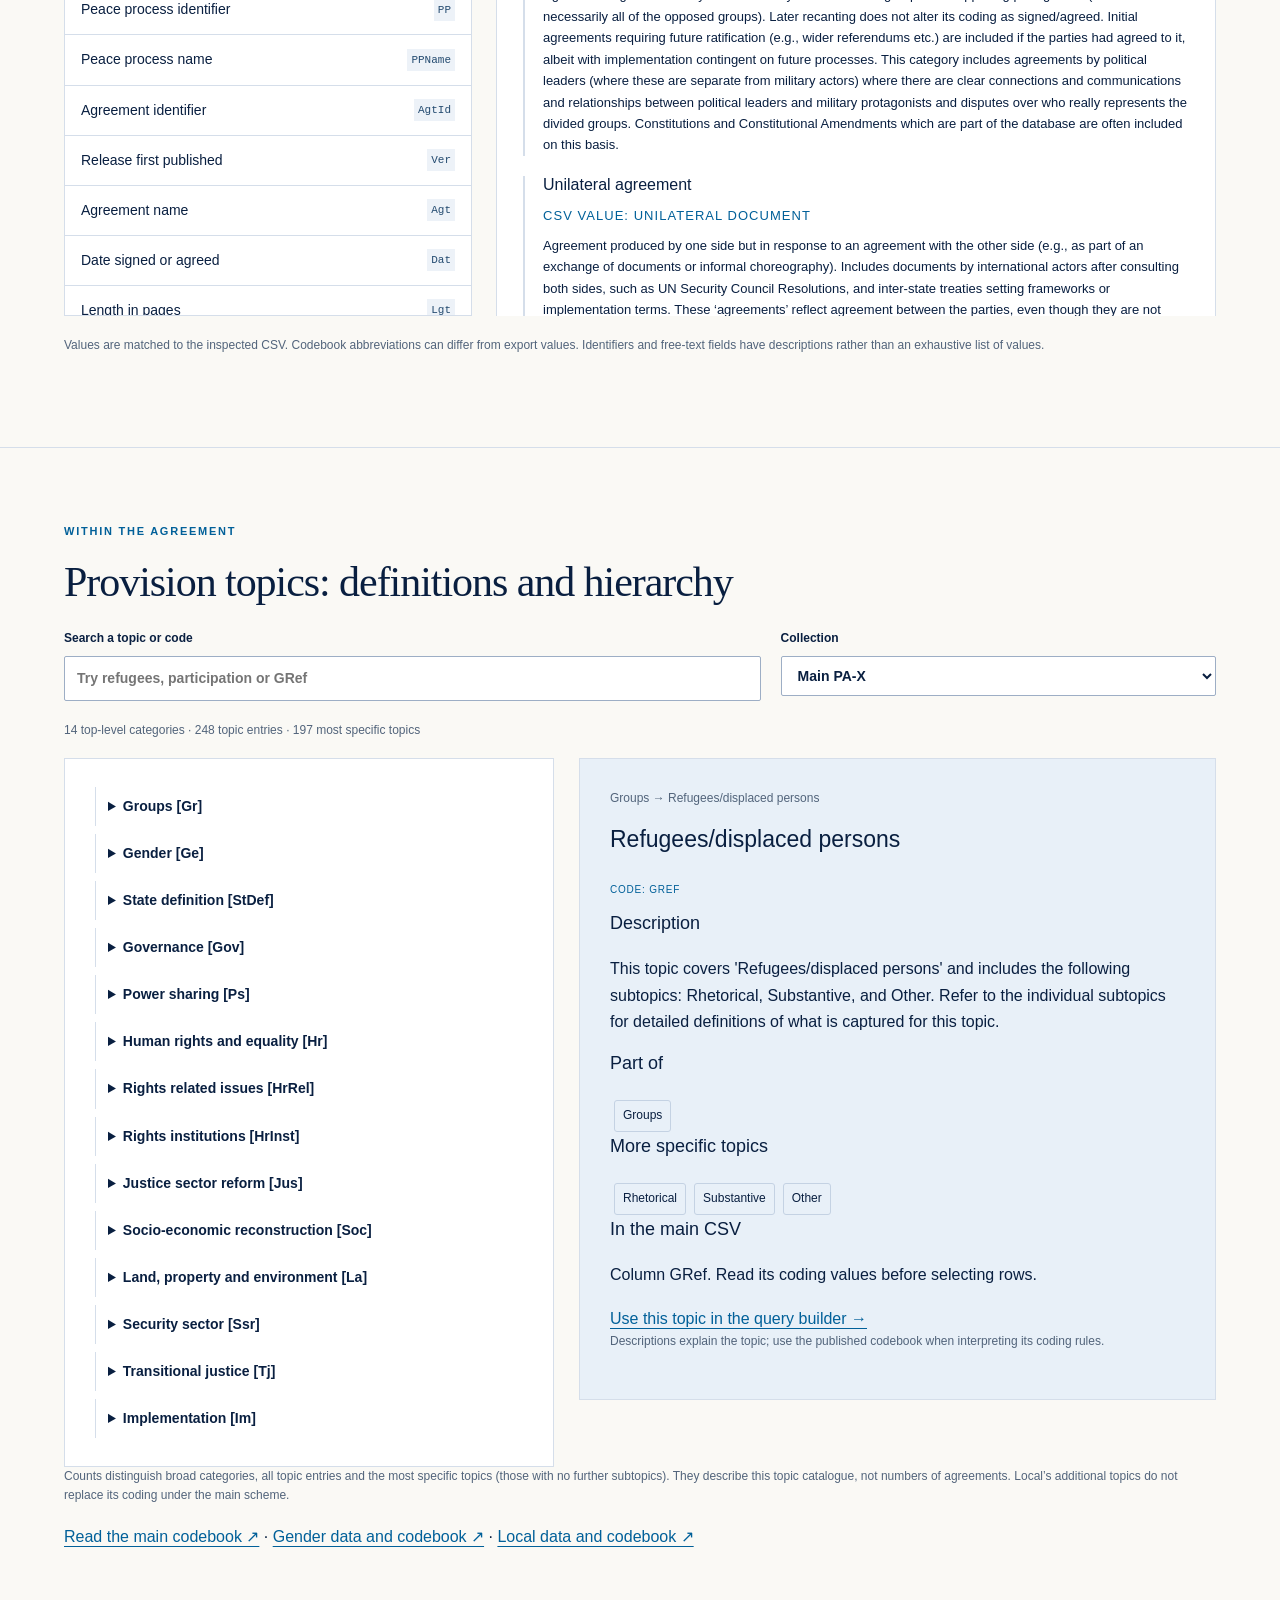
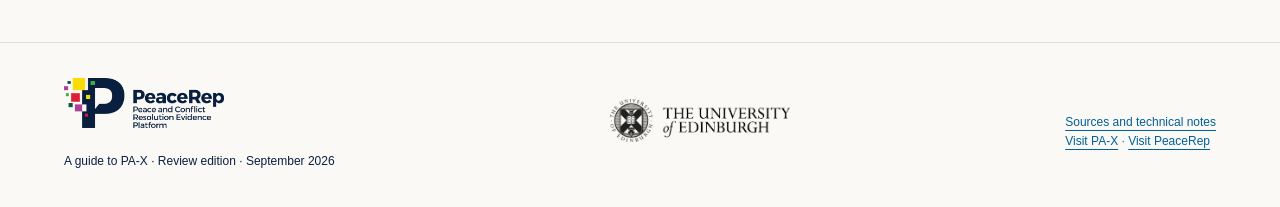
<file: terminology.html>
<!DOCTYPE html>

<html lang="en"><head><meta charset="utf-8"/><meta content="width=device-width,initial-scale=1" name="viewport"/><title>PA-X | Terminology reference</title><link href="guide.css" rel="stylesheet"/><script defer="" src="assets/guide-data.js"></script><script defer="" src="public-guide.js"></script><link href="assets/pax-circle-icon.ico" rel="icon" type="image/x-icon"/><link href="assets/pax-circle-icon.png" rel="icon" type="image/png"/></head><body><a class="skip" href="#main">Skip to content</a><header class="masthead"><a class="brand" href="index.html"><img alt="PA-X" src="assets/pax-brand.png"/><span>A guide to peace agreement data</span></a><a href="https://peacerep.org/" rel="noopener noreferrer" target="_blank"><img alt="PeaceRep" class="peacerep" src="assets/peacerep-brand.png"/></a></header><div class="utility"><span>Reader’s guide · Review edition · September 2026</span><div><a href="exports/PA-X-guide.pdf" rel="noopener noreferrer" target="_blank">Download guide PDF</a><button id="print" type="button">Print / save PDF</button></div></div><div class="navigation-shell"><nav aria-label="Main navigation" class="nav site-navigation"><a data-page="guide" href="index.html"><strong>PA-X guide</strong><small>Learn, investigate and interpret</small></a><a aria-current="page" data-page="reference" href="terminology.html"><strong>Terminology reference</strong><small>Metadata, topic definitions and CSV codes</small></a></nav><div class="reference-return no-print"><a href="index.html#concepts" id="back-to-guide">← Back to the guide</a></div><div class="page-context"><nav aria-label="Breadcrumb" class="breadcrumbs"><a href="index.html">PA-X guide</a><span aria-hidden="true">/</span><a href="terminology.html">Terminology</a><span aria-hidden="true">/</span><span aria-current="location" id="current-section">Overview</span></nav><details class="page-contents"><summary>On this page</summary><nav aria-label="On this page"><a data-section="reference-start" href="#reference-start">Overview</a><a data-section="metadata" href="#metadata">Agreement metadata</a><a data-section="topics" href="#topics">Provision topics</a></nav></details></div></div><main id="main"><section class="chapter" id="reference-start"><p class="eyebrow">PA-X terminology reference</p><h1>PA-X terminology reference</h1><p class="lead">This reference is a separate part of the PA-X guide. Look up agreement metadata or provision topics here; return to the guide for explanations, worked questions and the search builder.</p><div class="actions"><a class="button secondary" href="#metadata">Agreement metadata</a><a class="button secondary" href="#topics">Provision topics</a><a class="button secondary" href="index.html#planner">Back to the query builder</a></div><p>Broad topics and more specific topics answer different questions. For example, a general reference to refugees is different from a substantive provision concerning them.</p></section>
<section class="chapter" id="metadata"><p class="eyebrow">About the agreement</p><h2>Agreement metadata: fields and values</h2><p>Browse the 28 metadata fields in the main CSV. Select a field to see its meaning, CSV values and the relevant codebook section.</p><label class="metadata-search-label">Search metadata<input id="metadata-search" placeholder="Try unilateral, conflict, Status or ISO" type="search"/></label><p class="small" id="metadata-count" role="status"></p><div class="metadata-layout"><nav aria-label="Metadata fields" id="metadata-list"></nav><div id="metadata-panel-slot"><article aria-label="Selected metadata field" class="metadata-detail" id="metadata-detail"></article></div></div><p class="small">Values are matched to the inspected CSV. Codebook abbreviations can differ from export values. Identifiers and free-text fields have descriptions rather than an exhaustive list of values.</p></section>
<section class="chapter" id="topics"><p class="eyebrow">Within the agreement</p><h2>Provision topics: definitions and hierarchy</h2><div class="vocab-controls"><label>Search a topic or code<input id="term-search" placeholder="Try refugees, participation or GRef" type="search"/></label><label>Collection<select id="term-dataset"><option value="main">Main PA-X</option><option value="wgg">PA-X Gender</option><option value="local">Additional PA-X Local topics</option></select></label></div><p class="small" id="topic-counts" role="status"></p><div class="terminology-layout"><nav aria-label="Topic hierarchy" id="topic-tree"></nav><article class="plan-output" id="topic-detail" tabindex="-1"></article></div><p class="small">Counts distinguish broad categories, all topic entries and the most specific topics (those with no further subtopics). They describe this topic catalogue, not numbers of agreements. Local’s additional topics do not replace its coding under the main scheme.</p><p><a href="https://www.peaceagreements.org/cms/documents/3956/PA_X_codebook_v10.pdf" rel="noopener noreferrer" target="_blank">Read the main codebook ↗</a> · <a href="https://www.peaceagreements.org/downloads/#pax-gender" rel="noopener noreferrer" target="_blank">Gender data and codebook ↗</a> · <a href="https://www.peaceagreements.org/downloads/#pax-local" rel="noopener noreferrer" target="_blank">Local data and codebook ↗</a></p></section></main><footer><div><img alt="PeaceRep" src="assets/peacerep-brand.png"/><p>A guide to PA-X · Review edition · September 2026</p></div><a href="https://www.ed.ac.uk/" rel="noopener noreferrer" target="_blank"><img alt="The University of Edinburgh" src="assets/edinburgh.png"/></a><p class="small"><a href="index.html#sources">Sources and technical notes</a><br/><a href="https://www.peaceagreements.org/" rel="noopener noreferrer" target="_blank">Visit PA-X</a> · <a href="https://peacerep.org/" rel="noopener noreferrer" target="_blank">Visit PeaceRep</a></p></footer></body></html>
</file>
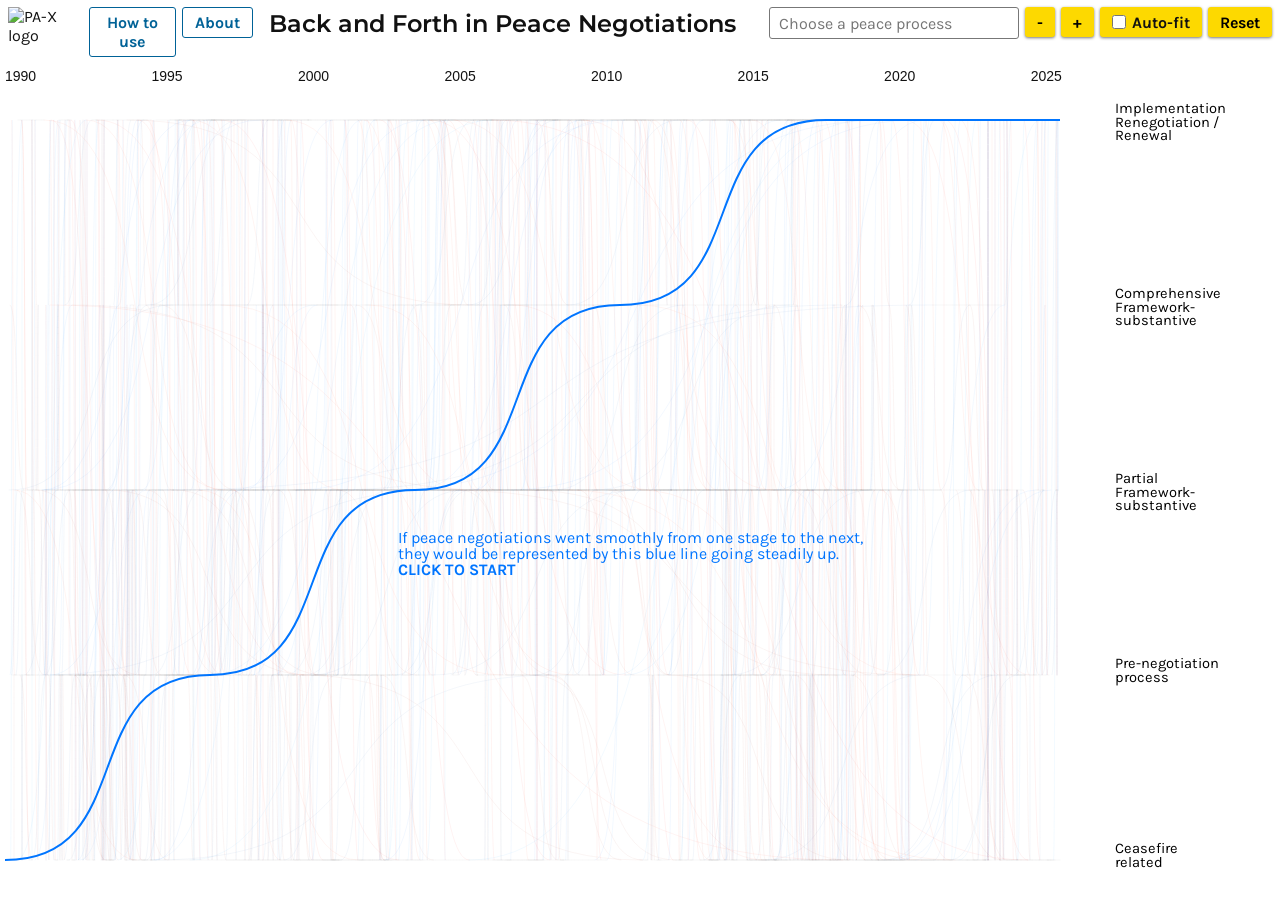
<file: timeline/iframe.html>
<!doctype html>
<html lang="en">
  <head>
    <meta charset="UTF-8" />
    <meta name="viewport" content="width=device-width, initial-scale=1.0" />
    <meta name="description" content="A visualisation of trajectories through peace negotiations." />
    <title>Back and Forth in Peace Negotiations</title>
    <link rel="preconnect" href="https://fonts.googleapis.com">
    <link rel="preconnect" href="https://fonts.gstatic.com" crossorigin>
    <link href="https://fonts.googleapis.com/css2?family=Karla:wght@400;700&family=Montserrat:wght@400;600;700&display=swap" rel="stylesheet">
    <style>html, body { width: 100%; height: 100%; margin: 0; overflow: hidden; }</style>
    <script type="module" crossorigin src="./assets/export-assets-CwcfQZ4B.js"></script>
    <script type="module" crossorigin src="./assets/main-BDW44D9r.js"></script>
  </head>
  <body>
    <messy-timeline data-url="data/timeline-v1.json" fallback-data-url="data/pax_all_agreements_v10.csv" pax-base-url="https://www.peaceagreements.org"></messy-timeline>
    <script>
      const processId = new URLSearchParams(window.location.search).get("process");
      if (/^\d+$/.test(processId || "")) {
        document.querySelector("messy-timeline").setAttribute("process-id", processId);
      }
    </script>
  </body>
</html>
</file>
<file: guide.css>
@charset "UTF-8";
:root{--ink:#091f40;--blue:#016099;--muted:#52647b;--paper:#faf9f5;--line:#d5deea;--pale-blue:#e8f0f8;--accent:#3a3a3a;--white:#fff;--serif:Georgia,'Times New Roman',serif}*{box-sizing:border-box}html{scroll-behavior:smooth;scroll-padding-top:85px}body{margin:0;background:var(--paper);color:var(--ink);font:16px/1.65 'Segoe UI',Arial,sans-serif}a{color:var(--blue);text-underline-offset:4px}a:hover{text-decoration-thickness:2px}button,input,textarea,select{font:inherit}button,a,input,textarea,select,summary{touch-action:manipulation}button{cursor:pointer}a:focus-visible,button:focus-visible,input:focus-visible,select:focus-visible,textarea:focus-visible,summary:focus-visible{outline:3px solid var(--accent);outline-offset:4px}.skip{position:absolute;top:-80px;left:15px;background:white;padding:10px;z-index:100}.skip:focus{top:10px}.masthead,.utility,.nav,main,footer{max-width:1280px;margin:auto}.masthead{display:flex;justify-content:space-between;align-items:center;padding:28px 54px;gap:30px}.brand{display:flex;align-items:center;gap:22px;text-decoration:none}.brand img{width:105px;max-height:70px;object-fit:contain}.brand span{font-size:13px;max-width:160px;line-height:1.35;border-left:1px solid var(--line);padding-left:20px}.peacerep{width:190px;height:auto}.utility{padding:9px 54px;display:flex;justify-content:space-between;align-items:center;border-top:1px solid var(--line);font-size:12px}.utility div{display:flex;align-items:center;gap:25px}.utility button{font-size:12px;border:0;background:none;color:var(--blue);text-decoration:underline;text-underline-offset:4px}.nav{position:sticky;top:0;z-index:5;display:flex;justify-content:space-between;gap:18px;background:var(--ink);padding:17px 54px;box-shadow:0 4px 15px #091f4010}.nav a{color:white;text-decoration:none;font-size:13px;white-space:nowrap}.nav a:hover{color:#b9d5e8}.chapter{padding:74px 64px;border-bottom:1px solid var(--line);scroll-margin-top:15px}.eyebrow{text-transform:uppercase;letter-spacing:.16em;font-size:11px;font-weight:700;color:var(--blue);margin:0 0 18px}h1,h2,h3,h4{line-height:1.16;margin:0 0 22px;font-weight:500}h1,h2{font-family:var(--serif)}h1{font-size:clamp(43px,4.7vw,66px);letter-spacing:-.035em}h2{font-size:42px;max-width:850px;letter-spacing:-.025em}h3{font-size:23px}h4{font-size:18px}p{margin:0 0 18px}.lead{font-size:20px;max-width:590px;color:var(--muted)}.section-lead{font-size:19px;max-width:780px;color:var(--muted);margin-bottom:34px}.hero{display:grid;grid-template-columns:1.25fr 1fr;gap:55px;align-items:center;padding-top:76px;padding-bottom:78px;background:linear-gradient(125deg,#faf9f5 65%,#edf3f9)}.actions{display:flex;flex-wrap:wrap;align-items:center;gap:18px;margin:28px 0}.button{display:inline-flex;gap:25px;align-items:center;padding:12px 21px;border:1px solid var(--ink);background:var(--ink);color:white;text-decoration:none;font-size:14px;border-radius:2px}.button:hover{background:var(--blue)}.secondary{background:transparent;color:var(--ink);font-size:13px}.secondary:hover{color:white}.small{font-size:12px;color:var(--muted);line-height:1.6}.hero-diagram{padding:35px 30px;background:var(--pale-blue);border:1px solid #c7d7e8;position:relative}.diagram-kicker{font-size:12px;margin-bottom:25px;color:var(--blue)}.diagram-node{background:var(--ink);color:white;padding:19px;text-align:center;font-size:17px}.diagram-node small,.diagram-pair small{display:block;font-size:11px;font-weight:400;margin-top:6px}.diagram-node small{color:#cfdeee}.diagram-node.outline{border:1px solid var(--blue);color:var(--ink);background:transparent}.diagram-node.outline small{color:var(--muted)}.connector{text-align:center;color:var(--accent);font-size:26px;padding:5px}.diagram-pair{display:grid;grid-template-columns:1fr 1fr;gap:14px}.diagram-pair>div{padding:19px 10px;background:white;text-align:center;font-weight:600}.intro-band{padding:58px 64px;background:var(--ink);color:white}.intro-band h2{font-size:36px}.intro-band .eyebrow,.intro-band .small,.intro-band a{color:#cadff1}.columns{display:grid;grid-template-columns:1fr 1fr;gap:36px}.three{grid-template-columns:repeat(3,1fr)}.stats{display:grid;grid-template-columns:repeat(3,1fr);gap:30px;border-top:1px solid #526987;margin-top:22px;padding:25px 0}.stats strong{font-family:var(--serif);font-size:34px;display:block}.stats span{font-size:12px;color:#d2dfef}.data-map{display:grid;grid-template-columns:repeat(3,1fr);gap:22px}.data-map article{border-top:3px solid var(--blue);padding:24px;background:white}.number{font-family:var(--serif);font-size:36px;color:var(--accent);display:block;margin-bottom:15px}.data-map p{font-size:14px;color:var(--muted)}dl{font-size:13px}dt{font-weight:600;margin-top:14px}dd{margin:3px 0}code{font-family:Consolas,monospace;font-size:.88em;overflow-wrap:anywhere;background:#edf2f8;padding:2px 4px;color:#244b70}.source-line{font-size:12px;color:var(--muted);margin:20px 0}.callout{padding:24px 28px;border-left:3px solid var(--accent);background:#f0eee7;margin:25px 0}.callout h3,.callout h4{margin-bottom:12px}.callout p:last-child{margin:0}.subheading{margin-top:36px}.table-wrap{overflow-x:auto}table{width:100%;border-collapse:collapse;font-size:14px}th,td{text-align:left;vertical-align:top;padding:17px;border-bottom:1px solid var(--line)}th{background:var(--pale-blue);font-weight:600}td:first-child{font-weight:600;min-width:145px}.tinted{background:#edf3f9}.pipeline{display:grid;grid-template-columns:repeat(5,1fr);gap:12px}.pipeline details{background:white;padding:18px}.pipeline summary{list-style:none;cursor:pointer;font-weight:600;font-size:15px;line-height:1.4}.pipeline summary::after{content:' +';color:var(--accent)}.pipeline details[open] summary::after{content:' −'}.pipeline b{font:30px var(--serif);display:block;color:var(--accent);margin-bottom:14px}.pipeline p{font-size:13px;margin-top:15px}.pipeline .small{font-size:11px}.text-link{display:inline-block;margin-top:12px}.stage-story{display:grid;grid-template-columns:1.2fr 1fr;gap:40px;margin:30px 0 45px;padding:32px;background:#eaf1f8}.tag{display:inline-block;text-transform:uppercase;letter-spacing:.08em;font-size:10px;color:var(--blue);margin-bottom:15px}.stage-story h3{font:29px var(--serif)}.stage-story p{font-size:14px}.sequence{border-left:1px solid #b6c9df;padding:15px 0 15px 30px;align-self:center}.sequence>div{font:22px/1.5 var(--serif);margin:20px 0}.sequence span{display:block;color:var(--accent)}.vocab-heading{display:flex;justify-content:space-between;align-items:baseline;gap:20px}.vocab-controls{display:grid;grid-template-columns:1.6fr 1fr;gap:20px;margin:20px 0}label{display:block;font-size:12px;font-weight:600}input,textarea,select{width:100%;margin-top:7px;border:1px solid #9daec5;background:white;color:var(--ink);border-radius:2px;padding:10px 12px;font-size:14px}textarea{resize:vertical}.vocab-layout{display:grid;grid-template-columns:1fr 1.6fr;border:1px solid var(--line);min-height:390px;background:white}#concept-list{max-height:530px;overflow:auto;border-right:1px solid var(--line);padding:12px}.concept-choice{display:block;width:100%;text-align:left;border:0;border-bottom:1px solid var(--line);background:white;padding:13px;color:var(--ink);font-size:14px}.concept-choice[aria-pressed=true]{background:var(--pale-blue);border-left:3px solid var(--blue)}.concept-choice small{display:block;color:var(--muted);font-size:11px;margin-top:4px}#concept-detail{padding:26px;overflow-wrap:anywhere}#concept-detail h3{font:28px var(--serif)}#concept-detail h4{font-size:13px;font-weight:600;margin:20px 0 7px}#concept-detail p{font-size:14px}.relation{background:var(--pale-blue);border:1px solid #c4d2e3;border-radius:3px;padding:5px 8px;margin:4px;font-size:12px;color:var(--ink)}.unresolved{display:block;font-size:11px;color:var(--muted);margin:6px 0}.journey{display:grid;grid-template-columns:.8fr 1.5fr;gap:50px;padding:40px 0;border-top:1px solid var(--line)}.journey-intro h3{font:31px/1.2 var(--serif)}.journey-intro>p:not(.eyebrow){font-size:14px;color:var(--muted)}.steps{padding-left:25px;margin-top:0}.steps li{padding-left:8px;margin-bottom:18px;font-size:15px}.steps li::marker{color:var(--accent);font-weight:600}.evidence-card{background:white;border:1px solid var(--line);border-top:3px solid var(--blue);padding:26px}.evidence-card p{font-size:14px}.evidence-card .eyebrow{font-size:10px}.calculator{padding:25px;background:var(--pale-blue)}.calc-inputs{display:grid;grid-template-columns:1fr 1fr;gap:20px;max-width:380px}output{display:block;font:28px var(--serif);margin:20px 0}.calculator p{font-size:13px}.form-grid{display:grid;grid-template-columns:1fr 1fr;gap:20px}.full{grid-column:1/-1}.plan-output{background:var(--pale-blue);border:1px solid var(--line);padding:30px;margin-top:30px;overflow-wrap:anywhere}.plan-output dl{display:grid;grid-template-columns:170px 1fr;gap:10px}.plan-output dt,.plan-output dd{margin:0;white-space:pre-wrap}.interpret-grid{display:grid;grid-template-columns:1fr 1fr;gap:28px}.interpret-grid article{padding:25px;background:white;border-top:2px solid var(--blue)}.interpret-grid h3{font:25px var(--serif)}.sources{background:#eff3f8}.sources ol{padding-left:22px}.sources li{padding:8px 0 16px 8px;font-size:13px;scroll-margin-top:95px}.editorial{font-size:13px;border-top:1px solid var(--line);padding-top:22px}.editorial summary{cursor:pointer;font-weight:600}.editorial p{margin-top:15px}footer{display:flex;justify-content:space-between;gap:35px;align-items:center;padding:35px 64px}footer img{width:160px;max-height:75px;object-fit:contain}footer p{font-size:12px;margin:15px 0 0}footer>a img{width:180px}.print-note{margin-top:16px}body{overflow-wrap:break-word}
@media(max-width:900px){.masthead,.utility{padding-inline:25px}.nav{overflow-x:auto;justify-content:flex-start;padding-inline:25px}.chapter,.intro-band{padding:48px 30px}.hero{gap:28px}.hero-diagram{padding:25px 18px}h1{font-size:46px}h2{font-size:35px}.data-map{gap:12px}.data-map article{padding:18px}.pipeline{grid-template-columns:repeat(3,1fr)}.journey{gap:28px}footer{padding:30px;flex-wrap:wrap}}
@media(max-width:620px){.masthead{padding:20px;gap:15px}.brand span{display:none}.brand img{width:82px}.peacerep{width:145px}.utility{padding:9px 20px;gap:10px}.utility div{gap:12px}.utility span{font-size:10px}.nav{padding:13px 20px;gap:22px}.hero,.columns,.three,.data-map,.stage-story,.journey,.vocab-layout,.interpret-grid{grid-template-columns:1fr}.chapter,.intro-band{padding:40px 22px}.hero{padding-top:45px;gap:30px}h1{font-size:45px}h2{font-size:34px}.lead{font-size:18px}.hero-diagram{max-width:450px;width:100%}.stats{gap:15px;grid-template-columns:1fr}.stats>div{display:flex;align-items:baseline;gap:20px}.stats strong{min-width:145px;font-size:30px}.pipeline{grid-template-columns:1fr}.pipeline summary{display:flex;gap:15px;align-items:center}.pipeline b{display:inline;font-size:24px;margin:0}.stage-story{padding:22px;gap:20px}.sequence{border-left:0;border-top:1px solid var(--line);padding:20px 0 0}.vocab-controls,.form-grid{grid-template-columns:1fr}.full{grid-column:auto}#concept-list{max-height:240px;border-right:0;border-bottom:1px solid var(--line)}.vocab-heading{display:block}.journey{gap:15px}.journey .number{margin-bottom:8px}.plan-output{padding:20px}.plan-output dl{grid-template-columns:1fr;gap:5px}.plan-output dd{margin-bottom:12px}.actions{gap:14px}.calc-inputs{gap:12px}.table-wrap{margin-inline:-5px}th,td{padding:12px;min-width:160px}footer{gap:22px;padding:28px 22px}footer .small{width:100%}.columns{gap:10px}}
.brand img{background:var(--ink);padding:9px;max-height:82px}
@media(prefers-reduced-motion:reduce){html{scroll-behavior:auto}}
@page{size:A4;margin:17mm 16mm 18mm}
@media print{html{scroll-behavior:auto}body{background:white;color:#091f40;font-size:10pt;line-height:1.45;-webkit-print-color-adjust:exact;print-color-adjust:exact}.nav,.utility,.skip,.no-print,.vocab-controls,#concept-list,#concept-count,#plan-form,.editorial,.actions,.print-note{display:none!important}.masthead{padding:0 0 9mm;border-bottom:1px solid #ccc}.masthead .brand img{width:75px}.masthead .peacerep{width:155px}.masthead .brand span{font-size:9pt}.chapter,.intro-band{padding:8mm 0;border:0;background:white;color:#091f40}.chapter{break-before:page}.hero{break-before:auto;display:block;padding:12mm 0 0}.hero h1{font-size:42pt}.hero .lead{font-size:14pt;max-width:100%}.hero-diagram{margin-top:9mm;padding:6mm 10mm;max-width:145mm}.hero .small{margin-top:6mm}.intro-band{break-before:page}.intro-band .eyebrow,.intro-band .small,.intro-band a{color:#016099}.intro-band h2,h2{font-size:28pt}.intro-band .columns{display:block}.intro-band .stats{border-color:#ccc}.stats span{color:#52647b}.stats strong{font-size:24pt}.section-lead{font-size:12pt;max-width:100%}h3{font-size:16pt}h4{font-size:12pt}h2,h3,h4{break-after:avoid}.eyebrow{font-size:8pt;margin-bottom:4mm}.data-map{gap:3mm}.data-map article{padding:4mm;background:#f1f4f8}.data-map p,dl,table{font-size:9pt}.number{font-size:24pt}.small,.source-line{font-size:8pt}.table-wrap{overflow:visible}th,td{padding:3mm}.callout{padding:4mm 5mm;margin:5mm 0;break-inside:avoid}.pipeline{display:block}.pipeline details{padding:4mm 0;border-bottom:1px solid #ddd;break-inside:avoid}.pipeline summary{display:block;font-size:12pt}.pipeline b{display:inline;margin-right:4mm;font-size:18pt}.pipeline summary::after{content:''!important}.pipeline p{font-size:10pt;margin:2mm 0}.pipeline .small{font-size:8pt}.stage-story{padding:5mm;gap:5mm;break-inside:avoid}.stage-story p{font-size:10pt}.sequence{padding-left:5mm}.sequence>div{font-size:15pt}.vocab-layout{display:block;min-height:0}#concept-detail{padding:5mm}#concept-detail p{font-size:10pt}.vocab-heading{margin-top:7mm}.relation{border:0;padding:1mm;background:#edf2f8}.journey{display:block;padding:6mm 0;break-before:page;border:0}.journey-intro{margin-bottom:5mm}.journey-intro h3{font-size:25pt}.journey-intro .number{float:right}.journey-intro .eyebrow{margin-top:0}.steps li{font-size:10pt;break-inside:avoid;margin-bottom:4mm}.evidence-card{padding:5mm;break-inside:avoid}.evidence-card p{font-size:10pt}.calculator{break-inside:avoid;padding:5mm}.calculator p{font-size:9pt}.calc-inputs input{border:0;padding:2mm}output{font-size:20pt}.three{gap:5mm}.three p{font-size:10pt}.form-grid{display:none}.plan-output{padding:5mm}.plan-output dl{font-size:10pt;grid-template-columns:42mm 1fr}.interpret-grid{gap:5mm}.interpret-grid article{padding:5mm;break-inside:avoid}.interpret-grid h3{font-size:16pt}.sources li{font-size:9pt;break-inside:avoid}.sources a[href^=http]::after{content:' (' attr(href) ')';font-size:7pt;overflow-wrap:anywhere}.sources p{font-size:10pt}footer{padding:7mm 0;border-top:1px solid #ccc;break-inside:avoid}footer img{width:120px}footer>a img{width:130px}footer p{font-size:8pt}a{color:#016099;text-decoration:none}.text-link{font-size:10pt}.columns,.stats,.interpret-grid,.stage-story,.data-map{break-inside:avoid}}
@media print{p{margin-bottom:3mm}.chapter{padding-top:4mm;padding-bottom:4mm}.section-lead{margin-bottom:5mm}h2{margin-bottom:5mm}.source-line{margin:3mm 0}.subheading{margin-top:5mm}.pipeline details{padding:3mm 0}.pipeline p{margin:1.5mm 0}.pipeline summary{font-size:11pt}.pipeline b{font-size:16pt}.text-link{margin-top:2mm}.stage-story{margin:5mm 0;padding:4mm;gap:4mm}.stage-story h3{font-size:19pt}.stage-story p{font-size:9pt}.sequence>div{font-size:13pt;margin:3mm 0}.vocab-heading{margin-top:4mm}.vocab-heading h3{margin-bottom:2mm}#concept-detail{padding:4mm}#concept-detail h3{font-size:19pt;margin-bottom:3mm}#concept-detail h4{margin:3mm 0 1mm}#concept-detail p{font-size:9pt}.unresolved{font-size:7pt;margin:1mm 0}.journey:first-of-type{break-before:auto}.journey{padding:4mm 0}.journey-intro h3{font-size:22pt}.journey-intro .number{font-size:23pt}.sources li{font-size:8.5pt;padding-bottom:3mm}.sources a[href^=http]::after{font-size:6.5pt}.sources{padding-bottom:2mm}footer{padding:4mm 0}footer p{font-size:7pt}footer img{width:95px}footer>a img{width:105px}.brand img{background:#091f40!important;padding:7px}}
@media print{#concept-detail details{display:none}#concept-detail .tag{margin-bottom:2mm}#concept-detail>.small{font-size:7pt;margin-bottom:0}.stage-story{padding:3mm;margin:4mm 0}.stage-story .tag{margin-bottom:2mm}#data .subheading{break-before:page;margin-top:3mm}#data table{break-inside:avoid}#concept-detail{padding:3mm}.vocab-heading{margin-top:3mm}.vocab-layout{border-bottom:1px solid #d5deea}}
/* Reviewed public guide */
.brand img{background:transparent;padding:0;max-height:85px;width:100px}.resource-grid{display:grid;grid-template-columns:1fr 1fr;gap:24px}.resource-card{background:white;border:1px solid var(--line);padding:28px;break-inside:avoid}.resource-card>img{height:80px;width:180px;object-fit:contain;object-position:left center;margin-bottom:24px}.resource-card p{font-size:14px}.route-instructions{border-left:3px solid var(--blue);padding-left:23px;margin-bottom:24px}.route-instructions h4{margin:18px 0 10px}.route-instructions ol{padding-left:20px}.route-instructions li{margin-bottom:12px}.search-orientation{margin-top:30px}.search-orientation h3{font:26px var(--serif);margin-bottom:8px}.search-orientation p{max-width:780px;margin:0}.search-example{margin:20px 0 34px}.search-example img{max-width:100%;border:1px solid var(--line)}figcaption{font-size:12px;color:var(--muted);margin-top:10px}.query-url{overflow-wrap:anywhere;font-size:12px;margin-top:18px}.plan-output li{margin-bottom:12px}.terminology-layout{display:grid;grid-template-columns:1fr 1.3fr;gap:25px;align-items:start}.terminology-layout .plan-output{margin-top:0;position:sticky;top:90px}.terminology-layout nav{max-height:750px;overflow:auto;background:white;padding:20px;border:1px solid var(--line)}.terminology-layout details{margin:8px 0 8px 10px;border-left:1px solid var(--line);padding-left:12px}.terminology-layout summary{cursor:pointer;font-size:14px;padding:8px 0;font-weight:600}.terminology-layout .concept-choice{font-size:13px}#timeline-host iframe{width:100%;height:610px;border:1px solid var(--line)}blockquote{background:var(--pale-blue);padding:22px;border-left:3px solid var(--blue);margin:20px 0}.sources li{scroll-margin-top:80px}
@media(max-width:700px){.resource-grid,.terminology-layout{grid-template-columns:1fr}.terminology-layout .plan-output{position:static}.terminology-layout nav{max-height:350px}.resource-card{padding:22px}#timeline-host iframe{height:480px}}
@media print{.brand img{background:transparent!important;padding:0}.resource-grid{gap:5mm}.resource-card{padding:4mm}.resource-card>img{height:15mm;width:40mm;margin-bottom:3mm}.resource-card h3{font-size:15pt;margin-bottom:3mm}.resource-card p{font-size:9pt;margin-bottom:3mm}.resource-card a{font-size:8pt}.route-instructions{padding-left:4mm;margin-bottom:4mm}.route-instructions h4{margin:3mm 0 2mm}.route-instructions li{margin-bottom:2mm}.journey{break-before:page}.journey:first-of-type{break-before:page}.journey .steps li,.journey p,.route-instructions li{font-size:9pt}#questions>.section-lead{margin-bottom:0}#questions{break-before:page}.search-example{break-before:auto;break-inside:avoid;margin:5mm 0;padding-top:0}.search-example img{max-height:190mm;object-fit:contain;width:100%}#query-form{display:none}.query-url{font-size:8pt}#timeline-host{display:none}.terminology-layout{display:block}.terminology-layout nav{max-height:none;overflow:visible}.terminology-layout .plan-output{position:static}#topic-tree{display:none}.resource-card{break-inside:avoid}.sources a[href^=http]::after{font-size:7pt}#tools .resource-card{padding:4mm}.intro-band .stats{break-inside:avoid}#data .subheading{break-before:auto}.chapter{break-before:page}#briefing .steps li{font-size:10pt}}
.timeline-figure{margin:25px 0}.timeline-figure img{width:100%;border:1px solid var(--line);background:white}.timeline-figure button{margin-top:15px}
@media print{.hero.chapter{break-before:auto!important}#questions .journey:first-of-type{break-before:auto}#questions>.eyebrow,#questions>h2,#questions>.section-lead{break-after:avoid}.timeline-figure{break-inside:avoid;margin:5mm 0}.timeline-figure img{max-height:95mm;object-fit:contain}.timeline-figure figcaption{font-size:8pt}.resource-card h3{margin-bottom:2mm}.resource-card p{font-size:8.5pt}.resource-card{padding:3.5mm}.resource-card>img{height:12mm;margin-bottom:2mm}#resources .callout{margin:3mm 0;padding:3mm}#resources .columns h3{font-size:12pt;margin-bottom:2mm}#resources .columns p{font-size:9pt}#making .callout{break-before:page}#making .callout p{font-size:10pt}#data .data-map article{padding:3mm}#data .data-map dd{font-size:8.5pt}}

@media print{#resources h2{font-size:24pt;margin-bottom:3mm}#resources>.section-lead{font-size:10pt;margin-bottom:4mm}#resources .resource-grid{gap:3mm}#resources .resource-card p{font-size:8pt;margin-bottom:2mm}#resources .resource-card>img{height:10mm;margin-bottom:1mm}#resources .resource-card h3{font-size:13pt}#resources .columns{gap:5mm}#resources .columns p{font-size:8pt;margin-bottom:2mm}}

.metadata-card{padding:24px;margin:18px 0;background:white;border:1px solid var(--line)}.metadata-card h3{font-size:22px}.metadata-card summary{cursor:pointer;color:var(--blue);font-weight:600}.metadata-value{margin:20px 0;padding-left:18px;border-left:2px solid var(--line)}.metadata-value h4{margin-bottom:8px}.metadata-value .tag{margin-bottom:8px}.metadata-card>a{font-size:13px}@media print{.metadata-card{break-inside:auto;padding:4mm}.metadata-value{break-inside:avoid}.metadata-card h3{break-after:avoid}}

/* Compact metadata browser */
.metadata-search-label{max-width:650px;margin:24px 0 10px}.metadata-layout{display:grid;grid-template-columns:minmax(240px,0.85fr) minmax(0,1.5fr);gap:24px;align-items:start;margin:20px 0}#metadata-list{max-height:720px;overflow:auto;border:1px solid var(--line);background:white}.metadata-group h3{font:600 12px 'Segoe UI',sans-serif;text-transform:uppercase;letter-spacing:.06em;padding:15px 16px;margin:0;background:var(--pale-blue)}.metadata-choice{width:100%;border:0;border-bottom:1px solid var(--line);background:white;color:var(--ink);display:flex;align-items:center;justify-content:space-between;gap:12px;text-align:left;padding:13px 16px;font-size:14px}.metadata-choice code{font-size:11px;flex-shrink:0}.metadata-choice:hover{background:#f3f6fa}.metadata-choice.is-selected{background:var(--pale-blue);box-shadow:inset 3px 0 var(--accent)}.metadata-detail{padding:26px;background:white;border:1px solid var(--line)}.metadata-detail h3{font:28px var(--serif)}.metadata-detail p{font-size:14px}.metadata-detail .tag{font-size:11px}.metadata-detail>a{font-size:14px}.metadata-detail .metadata-value p{font-size:13px}.metadata-detail .metadata-value h4{font-size:16px}#metadata-panel-slot{max-height:720px;overflow:auto}.metadata-detail[hidden]{display:none}
@media(max-width:700px){.metadata-layout{display:block}#metadata-list{max-height:none;overflow:visible}#metadata-panel-slot{max-height:none}.metadata-detail{padding:20px;border:0;border-bottom:1px solid var(--line)}.metadata-choice{padding:14px 12px}.metadata-choice span{min-width:0}.metadata-choice::after{content:'+';color:var(--accent)}.metadata-choice[aria-expanded=true]::after{content:'\2212'}#metadata-panel-slot:empty{display:none}}
@media print{.metadata-search-label,#metadata-count,.metadata-group>h3,.metadata-choice{display:none}.metadata-layout{display:block}#metadata-list,#metadata-panel-slot{max-height:none;overflow:visible;border:0}.metadata-detail{border:0;padding:0}.metadata-detail .metadata-value{break-inside:avoid}.metadata-detail[hidden]{display:block}}

/* Page navigation and reading position */
.navigation-shell{position:sticky;top:0;z-index:10;max-width:1280px;margin:auto;box-shadow:0 3px 12px #091f4015}.site-navigation.nav{position:static;display:flex;justify-content:flex-start;padding:0 40px;gap:0;overflow:visible}.site-navigation a{padding:12px 20px;border-bottom:3px solid transparent;white-space:normal;flex:1;max-width:400px}.site-navigation strong{font-size:15px;display:block}.site-navigation small{font-size:11px;display:block;color:#cadff1;font-weight:400}.site-navigation a[aria-current=page]{background:#16365d;border-bottom-color:#b9d5e8}.page-context{background:white;display:flex;justify-content:space-between;align-items:center;padding:10px 60px;gap:15px;border-bottom:1px solid var(--line);font-size:12px}.breadcrumbs{display:flex;align-items:center;flex-wrap:wrap;gap:8px}.breadcrumbs [aria-current]{font-weight:600}.page-contents{position:relative;flex-shrink:0}.page-contents summary{cursor:pointer;color:var(--blue);padding:4px}.page-contents nav{position:absolute;right:0;top:100%;width:260px;max-height:65vh;overflow:auto;background:white;box-shadow:0 4px 18px #091f4030;border:1px solid var(--line);padding:8px}.page-contents nav a{display:block;padding:9px 12px;text-decoration:none}.page-contents a[aria-current]{background:var(--pale-blue);font-weight:600;border-left:3px solid var(--accent)}html{scroll-padding-top:165px}.chapter{scroll-margin-top:0}
@media(max-width:700px){.site-navigation.nav{padding:0}.site-navigation a{padding:10px 14px}.site-navigation strong{font-size:13px}.site-navigation small{font-size:10px;line-height:1.4}.page-context{padding:8px 14px;font-size:11px;align-items:flex-start}.breadcrumbs{gap:5px}.page-contents nav{width:230px}.navigation-shell{width:100%}html{scroll-padding-top:170px}}
@media print{.navigation-shell{display:none}html{scroll-padding-top:0}}

/* Contextual reminders alongside the resource descriptions. */
.remember-notes{margin-top:24px;gap:20px}.remember-note{background:var(--pale-blue);border-left:3px solid var(--blue);padding:18px 22px}.remember-note .remember-label{display:flex;align-items:center;gap:9px;color:var(--blue);font-size:11px;font-weight:700;text-transform:uppercase;letter-spacing:.08em;margin:0 0 10px}.info-icon{display:inline-flex;align-items:center;justify-content:center;width:19px;height:19px;border:1.5px solid currentColor;border-radius:50%;font:bold 13px Georgia,serif;text-transform:none;letter-spacing:0;flex-shrink:0}.remember-note h3{font:600 16px/1.35 'Segoe UI',Arial,sans-serif;margin-bottom:8px}.remember-note p:last-child{font-size:13px;color:var(--muted);margin:0}@media print{.remember-notes{margin-top:3mm;gap:4mm}.remember-note{padding:3mm;break-inside:avoid}.remember-note .remember-label{font-size:7pt;margin-bottom:1.5mm}.info-icon{width:13px;height:13px;font-size:9px}#resources .remember-note h3{font-size:10pt}#resources .remember-note p:last-child{font-size:8pt}}

/* Softer palette, shared text measure and an illustrated agreement record. */
:root{--reading-width:960px;--soft-navy:#e8f0f8;--charcoal:#3a3a3a}
.chapter>h1,.chapter>h2,.chapter>.lead,.chapter>.section-lead,.intro-band>h2{max-width:var(--reading-width)}.hero h1,.hero .lead{max-width:100%}h1,h2{text-wrap:wrap}.intro-band{background:var(--soft-navy);color:var(--ink)}.intro-band .eyebrow,.intro-band .small,.intro-band a{color:var(--blue)}.intro-band .stats{border-color:#b7cadd}.intro-band .stats span{color:var(--muted)}.callout{background:#f0f3f6}.agreement-visual{margin:30px 0 36px;display:grid;grid-template-columns:1fr 1.15fr;gap:32px;padding:30px;background:var(--pale-blue);border:1px solid var(--line)}.record-paper{position:relative;padding:28px;background:white;border:1px solid #bdccdc;box-shadow:5px 5px 0 #cfdeec}.record-paper h3{font:25px/1.35 var(--serif);margin:20px 0}.record-paper .record-date{font-size:14px;color:var(--muted)}.record-paper a,.record-connections a{font-size:13px}.document-symbol{width:42px;border:2px solid var(--blue);padding:10px 6px}.document-symbol span{display:block;height:2px;background:var(--blue);margin:5px 0}.document-symbol span:last-child{width:65%}.record-connections{padding-left:20px;border-left:1px solid #9db8ce;align-self:center}.record-connections>div{position:relative;padding:12px 0 12px 35px}.record-marker{position:absolute;left:-34px;top:11px;background:var(--blue);color:white;width:28px;height:28px;display:flex;align-items:center;justify-content:center;border-radius:50%;font-size:11px}.record-connections h4{font-size:17px;margin-bottom:8px}.record-connections p{font-size:14px;margin:0 0 6px}.record-connections code{display:inline-block;margin:5px 5px 0 0}.agreement-visual figcaption{grid-column:1/-1;margin:0;font-size:11px}.interoperability{margin-top:35px}.interoperability h3{font:30px var(--serif)}.interoperability th:first-child{width:25%}.interoperability th:nth-child(2){width:23%}.interoperability td{font-size:13px}.interoperability>.small{margin-top:15px}.remember-note .signatory-next{padding-top:10px}.remember-note p{font-size:13px}.remember-note .remember-label{text-transform:none;letter-spacing:0;font-size:12px;color:var(--muted)}
@media(max-width:700px){.agreement-visual{grid-template-columns:1fr;padding:20px;gap:25px}.record-paper{padding:22px}.record-paper h3{font-size:22px}.record-connections{margin-left:14px}.interoperability .table-wrap{max-width:100%;overflow:auto}.interoperability table{min-width:610px}.interoperability h3{font-size:26px}}
@media print{.intro-band{background:white}.agreement-visual{padding:4mm;gap:6mm;margin:4mm 0;break-inside:avoid}.record-paper{padding:4mm;box-shadow:1mm 1mm 0 #cfdeec}.record-paper h3{font-size:13pt;margin:3mm 0}.document-symbol{display:none}.record-connections>div{padding:2mm 0 2mm 6mm}.record-connections{padding-left:3mm}.record-connections h4{font-size:10pt}.record-connections p,.record-paper .record-date{font-size:8pt}.record-marker{width:5mm;height:5mm;left:-5.6mm;top:2mm;font-size:6pt}.agreement-visual figcaption{font-size:7pt}.record-paper a,.record-connections a{font-size:8pt}.interoperability{break-before:page}.interoperability h3{font-size:22pt}.interoperability table{min-width:0}.interoperability td{font-size:8pt}.interoperability th{font-size:9pt}.interoperability tr{break-inside:avoid}#resources .remember-note p{font-size:8pt}#resources .remember-note .remember-label{font-size:7pt}}

.country-selections{display:flex;flex-wrap:wrap;gap:6px}.country-selections .relation{margin:0;text-align:left;max-width:100%;overflow-wrap:anywhere}#country-help{font-weight:400;margin:7px 0 10px}

.topic-results-panel{border:1px solid var(--line);background:white;padding:14px}#topic-results-count{margin:0 0 10px}#topic-results{max-height:300px;overflow:auto}.topic-result{width:100%;display:flex;align-items:center;justify-content:space-between;gap:15px;text-align:left;border:0;border-top:1px solid var(--line);padding:12px;background:white;color:var(--ink)}.topic-result:hover,.topic-result[aria-pressed=true]{background:var(--pale-blue)}.topic-result strong{display:block;font-size:14px}.topic-result small{display:block;color:var(--muted);font-size:11px;margin:3px 0}.topic-result code{font-size:11px}.topic-action{font-size:12px;color:var(--blue);border:1px solid var(--blue);padding:4px 9px;border-radius:3px;flex-shrink:0}.selection-heading{font-size:12px;font-weight:600;margin-bottom:8px}#selected-topics{display:flex;flex-wrap:wrap;gap:5px}#selected-topics .relation{margin:0;text-align:left}

.timeline-embed{margin:25px 0;padding:24px;background:white;border:1px solid var(--line)}.timeline-embed>label{max-width:650px}.timeline-embed #embedded-process-caption{margin:12px 0}.timeline-embed #timeline-host iframe{display:block;width:100%;height:740px;border:1px solid var(--line);background:var(--paper)}.timeline-print-note{display:none}@media(max-width:700px){.timeline-embed{padding:12px}.timeline-embed #timeline-host iframe{height:700px}}@media print{.timeline-embed{padding:3mm;margin:4mm 0;break-inside:avoid}.timeline-embed #timeline-host{display:none}.timeline-print-note{display:block;font-size:9pt;overflow-wrap:anywhere}.sudan-context{break-inside:avoid}}

.resource-next{margin:24px 0;padding:18px 22px;border-left:3px solid var(--blue);background:var(--pale-blue)}.resource-next h4{font-size:16px;margin-bottom:8px}.resource-next p{font-size:14px;margin:0}@media print{.resource-next{padding:3mm;margin:3mm 0;break-inside:avoid}.resource-next h4{font-size:10pt}.resource-next p{font-size:9pt}}

.pipeline{grid-template-columns:repeat(3,minmax(0,1fr))}@media(max-width:700px){.pipeline{grid-template-columns:1fr}}@media print{.pipeline{display:block}}

.stage-reading-note{margin:30px 0;padding:26px;background:var(--pale-blue)}.stage-reading-note h3{font:28px var(--serif)}.stage-reading-note p{font-size:14px;max-width:var(--reading-width)}@media print{.stage-reading-note{padding:4mm;margin:4mm 0;break-inside:avoid}.stage-reading-note h3{font-size:17pt}.stage-reading-note p{font-size:10pt}}

#making{position:relative}.collection-inclusion-link{display:inline-block;margin-top:12px;font-size:12px}#inclusion-criteria{scroll-margin-top:175px}@media print{.collection-inclusion-link{font-size:8pt}#inclusion-criteria{scroll-margin-top:0}}

.concept-cards>article{display:flex;flex-direction:column;min-width:0}.concept-cards>article>.button{align-self:flex-start;margin-top:auto}.metadata-preview,.topic-preview{margin:8px 0 24px;padding:22px;background:white;border:1px solid var(--line);flex:1}.metadata-preview-header{display:flex;align-items:center;gap:14px;padding-bottom:16px;border-bottom:2px solid var(--blue)}.metadata-preview-header strong{font-size:17px}.metadata-preview-header small{display:block;font-size:12px;color:var(--muted);margin-top:4px}.mini-document{width:30px;height:38px;border:2px solid var(--blue);border-radius:2px;position:relative;flex-shrink:0}.mini-document::after{content:'';position:absolute;left:5px;right:5px;top:10px;height:2px;background:var(--blue);box-shadow:0 6px var(--blue),0 12px var(--blue)}.metadata-preview dl{margin:0}.metadata-preview dl>div{padding:12px 0;border-bottom:1px solid var(--line)}.metadata-preview dt{margin:0;display:flex;gap:10px;justify-content:space-between;align-items:baseline}.metadata-preview dd{font-size:14px;margin-top:5px}.metadata-preview dd code{display:inline-block;margin-left:6px}.topic-preview .eyebrow{font-size:10px;margin-bottom:16px}.topic-branch{padding:0;list-style:none;margin:0}.topic-branch li{position:relative;margin:0 0 14px}.topic-branch a{display:block;padding:12px 14px;background:var(--pale-blue);border-left:3px solid var(--blue);text-decoration:none}.topic-branch small{display:block;font-size:10px;color:var(--muted);text-transform:uppercase;letter-spacing:.08em}.topic-branch strong{display:block;font-size:14px;margin:3px 0}.topic-branch code{font-size:11px}.topic-depth-1{margin-left:18px!important}.topic-depth-2{margin-left:36px!important}.topic-branch li+li::before{content:'';position:absolute;left:-12px;top:-14px;width:10px;height:38px;border-left:1px solid #94abc2;border-bottom:1px solid #94abc2}.concept-cards figcaption{font-size:11px;margin-top:16px}@media print{.concept-cards{break-inside:avoid}.metadata-preview,.topic-preview{padding:3mm;margin:2mm 0 3mm}.metadata-preview-header{padding-bottom:2mm}.metadata-preview-header strong{font-size:11pt}.metadata-preview-header small{font-size:8pt}.metadata-preview dl>div{padding:2mm 0}.metadata-preview dd,.metadata-preview dt{font-size:9pt}.topic-branch a{padding:2mm}.topic-branch li{margin-bottom:2mm}.topic-branch strong{font-size:9pt}.topic-branch small,.topic-branch code{font-size:7pt}.concept-cards figcaption{font-size:7pt;margin-top:2mm}.concept-cards>article>h3{font-size:17pt}.mini-document{width:20px;height:28px}.mini-document::after{top:6px;box-shadow:0 5px var(--blue),0 10px var(--blue)}}

#making #inclusion-criteria{margin-top:0;margin-bottom:30px}@media print{#making #inclusion-criteria{break-before:auto;margin-bottom:5mm}}

.reference-return{padding:7px 60px;background:var(--pale-blue);font-size:12px}.reference-return a{text-decoration:none;font-weight:600}@media(max-width:700px){.reference-return{padding:7px 14px;font-size:11px}}

.corpus-explorer{margin:28px 0;padding:26px;background:white;border:1px solid var(--line);border-top:3px solid var(--blue)}.corpus-explorer h3{font:28px var(--serif)}.corpus-explorer>p{max-width:var(--reading-width)}.corpus-steps{display:grid;grid-template-columns:repeat(3,minmax(0,1fr));gap:24px;list-style:none;padding:0;counter-reset:corpus}.corpus-steps li{font-size:14px;padding-top:12px;border-top:1px solid var(--line)}.corpus-steps strong{display:block;margin-bottom:6px}#corpus-viewer-host iframe{width:100%;height:760px;border:1px solid var(--line);display:block}.corpus-print-link{display:none}#corpus-explorer{scroll-margin-top:170px}@media(max-width:700px){.corpus-explorer{padding:20px}.corpus-steps{grid-template-columns:1fr;gap:8px}#corpus-viewer-host iframe{height:650px}}@media print{.corpus-explorer{padding:4mm;margin:4mm 0;break-inside:avoid}.corpus-explorer h3{font-size:16pt}.corpus-explorer p,.corpus-steps li{font-size:9pt}.corpus-steps{gap:4mm}.corpus-print-link{display:block}#data .agreement-visual{break-before:page}}

.annual-journey{display:block}.annual-journey .journey-intro{max-width:900px;margin-bottom:24px}.annual-routes{display:grid;grid-template-columns:1fr 1fr;gap:28px}.annual-chart{margin:20px 0}.annual-chart img{display:block;width:100%;height:auto}.annual-chart-scroll{overflow:auto;border:1px solid var(--line);background:white}.annual-method-note{padding:12px 16px;background:var(--pale-blue);border-left:3px solid var(--blue);font-size:13px!important}.annual-latest{font-size:14px!important}.annual-downloads{display:flex;flex-wrap:wrap;gap:12px 24px;font-size:13px;margin:18px 0}.annual-table summary{cursor:pointer;color:var(--blue);font-size:13px}.annual-table{margin:18px 0}.annual-table table{font-size:12px}.annual-table td:first-child{min-width:0}@media(max-width:700px){.annual-routes{grid-template-columns:1fr;gap:8px}.annual-chart img{min-width:760px}.annual-table th,.annual-table td{min-width:0!important;padding:9px}.annual-table table{min-width:460px}}@media print{.annual-chart{break-inside:avoid;margin:3mm 0}.annual-chart img{min-width:0}.annual-routes{gap:5mm}.annual-method-note{font-size:8pt!important;padding:2mm}.annual-latest{font-size:9pt!important}.annual-downloads{font-size:8pt;margin:3mm 0}.annual-table{display:none}.annual-journey .journey-intro{margin-bottom:3mm}.annual-chart figcaption{font-size:8pt}.annual-journey .route-instructions p,.annual-journey .route-instructions li{font-size:9pt}}
.annual-interactive-svg{display:block;width:100%;height:auto}.annual-interactive-svg text{font-family:'Segoe UI',Arial,sans-serif!important}.annual-year-hit{cursor:crosshair;outline:none}.annual-year-hit:hover,.annual-year-hit.is-active,.annual-year-hit:focus-visible{fill:#01609910;stroke:#016099;stroke-width:.7;stroke-dasharray:3 3}.annual-tooltip{position:fixed;z-index:1000;width:320px;max-width:calc(100vw - 24px);padding:16px 18px;background:#fff;color:var(--ink);border:1px solid var(--line);border-radius:6px;box-shadow:0 6px 28px #091f4029;font:13px/1.5 'Segoe UI',Arial,sans-serif;pointer-events:none}.annual-tooltip-year{display:block;font-size:19px;margin-bottom:10px}.annual-tooltip-row{display:grid;grid-template-columns:12px 1fr auto;gap:8px;align-items:center;margin:7px 0}.annual-swatch{width:11px;height:11px;background:#b8bcc2}.annual-swatch.provision{background:#c43e48}.annual-swatch.local{background:repeating-linear-gradient(135deg,#f5f6f7 0 3px,#707986 3px 4px);border:1px solid #707986}.annual-tooltip-share{border-top:1px solid var(--line);padding-top:10px;margin:12px 0 0;font-weight:600}@media(max-width:700px){.annual-interactive-svg{min-width:760px}}@media print{.annual-interactive-svg{min-width:0}.annual-tooltip{display:none!important}.annual-year-hit{display:none}}
.annual-tooltip-comparison{font-size:12px;margin:9px 0 0}.annual-tooltip-explanation{font-size:11px;line-height:1.45;color:var(--muted);margin:8px 0 0}

.journey-intro .video-link{display:block;width:max-content;max-width:100%;margin-top:14px;font-size:14px}

/* Separate the reusable citation from the guide's numbered source references. */
.citation-card,.source-reference-group{background:#fff;border:1px solid var(--line);padding:28px;margin-top:28px}
.citation-card h3,.source-reference-group h3{margin-top:0}
.source-reference-group>p{max-width:780px;margin-bottom:20px}
.sources .source-reference-group ol{display:grid;grid-template-columns:repeat(2,minmax(0,1fr));gap:14px;list-style:none;counter-reset:source;margin:0;padding:0}
.sources .source-reference-group li{position:relative;counter-increment:source;background:#f5f8fb;border:1px solid var(--line);padding:18px 18px 18px 55px;margin:0;font-size:14px}
.sources .source-reference-group li::before{content:'[' counter(source) ']';position:absolute;left:18px;top:18px;color:var(--blue);font-weight:700}
@media(max-width:700px){.citation-card,.source-reference-group{padding:20px}.sources .source-reference-group ol{grid-template-columns:1fr}}
@media print{.citation-card,.source-reference-group{padding:4mm;margin-top:5mm;break-inside:avoid}.sources .source-reference-group ol{grid-template-columns:1fr 1fr;gap:2mm}.sources .source-reference-group li{padding:2mm 2mm 2mm 9mm;font-size:8pt}.sources .source-reference-group li::before{left:2mm;top:2mm}}
/* Compact visual prompts for the four interpretation checks. */
.interpret-card{--interpret-accent:#0b668d;border-top:4px solid var(--interpret-accent)!important;box-shadow:0 8px 22px #091f400a}
.interpret-card:nth-child(2){--interpret-accent:#677e37}.interpret-card:nth-child(3){--interpret-accent:#a15b25}.interpret-card:nth-child(4){--interpret-accent:#765998}
.interpret-visual{min-height:74px;display:flex;align-items:center;gap:8px;flex-wrap:wrap;margin-bottom:18px;padding-bottom:16px;border-bottom:1px solid var(--line);font:600 12px/1.3 'Segoe UI',Arial,sans-serif;color:var(--interpret-accent)}
.interpret-token,.interpret-filter,.interpret-code{display:inline-block;padding:9px 10px;border-radius:5px;background:color-mix(in srgb,var(--interpret-accent) 10%,white);border:1px solid color-mix(in srgb,var(--interpret-accent) 25%,white)}
.interpret-token.faded{opacity:.58}.interpret-symbol{font-size:20px;line-height:1}.interpret-symbol.muted{color:var(--muted)}
.interpret-filter::before{content:'✓';margin-right:6px}.interpret-code{font-family:Consolas,monospace}
.interpret-node{width:34px;height:34px;border:2px solid var(--interpret-accent);border-radius:50%;display:grid;place-items:center}.interpret-connection{width:38px;border-top:2px dotted var(--interpret-accent)}.interpret-visual-note{font-size:11px;color:var(--muted)}
@media print{.interpret-card{box-shadow:none}.interpret-visual{min-height:0;margin-bottom:3mm;padding-bottom:2mm}.interpret-token,.interpret-filter,.interpret-code{padding:1.5mm 2mm}}
.interpret-visual-note.full{flex-basis:100%;margin-top:2px}

/* Section rail: dots show past, current and upcoming sections. */
.guide-layout{display:grid;grid-template-columns:210px minmax(0,1fr);max-width:1490px;margin:auto;align-items:start}
.guide-layout>main{min-width:0;width:100%;margin:0}
.section-rail{align-self:stretch;border-right:1px solid var(--line);background:#f7f9fc}
.rail-sticky{position:sticky;top:166px;max-height:calc(100vh - 174px);overflow:auto;padding:22px 12px 26px 18px;scrollbar-width:thin}
.rail-title{margin:0 0 2px 12px;font-size:12px;letter-spacing:.09em;text-transform:uppercase;font-weight:700;color:var(--ink)}
.rail-progress{margin:0 0 16px 12px;font-size:11px;color:var(--muted)}
.rail-nav{position:relative;display:grid;gap:1px;--rail-fill:0px}
.rail-nav::before,.rail-nav::after{content:'';position:absolute;left:20px;top:16px;width:2px;border-radius:2px;pointer-events:none}
.rail-nav::before{bottom:16px;background:#cbd6e1}.rail-nav::after{height:var(--rail-fill);max-height:calc(100% - 32px);background:var(--blue)}
.rail-nav a{position:relative;z-index:1;display:block;min-height:39px;padding:9px 7px 9px 39px;border-radius:5px;color:var(--muted);font-size:12px;line-height:1.3;text-decoration:none}
.rail-nav a::before{content:'';position:absolute;left:14px;top:50%;width:12px;height:12px;transform:translateY(-50%);border-radius:50%;border:2px solid #9fb0c2;background:#f7f9fc}
.rail-nav a:hover,.rail-nav a:focus-visible{background:#eaf1f7;color:var(--ink)}
.rail-nav a.is-past{color:var(--blue)}.rail-nav a.is-past::before{border-color:var(--blue);background:#c8e2f0}
.rail-nav a.is-current{background:#e3edf6;color:var(--ink);font-weight:700}.rail-nav a.is-current::before{border-color:var(--blue);background:var(--blue);box-shadow:0 0 0 3px #c8e2f0}
@media(min-width:1051px){.page-contents{display:none}.page-context{justify-content:flex-start}}
@media(max-width:1050px){.guide-layout{display:block}.section-rail{display:none}.page-contents summary{font-weight:600}}
@media print{.guide-layout{display:block;max-width:none}.section-rail{display:none}.guide-layout>main{width:auto;margin:auto}}
</file>
